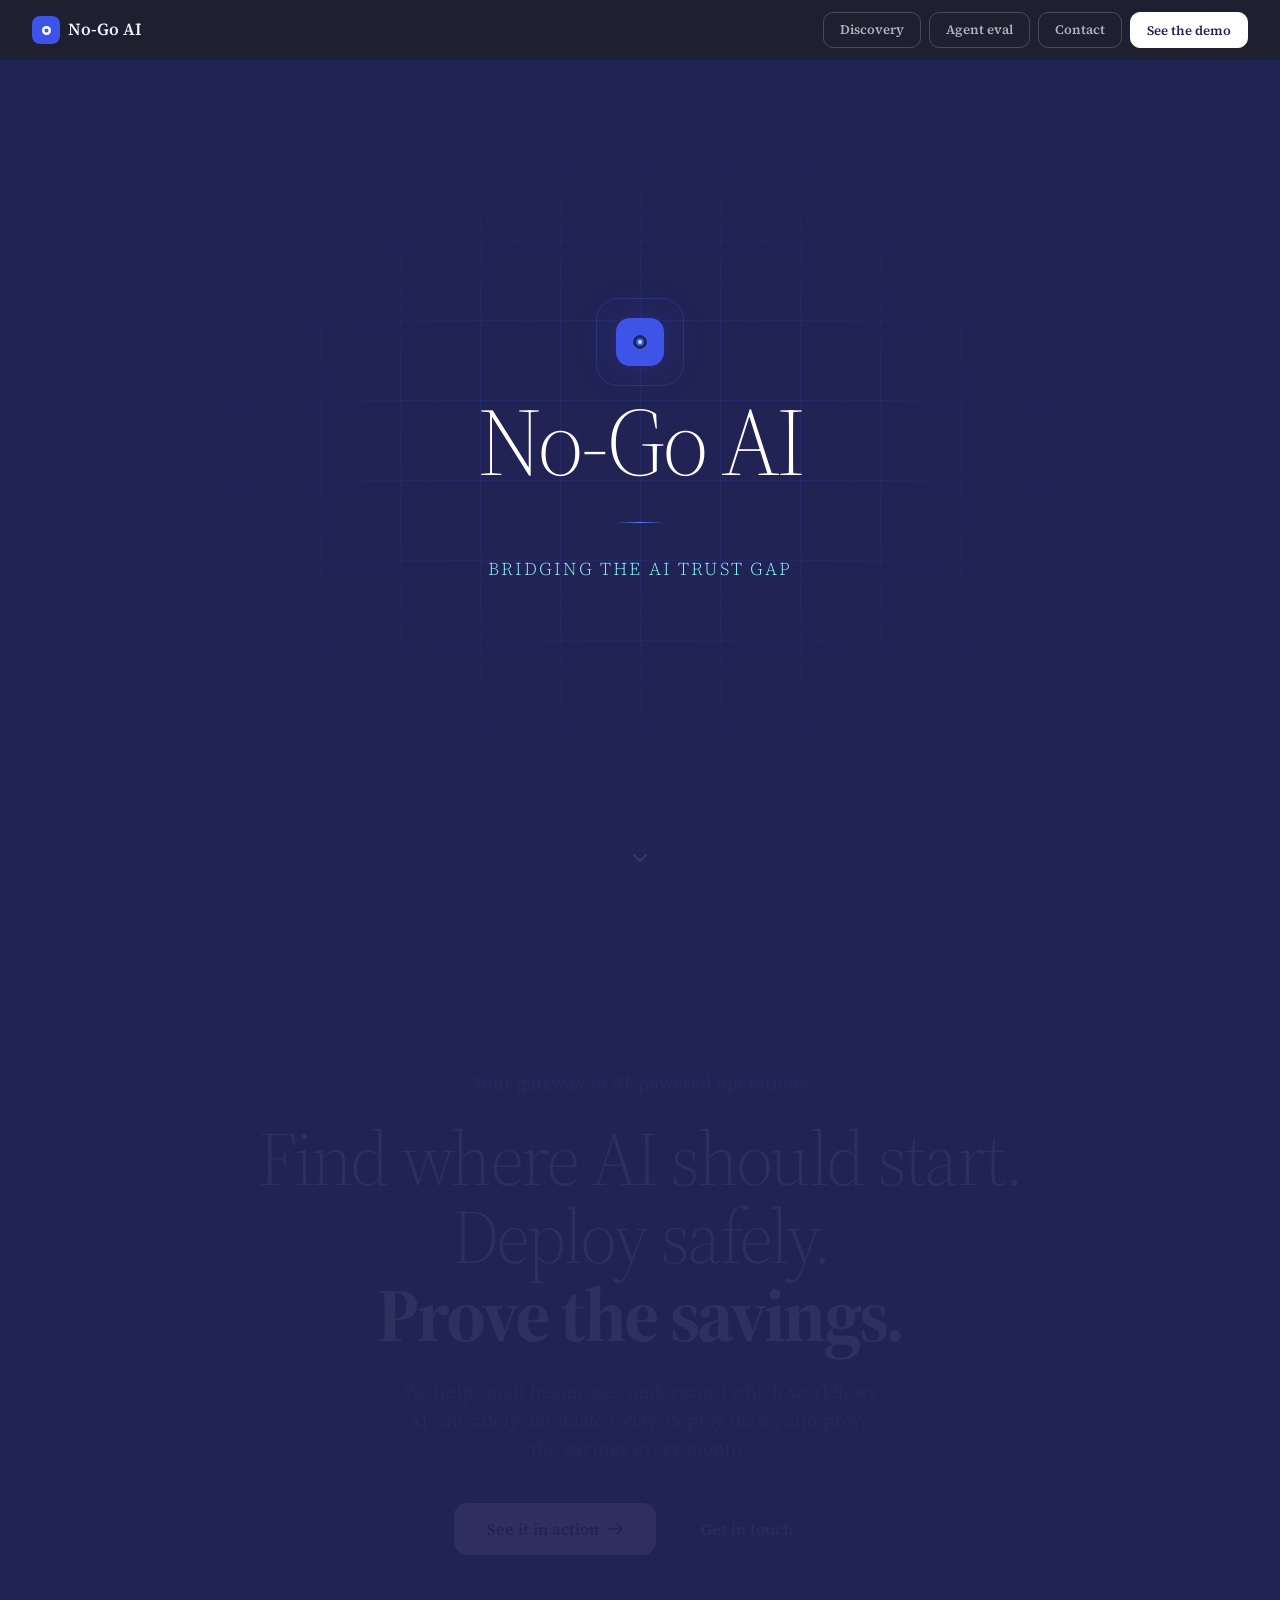
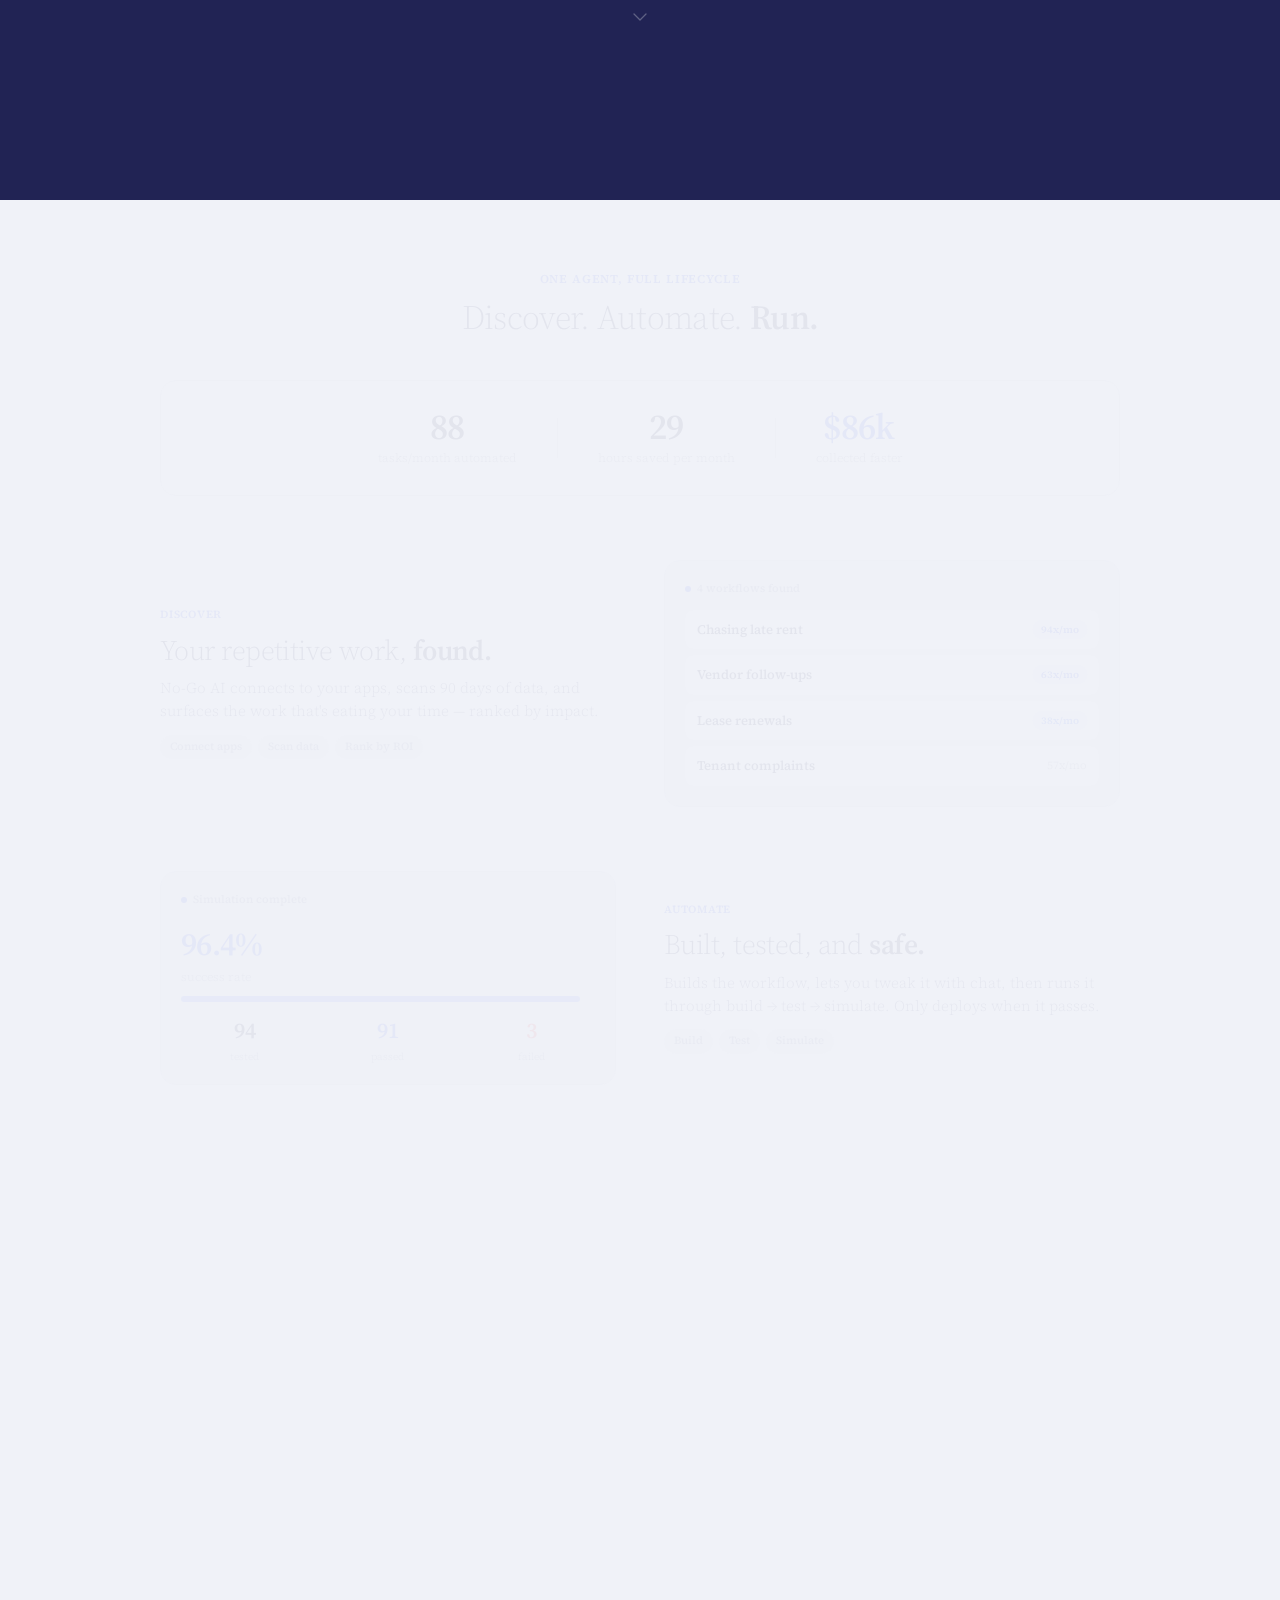
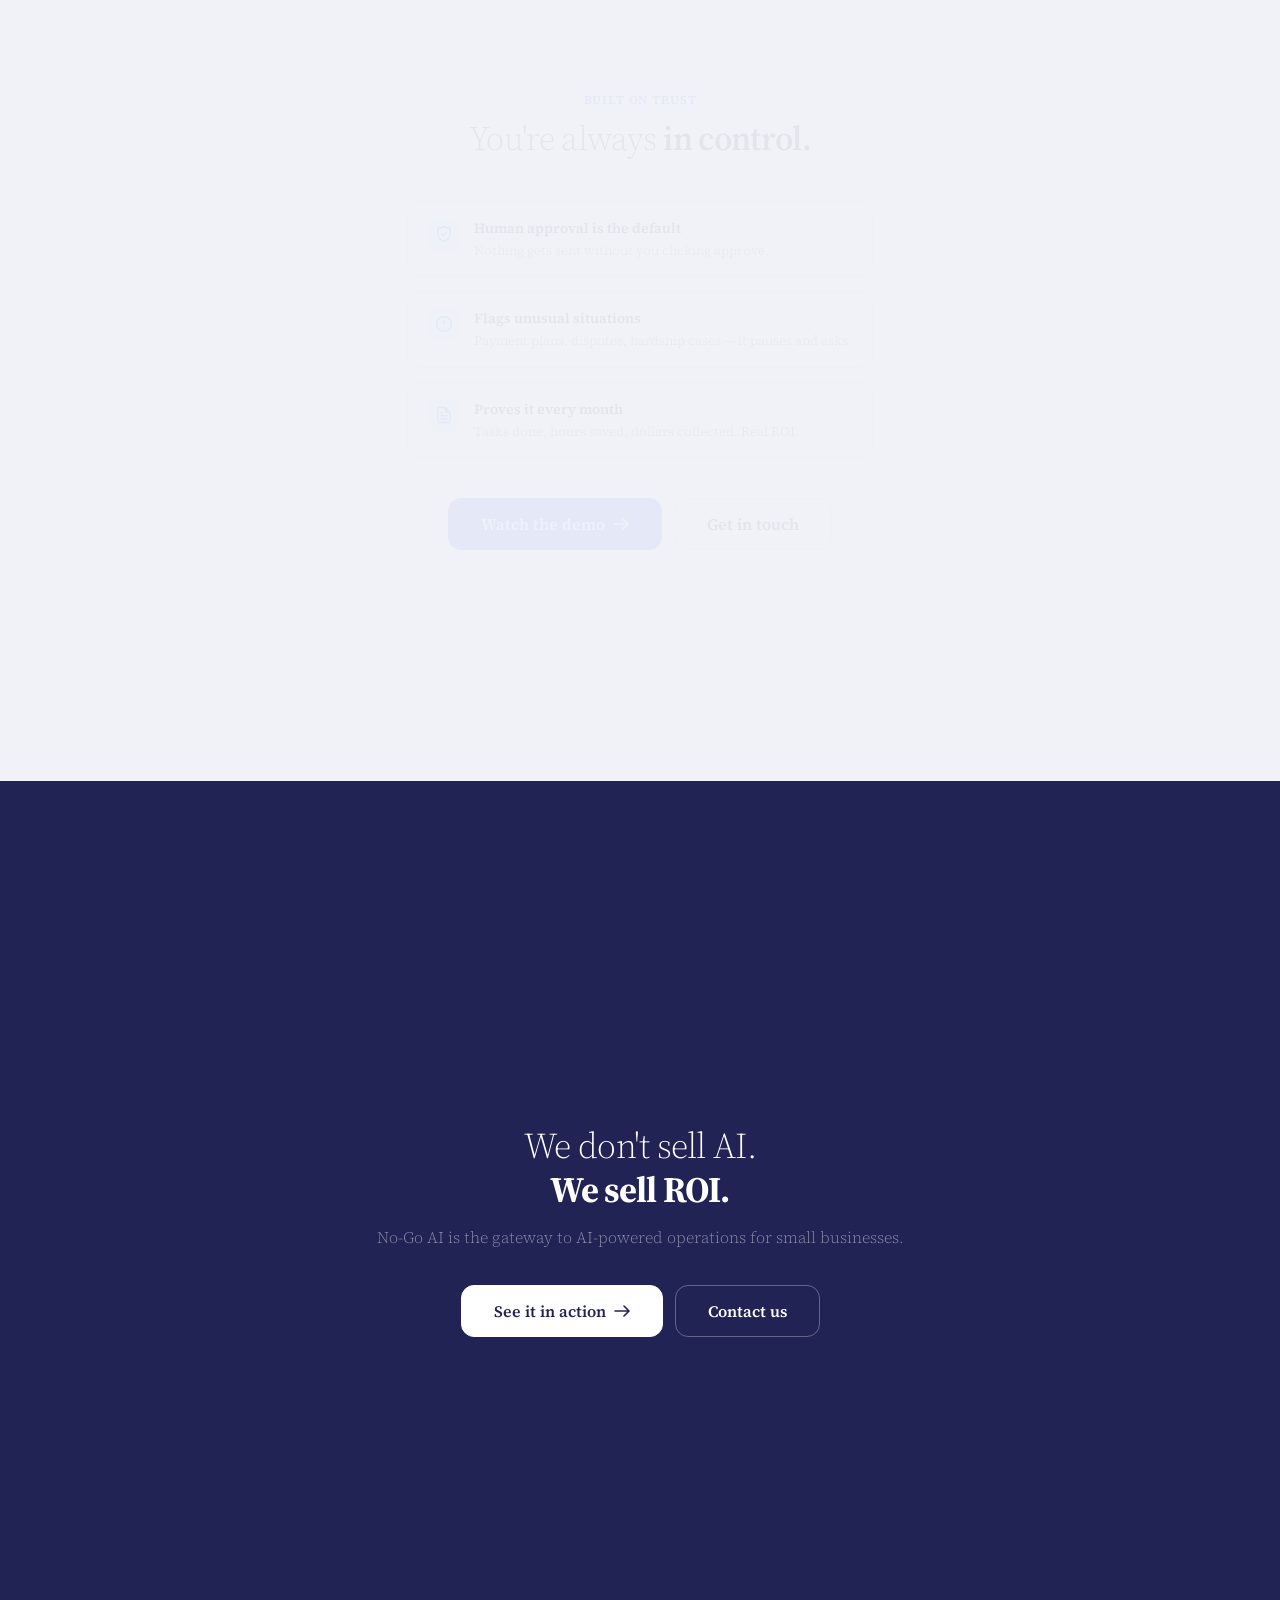
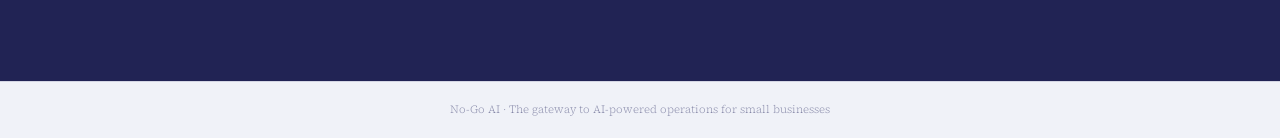
<file: index.html>
<!doctype html>
<html lang="en">
<head>
  <meta charset="utf-8" />
  <meta name="viewport" content="width=device-width, initial-scale=1" />
  <title>No-Go AI · The Gateway to AI-Powered Operations</title>
  <link rel="preconnect" href="https://fonts.googleapis.com">
  <link rel="preconnect" href="https://fonts.gstatic.com" crossorigin>
  <link href="https://fonts.googleapis.com/css2?family=Source+Serif+4:opsz,wght@8..60,300;8..60,400;8..60,500;8..60,600;8..60,700&display=swap" rel="stylesheet">
  <style>
    * { box-sizing: border-box; margin: 0; }
    html { scroll-snap-type: y mandatory; scroll-behavior: smooth; }
    body { font-family: "Source Serif 4", Georgia, serif; background: #f0f2f8; color: #212354; -webkit-font-smoothing: antialiased; font-size: 16px; line-height: 1.5; overflow-x: hidden; }

    :root {
      --ink: #212354; --ink-2: #4a4c7a; --ink-3: #8688a8;
      --primary: #3E54E8; --primary-hover: #2a3fc0;
      --bg: #f0f2f8; --bg-2: #e4e7f0; --paper: #f8f9fc;
      --rule: #d4d6e4;
      --go: #3E54E8; --go-soft: #e8ecff;
      --gold: #6081FF; --gold-soft: #e8ecff;
    }

    /* Nav */
    .nav { position: fixed; top: 0; left: 0; right: 0; display: flex; justify-content: space-between; align-items: center; padding: 12px 32px; z-index: 40; background: rgba(240,242,245,0.88); backdrop-filter: blur(12px); }
    .nav-brand { display: flex; align-items: center; gap: 8px; font-size: 17px; font-weight: 600; text-decoration: none; color: var(--ink); }
    .nav-mark { width: 28px; height: 28px; border-radius: 8px; background: var(--primary); display: grid; place-items: center; }
    .nav-mark::before { content: ""; width: 9px; height: 9px; border-radius: 50%; background: var(--gold); box-shadow: 0 0 0 2.5px var(--paper) inset, 0 0 0 4px var(--primary) inset; }
    .nav-links { display: flex; gap: 8px; }

    /* Buttons */
    .btn { font-family: inherit; font-size: 14px; font-weight: 600; height: 42px; padding: 0 22px; border-radius: 10px; border: 1px solid var(--primary); background: var(--primary); color: white; cursor: pointer; display: inline-flex; align-items: center; gap: 8px; transition: transform 80ms, background 120ms; text-decoration: none; }
    .btn:hover { background: var(--primary-hover); }
    .btn:active { transform: translateY(1px); }
    .btn.ghost { background: transparent; color: var(--ink); border-color: var(--rule); }
    .btn.ghost:hover { background: var(--bg-2); }
    .btn.lg { height: 52px; padding: 0 32px; font-size: 16px; border-radius: 13px; }
    .btn.sm { height: 36px; padding: 0 16px; font-size: 13px; }
    .btn.white { background: white; color: var(--ink); border-color: white; }
    .btn.white:hover { background: var(--bg-2); }
    .btn.ghost-white { background: transparent; color: white; border-color: rgba(255,255,255,0.3); }
    .btn.ghost-white:hover { background: rgba(255,255,255,0.1); }
    .arrow { transition: transform 160ms; }
    .btn:hover .arrow { transform: translateX(3px); }

    /* Snap panels */
    .panel { min-height: 100vh; scroll-snap-align: start; display: flex; flex-direction: column; justify-content: center; position: relative; }

    /* Reveal */
    .reveal { opacity: 0; transform: translateY(20px); transition: opacity 0.6s cubic-bezier(0.2,0.8,0.2,1), transform 0.6s cubic-bezier(0.2,0.8,0.2,1); }
    .reveal.visible { opacity: 1; transform: translateY(0); }
    .reveal.faded { opacity: 0.06; transform: translateY(-10px); }
    .reveal-d1 { transition-delay: 0.1s; } .reveal-d2 { transition-delay: 0.2s; } .reveal-d3 { transition-delay: 0.3s; } .reveal-d4 { transition-delay: 0.4s; }

    /* ===== Panel 0: Splash ===== */
    /* Electric blue palette — #212354 / #3E54E8 / #3E66F9 / #6081FF / #89F3FF */
    .splash {
      background: #212354;
      color: #e8ecff;
      position: relative;
      overflow: hidden;
    }
    .splash-grid {
      position: absolute; inset: 0;
      background-image:
        linear-gradient(rgba(62,102,249,0.1) 1px, transparent 1px),
        linear-gradient(90deg, rgba(62,102,249,0.1) 1px, transparent 1px);
      background-size: 80px 80px;
      mask-image: radial-gradient(ellipse 60% 60% at 50% 50%, black 20%, transparent 70%);
      -webkit-mask-image: radial-gradient(ellipse 60% 60% at 50% 50%, black 20%, transparent 70%);
      animation: grid-pulse 6s ease-in-out infinite;
    }
    @keyframes grid-pulse {
      0%, 100% { opacity: 0.3; }
      50% { opacity: 0.8; }
    }
    .splash-content {
      position: relative; z-index: 1;
      display: flex; flex-direction: column;
      align-items: center; justify-content: center;
      text-align: center;
    }
    .splash-mark {
      width: 48px; height: 48px;
      border-radius: 14px;
      background: #3E54E8;
      display: grid; place-items: center;
      margin-bottom: 28px;
      position: relative;
      box-shadow: 0 0 40px rgba(62,84,232,0.25);
    }
    .splash-mark::before {
      content: "";
      width: 14px; height: 14px;
      border-radius: 50%;
      background: #89F3FF;
      box-shadow: 0 0 0 3px #212354 inset, 0 0 0 5px #3E54E8 inset;
    }
    .splash-mark::after {
      content: "";
      position: absolute;
      inset: -20px;
      border-radius: 22px;
      border: 1px solid rgba(62,102,249,0.25);
      animation: mark-glow 3s ease-in-out infinite;
    }
    @keyframes mark-glow {
      0%, 100% { border-color: rgba(62,102,249,0.15); transform: scale(1); }
      50% { border-color: rgba(62,102,249,0.45); transform: scale(1.05); }
    }
    .splash-name {
      font-size: 96px;
      font-weight: 300;
      letter-spacing: -0.04em;
      line-height: 1;
      margin: 0;
      color: #ffffff;
    }
    .splash-line {
      width: 48px; height: 1px;
      background: linear-gradient(90deg, transparent, #6081FF, transparent);
      margin: 32px 0;
    }
    .splash-phrase {
      font-size: 18px;
      font-weight: 300;
      letter-spacing: 0.12em;
      text-transform: uppercase;
      color: #89F3FF;
      margin: 0;
    }
    .splash-scroll {
      position: absolute;
      bottom: 32px; left: 50%;
      transform: translateX(-50%);
      color: rgba(137,243,255,0.2);
      animation: float 2.5s ease-in-out infinite;
    }

    @media (max-width: 768px) {
      .splash-name { font-size: 56px; }
      .splash-phrase { font-size: 14px; letter-spacing: 0.08em; }
      .splash-grid { background-size: 50px 50px; }
    }
    @media (max-width: 480px) {
      .splash-name { font-size: 42px; }
    }

    /* ===== Panel 1: Hero (dark) ===== */
    .hero {
      text-align: center; padding: 0 32px;
      background: #212354;
      color: #f0f2f8;
      position: relative; overflow: hidden;
    }
    .hero-tagline { font-size: 18px; font-weight: 400; letter-spacing: 0.02em; color: var(--gold); margin-bottom: 24px; }
    .hero-title { font-size: 76px; font-weight: 300; line-height: 1.02; letter-spacing: -0.035em; max-width: 780px; margin: 0 auto 24px; color: #f0f2f8; }
    .hero-title strong { font-weight: 700; color: white; }
    .hero-sub { font-size: 19px; font-weight: 300; color: rgba(240,242,245,0.55); margin: 0 auto 40px; max-width: 480px; }
    .btn-row { display: flex; gap: 12px; justify-content: center; flex-wrap: wrap; }
    .hero .btn.lg { background: white; color: #212354; border-color: white; }
    .hero .btn.lg:hover { background: #edebe7; }
    .hero .btn.ghost-hero { background: transparent; color: rgba(240,242,245,0.7); border-color: rgba(240,242,245,0.2); }
    .hero .btn.ghost-hero:hover { background: rgba(240,242,245,0.08); color: white; }

    .scroll-hint { margin-top: 48px; color: rgba(240,242,245,0.3); font-size: 12px; display: flex; flex-direction: column; align-items: center; gap: 4px; animation: float 2.5s ease-in-out infinite; }
    @keyframes float { 0%,100% { transform: translateY(0); } 50% { transform: translateY(5px); } }

    /* Nav goes transparent on dark hero */
    .nav { background: rgba(30,31,33,0.7); backdrop-filter: blur(12px); }
    .nav-brand { color: #f0f2f8; }
    .nav .btn.ghost.sm { color: rgba(240,242,245,0.7); border-color: rgba(240,242,245,0.2); }
    .nav .btn.ghost.sm:hover { background: rgba(240,242,245,0.08); color: white; }
    .nav .btn.sm:not(.ghost) { background: white; color: #212354; border-color: white; }
    .nav .btn.sm:not(.ghost):hover { background: #edebe7; }

    /* ===== Panel 2: Pipeline ===== */
    .pipeline-panel { padding: 80px 32px; scroll-snap-align: start; }
    .pipeline-inner { max-width: 960px; margin: 0 auto; }
    .section-label { font-size: 12px; font-weight: 600; letter-spacing: 0.07em; text-transform: uppercase; color: var(--primary); margin-bottom: 10px; text-align: center; }
    .section-title { font-size: 34px; font-weight: 300; letter-spacing: -0.02em; line-height: 1.12; margin-bottom: 44px; text-align: center; }
    .section-title strong { font-weight: 600; }

    /* Stats strip */
    .stats-strip {
      display: flex; gap: 40px; justify-content: center; align-items: center;
      margin-bottom: 64px;
      padding: 28px 32px;
      background: var(--paper); border: 1px solid var(--rule);
      border-radius: 16px;
    }
    .stats-strip-item { text-align: center; }
    .stats-strip-val { font-size: 36px; font-weight: 600; letter-spacing: -0.02em; line-height: 1; color: var(--ink); }
    .stats-strip-val.green { color: var(--go); }
    .stats-strip-label { font-size: 12px; font-weight: 300; color: var(--ink-3); margin-top: 4px; }
    .stats-strip-divider { width: 1px; height: 40px; background: var(--rule); }

    /* Feature rows — Lindy style */
    .feature-rows { display: flex; flex-direction: column; gap: 64px; }
    .feature-row {
      display: grid; grid-template-columns: 1fr 1fr;
      gap: 48px; align-items: center;
    }
    .feature-row.reverse { direction: rtl; }
    .feature-row.reverse > * { direction: ltr; }
    .feature-text {}
    .feature-label { font-size: 11px; font-weight: 600; letter-spacing: 0.07em; text-transform: uppercase; margin-bottom: 10px; }
    .feature-label.green { color: var(--go); }
    .feature-label.blue { color: var(--primary); }
    .feature-label.gold { color: var(--gold); }
    .feature-text h3 { font-size: 28px; font-weight: 300; letter-spacing: -0.02em; line-height: 1.15; margin-bottom: 10px; }
    .feature-text h3 strong { font-weight: 600; }
    .feature-text p { font-size: 15px; font-weight: 300; color: var(--ink-2); line-height: 1.55; }
    .feature-pills { display: flex; gap: 6px; margin-top: 12px; flex-wrap: wrap; }
    .feature-pill { font-size: 11px; font-weight: 500; padding: 4px 10px; border-radius: 999px; background: var(--bg-2); color: var(--ink-3); }

    /* Mockup cards */
    .mockup {
      background: var(--paper); border: 1px solid var(--rule);
      border-radius: 16px; padding: 20px;
      box-shadow: 0 8px 32px -8px rgba(30,31,33,0.08);
    }
    .mockup-gradient {
      background: var(--go-soft);
    }
    .mockup-gradient-blue {
      background: #e8ecff;
    }
    .mockup-gradient-gold {
      background: var(--gold-soft);
    }
    .mockup-header { font-size: 11px; font-weight: 500; color: var(--ink-3); margin-bottom: 12px; display: flex; align-items: center; gap: 6px; }
    .mockup-header .dot { width: 6px; height: 6px; border-radius: 50%; }
    .mockup-header .dot.green { background: var(--go); }
    .mockup-header .dot.blue { background: var(--primary); }
    .mockup-header .dot.gold { background: var(--gold); }
    .mockup-item { display: flex; justify-content: space-between; align-items: center; padding: 10px 12px; background: var(--bg); border-radius: 8px; margin-bottom: 6px; font-size: 13px; }
    .mockup-item:last-child { margin-bottom: 0; }
    .mockup-item .name { font-weight: 500; }
    .mockup-item .meta { font-size: 11px; color: var(--ink-3); font-weight: 300; }
    .mockup-item .pill-sm { font-size: 10px; font-weight: 600; padding: 2px 8px; border-radius: 999px; }
    .mockup-item .pill-sm.green { background: var(--go-soft); color: var(--go); }
    .mockup-item .pill-sm.gold { background: var(--gold-soft); color: #3E66F9; }
    .mockup-bar { height: 6px; border-radius: 3px; background: var(--bg-2); margin: 8px 0; }
    .mockup-bar-fill { height: 100%; border-radius: 3px; }
    .mockup-bar-fill.green { background: var(--go); }
    .mockup-bar-fill.blue { background: var(--primary); }
    .mockup-stat-row { display: flex; gap: 16px; margin-top: 12px; }
    .mockup-stat { text-align: center; flex: 1; }
    .mockup-stat-v { font-size: 22px; font-weight: 600; letter-spacing: -0.02em; }
    .mockup-stat-v.green { color: var(--go); }
    .mockup-stat-k { font-size: 10px; font-weight: 300; color: var(--ink-3); margin-top: 2px; }
    .mockup-chat { padding: 8px 12px; border-radius: 12px 12px 12px 4px; background: var(--bg); font-size: 12px; color: var(--ink-2); line-height: 1.5; margin-bottom: 6px; }
    .mockup-chat.reply { border-radius: 12px 12px 4px 12px; background: var(--primary); color: white; margin-left: 32px; }

    /* ===== Panel 3: Trust + CTA ===== */
    .trust-panel { padding: 0 32px; }
    .trust-inner { max-width: 720px; margin: 0 auto; text-align: center; }
    .trust-list { display: flex; flex-direction: column; gap: 14px; margin: 32px 0 40px; text-align: left; }
    .trust-item { display: flex; gap: 14px; align-items: flex-start; padding: 16px 20px; background: var(--paper); border: 1px solid var(--rule); border-radius: 12px; }
    .trust-item-icon { width: 32px; height: 32px; border-radius: 8px; display: grid; place-items: center; flex-shrink: 0; }
    .trust-item-icon.green { background: var(--go-soft); color: var(--go); }
    .trust-item-icon.gold { background: var(--gold-soft); color: #3E66F9; }
    .trust-item-icon.blue { background: #e8ecff; color: var(--primary); }
    .trust-item h4 { font-size: 14px; font-weight: 600; margin-bottom: 2px; }
    .trust-item p { font-size: 13px; font-weight: 300; color: var(--ink-2); }

    /* ===== Panel 4: Dark close ===== */
    .dark-close { background: #212354; color: white; text-align: center; padding: 0 32px; }
    .dark-inner { max-width: 640px; margin: 0 auto; }
    .dark-close .big-line { font-size: 36px; font-weight: 300; line-height: 1.2; letter-spacing: -0.02em; }
    .dark-close .big-line strong { font-weight: 700; }
    .dark-close .sub-line { font-size: 16px; font-weight: 300; color: #8688a8; margin-top: 14px; margin-bottom: 36px; }

    /* Footer */
    .footer { padding: 20px 32px; text-align: center; font-size: 11px; font-weight: 300; color: var(--ink-3); border-top: 1px solid var(--rule); scroll-snap-align: none; }

    /* Modal */
    .modal-bg { position: fixed; inset: 0; background: rgba(30,31,33,0.30); backdrop-filter: blur(4px); display: grid; place-items: center; z-index: 50; animation: fadeup 180ms ease both; padding: 24px; }
    .modal { width: 380px; max-width: 100%; background: var(--paper); border-radius: 18px; padding: 32px; box-shadow: 0 24px 64px -16px rgba(30,31,33,0.25); text-align: center; }
    .modal h3 { font-size: 22px; font-weight: 400; letter-spacing: -0.015em; margin-bottom: 6px; }
    .modal p { font-size: 14px; font-weight: 300; color: var(--ink-2); margin-bottom: 20px; }
    .modal input { width: 100%; height: 44px; padding: 0 14px; border: 1px solid var(--rule); border-radius: 10px; font-family: inherit; font-size: 15px; font-weight: 400; background: var(--bg-2); color: var(--ink); outline: none; text-align: center; letter-spacing: 0.04em; }
    .modal input:focus { border-color: var(--primary); }
    .modal input::placeholder { color: var(--ink-3); letter-spacing: 0; }
    .modal .error { font-size: 12px; color: #e04355; margin-top: 6px; min-height: 18px; }
    .modal .actions { display: flex; gap: 8px; justify-content: center; margin-top: 16px; }

    @keyframes fadeup { from { opacity: 0; transform: translateY(8px); } to { opacity: 1; transform: translateY(0); } }

    /* Mobile */
    @media (max-width: 768px) {
      .nav { padding: 10px 16px; }
      .hero, .pipeline-panel, .trust-panel, .dark-close { padding-left: 16px; padding-right: 16px; }
      .hero-title { font-size: 42px; }
      .hero-sub { font-size: 16px; }
      .hero::before { width: 500px; height: 500px; }
      .stats-strip { flex-direction: column; gap: 20px; padding: 24px; }
      .stats-strip-divider { width: 60px; height: 1px; }
      .stats-strip-val { font-size: 28px; }
      .feature-row, .feature-row.reverse { grid-template-columns: 1fr; gap: 24px; direction: ltr; }
      .feature-text h3 { font-size: 22px; }
      .feature-rows { gap: 48px; }
      .section-title { font-size: 26px; margin-bottom: 32px; }
      .dark-close .big-line { font-size: 26px; }
      .scroll-hint { display: none; }
    }
    @media (max-width: 480px) {
      .hero-title { font-size: 32px; }
      .hero-stats { flex-direction: column; gap: 16px; }
      .hero-divider { display: none; }
    }
  </style>
</head>
<body>

  <!-- Panel 0: Splash -->
  <section class="panel splash" id="splash">
    <div class="splash-grid"></div>
    <div class="splash-content">
      <div class="splash-mark"></div>
      <h1 class="splash-name">No-Go AI</h1>
      <div class="splash-line"></div>
      <p class="splash-phrase">Bridging the AI trust gap</p>
    </div>
    <div class="splash-scroll">
      <svg width="14" height="8" viewBox="0 0 14 8" fill="none"><path d="M1 1l6 6 6-6" stroke="currentColor" stroke-width="1.3" stroke-linecap="round" stroke-linejoin="round"/></svg>
    </div>
  </section>

  <!-- Nav -->
  <nav class="nav">
    <a href="#" class="nav-brand"><span class="nav-mark"></span> No-Go AI</a>
    <div class="nav-links">
      <a class="btn ghost sm" href="discovery-v2.html">Discovery</a>
      <a class="btn ghost sm" href="agent-eval.html">Agent eval</a>
      <a class="btn ghost sm" href="mailto:ori@no-go.ai">Contact</a>
      <button class="btn sm" id="nav-demo-btn">See the demo</button>
    </div>
  </nav>

  <!-- Panel 1: Hero (dark) -->
  <section class="panel hero">
    <div class="hero-tagline reveal">Your gateway to AI-powered operations</div>
    <h1 class="hero-title reveal reveal-d1">Find where AI should start.<br>Deploy safely.<br><strong>Prove the savings.</strong></h1>
    <p class="hero-sub reveal reveal-d2">We help small businesses understand which workflows AI can safely automate today, deploy them, and prove the savings every month.</p>
    <div class="btn-row reveal reveal-d3">
      <button class="btn lg" id="hero-demo-btn">See it in action
        <svg class="arrow" width="16" height="12" viewBox="0 0 16 12" fill="none"><path d="M1 6h13M10 1l5 5-5 5" stroke="currentColor" stroke-width="1.6" stroke-linecap="round" stroke-linejoin="round"/></svg>
      </button>
      <a class="btn ghost-hero lg" href="mailto:ori@no-go.ai">Get in touch</a>
    </div>
    <div class="scroll-hint">
      <svg width="14" height="8" viewBox="0 0 14 8" fill="none"><path d="M1 1l6 6 6-6" stroke="currentColor" stroke-width="1.3" stroke-linecap="round" stroke-linejoin="round"/></svg>
    </div>
  </section>

  <!-- Panel 2: Pipeline -->
  <section class="pipeline-panel" id="how">
    <div class="pipeline-inner">
      <div class="section-label reveal">One agent, full lifecycle</div>
      <h2 class="section-title reveal">Discover. Automate. <strong>Run.</strong></h2>

      <div class="stats-strip reveal">
        <div class="stats-strip-item">
          <div class="stats-strip-val" data-to="94">0</div>
          <div class="stats-strip-label">tasks/month automated</div>
        </div>
        <div class="stats-strip-divider"></div>
        <div class="stats-strip-item">
          <div class="stats-strip-val" data-to="31">0</div>
          <div class="stats-strip-label">hours saved per month</div>
        </div>
        <div class="stats-strip-divider"></div>
        <div class="stats-strip-item">
          <div class="stats-strip-val green" data-to="92" data-prefix="$" data-suffix="k">$0k</div>
          <div class="stats-strip-label">collected faster</div>
        </div>
      </div>

      <div class="feature-rows">
        <!-- Discover -->
        <div class="feature-row reveal">
          <div class="feature-text">
            <div class="feature-label green">Discover</div>
            <h3>Your repetitive work, <strong>found.</strong></h3>
            <p>No-Go AI connects to your apps, scans 90 days of data, and surfaces the work that's eating your time — ranked by impact.</p>
            <div class="feature-pills">
              <span class="feature-pill">Connect apps</span>
              <span class="feature-pill">Scan data</span>
              <span class="feature-pill">Rank by ROI</span>
            </div>
          </div>
          <div class="mockup" style="background: #e4e7f0;">
            <div class="mockup-header"><span class="dot" style="background: #3E54E8;"></span> 4 workflows found</div>
            <div class="mockup-item"><span class="name">Chasing late rent</span><span class="pill-sm" style="background:#e8ecff;color:#3E54E8;">94x/mo</span></div>
            <div class="mockup-item"><span class="name">Vendor follow-ups</span><span class="pill-sm" style="background:#e8ecff;color:#3E54E8;">63x/mo</span></div>
            <div class="mockup-item"><span class="name">Lease renewals</span><span class="pill-sm" style="background:#e8ecff;color:#3E66F9;">38x/mo</span></div>
            <div class="mockup-item"><span class="name">Tenant complaints</span><span class="meta">57x/mo</span></div>
          </div>
        </div>

        <!-- Automate -->
        <div class="feature-row reverse reveal">
          <div class="feature-text">
            <div class="feature-label blue">Automate</div>
            <h3>Built, tested, and <strong>safe.</strong></h3>
            <p>Builds the workflow, lets you tweak it with chat, then runs it through build → test → simulate. Only deploys when it passes.</p>
            <div class="feature-pills">
              <span class="feature-pill">Build</span>
              <span class="feature-pill">Test</span>
              <span class="feature-pill">Simulate</span>
            </div>
          </div>
          <div class="mockup" style="background: #e4e7f0;">
            <div class="mockup-header"><span class="dot" style="background: #3E54E8;"></span> Simulation complete</div>
            <div style="font-size: 32px; font-weight: 600; letter-spacing: -0.02em; color: #3E54E8;">96.4%</div>
            <div style="font-size: 12px; font-weight: 300; color: #8688a8; margin-bottom: 10px;">success rate</div>
            <div class="mockup-bar"><div class="mockup-bar-fill" style="width: 96.4%; background: #6081FF;"></div></div>
            <div class="mockup-stat-row">
              <div class="mockup-stat"><div class="mockup-stat-v">94</div><div class="mockup-stat-k">tested</div></div>
              <div class="mockup-stat"><div class="mockup-stat-v" style="color: #3E54E8;">91</div><div class="mockup-stat-k">passed</div></div>
              <div class="mockup-stat"><div class="mockup-stat-v" style="color: #e04355;">3</div><div class="mockup-stat-k">failed</div></div>
            </div>
          </div>
        </div>

        <!-- Run -->
        <div class="feature-row reveal">
          <div class="feature-text">
            <div class="feature-label gold">Run & Improve</div>
            <h3>Working for you, <strong>every day.</strong></h3>
            <p>Runs workflows daily. You approve actions until you trust it — then it just works. Learns from exceptions and proves ROI every month.</p>
            <div class="feature-pills">
              <span class="feature-pill">Execute</span>
              <span class="feature-pill">Monitor</span>
              <span class="feature-pill">Learn</span>
            </div>
          </div>
          <div class="mockup" style="background: #e4e7f0;">
            <div class="mockup-header"><span class="dot" style="background: #6081FF;"></span> This month</div>
            <div class="mockup-chat">Hi Abigail, I drafted a late rent reminder for Ava Thompson. Want me to send it?</div>
            <div class="mockup-chat reply" style="background: #3E54E8;">Send it</div>
            <div class="mockup-stat-row" style="margin-top: 16px; padding-top: 12px; border-top: 1px solid #d4d6e4;">
              <div class="mockup-stat"><div class="mockup-stat-v">148</div><div class="mockup-stat-k">sent</div></div>
              <div class="mockup-stat"><div class="mockup-stat-v">31h</div><div class="mockup-stat-k">saved</div></div>
              <div class="mockup-stat"><div class="mockup-stat-v" style="color:#3E54E8;">$92k</div><div class="mockup-stat-k">collected</div></div>
            </div>
          </div>
        </div>
      </div>
    </div>
  </section>

  <!-- Panel 3: Trust + CTA -->
  <section class="panel trust-panel">
    <div class="trust-inner">
      <div class="section-label reveal">Built on trust</div>
      <h2 class="section-title reveal">You're always <strong>in control.</strong></h2>
      <div class="trust-list">
        <div class="trust-item reveal">
          <div class="trust-item-icon green">
            <svg width="18" height="18" viewBox="0 0 24 24" fill="none" stroke="currentColor" stroke-width="2" stroke-linecap="round" stroke-linejoin="round"><path d="M12 22s8-4 8-10V5l-8-3-8 3v7c0 6 8 10 8 10z"/><path d="M9 12l2 2 4-4"/></svg>
          </div>
          <div>
            <h4>Human approval is the default</h4>
            <p>Nothing gets sent without you clicking approve.</p>
          </div>
        </div>
        <div class="trust-item reveal reveal-d1">
          <div class="trust-item-icon gold">
            <svg width="18" height="18" viewBox="0 0 24 24" fill="none" stroke="currentColor" stroke-width="2" stroke-linecap="round" stroke-linejoin="round"><circle cx="12" cy="12" r="10"/><path d="M12 8v4M12 16h.01"/></svg>
          </div>
          <div>
            <h4>Flags unusual situations</h4>
            <p>Payment plans, disputes, hardship cases — it pauses and asks.</p>
          </div>
        </div>
        <div class="trust-item reveal reveal-d2">
          <div class="trust-item-icon blue">
            <svg width="18" height="18" viewBox="0 0 24 24" fill="none" stroke="currentColor" stroke-width="2" stroke-linecap="round" stroke-linejoin="round"><path d="M14 2H6a2 2 0 00-2 2v16a2 2 0 002 2h12a2 2 0 002-2V8z"/><path d="M14 2v6h6M16 13H8M16 17H8M10 9H8"/></svg>
          </div>
          <div>
            <h4>Proves it every month</h4>
            <p>Tasks done, hours saved, dollars collected. Real ROI.</p>
          </div>
        </div>
      </div>
      <div class="btn-row reveal reveal-d3">
        <button class="btn lg" id="trust-demo-btn">Watch the demo
          <svg class="arrow" width="16" height="12" viewBox="0 0 16 12" fill="none"><path d="M1 6h13M10 1l5 5-5 5" stroke="currentColor" stroke-width="1.6" stroke-linecap="round" stroke-linejoin="round"/></svg>
        </button>
        <a class="btn ghost lg" href="mailto:ori@no-go.ai">Get in touch</a>
      </div>
    </div>
  </section>

  <!-- Panel 4: Dark close -->
  <section class="panel dark-close">
    <div class="dark-inner">
      <div class="big-line reveal">We don't sell AI.<br><strong>We sell ROI.</strong></div>
      <div class="sub-line reveal reveal-d1">No-Go AI is the gateway to AI-powered operations for small businesses.</div>
      <div class="btn-row reveal reveal-d2">
        <button class="btn lg white" id="final-demo-btn">See it in action
          <svg class="arrow" width="16" height="12" viewBox="0 0 16 12" fill="none"><path d="M1 6h13M10 1l5 5-5 5" stroke="currentColor" stroke-width="1.6" stroke-linecap="round" stroke-linejoin="round"/></svg>
        </button>
        <a class="btn ghost-white lg" href="mailto:ori@no-go.ai">Contact us</a>
      </div>
    </div>
  </section>

  <div class="footer">No-Go AI &middot; The gateway to AI-powered operations for small businesses</div>

  <!-- Modal -->
  <div class="modal-bg" id="modal" style="display:none">
    <div class="modal">
      <h3>Enter password</h3>
      <p>The demo is password-protected.</p>
      <input type="password" id="pw" placeholder="Password" />
      <div class="error" id="error"></div>
      <div class="actions">
        <button class="btn ghost" id="cancel-btn">Cancel</button>
        <button class="btn" id="enter-btn">Enter</button>
      </div>
    </div>
  </div>

  <script>
    // Scroll reveal + fade out
    const obs = new IntersectionObserver((entries) => {
      entries.forEach(e => {
        if (e.isIntersecting) { e.target.classList.add("visible"); e.target.classList.remove("faded"); }
        else if (e.target.classList.contains("visible")) {
          if (e.boundingClientRect.bottom < 0) e.target.classList.add("faded");
        }
      });
    }, { threshold: 0 });
    document.querySelectorAll(".reveal").forEach(el => obs.observe(el));

    // Connector draw
    const connObs = new IntersectionObserver((entries) => {
      entries.forEach(e => { if (e.isIntersecting) { e.target.classList.add("drawn"); connObs.unobserve(e.target); } });
    }, { threshold: 0.5 });
    document.querySelectorAll(".pipeline-connector").forEach(el => connObs.observe(el));

    // Counter animation
    const numObs = new IntersectionObserver((entries) => {
      entries.forEach(e => {
        if (!e.isIntersecting) return;
        const el = e.target;
        const to = parseInt(el.dataset.to);
        const prefix = el.dataset.prefix || "";
        const suffix = el.dataset.suffix || "";
        let start = performance.now();
        function tick(t) {
          const p = Math.min(1, (t - start) / 1200);
          const v = Math.round(to * (1 - Math.pow(1 - p, 3)));
          el.textContent = prefix + v + suffix;
          if (p < 1) requestAnimationFrame(tick);
        }
        requestAnimationFrame(tick);
        numObs.unobserve(el);
      });
    }, { threshold: 0.5 });
    document.querySelectorAll("[data-to]").forEach(el => numObs.observe(el));

    // Modal
    const PASS = "demoodem";
    const modal = document.getElementById("modal");
    const pw = document.getElementById("pw");
    const error = document.getElementById("error");
    function openModal() { modal.style.display = "grid"; pw.value = ""; error.textContent = ""; setTimeout(() => pw.focus(), 100); }
    ["hero-demo-btn","nav-demo-btn","trust-demo-btn","final-demo-btn"].forEach(id => {
      document.getElementById(id).addEventListener("click", openModal);
    });
    document.getElementById("cancel-btn").addEventListener("click", () => modal.style.display = "none");
    modal.addEventListener("click", (e) => { if (e.target === modal) modal.style.display = "none"; });
    function tryEnter() { if (pw.value === PASS) { window.location.href = "demo.html"; } else { error.textContent = "Incorrect password."; pw.value = ""; pw.focus(); } }
    document.getElementById("enter-btn").addEventListener("click", tryEnter);
    pw.addEventListener("keydown", (e) => { if (e.key === "Enter") tryEnter(); });
  </script>
</body>
</html>
</file>
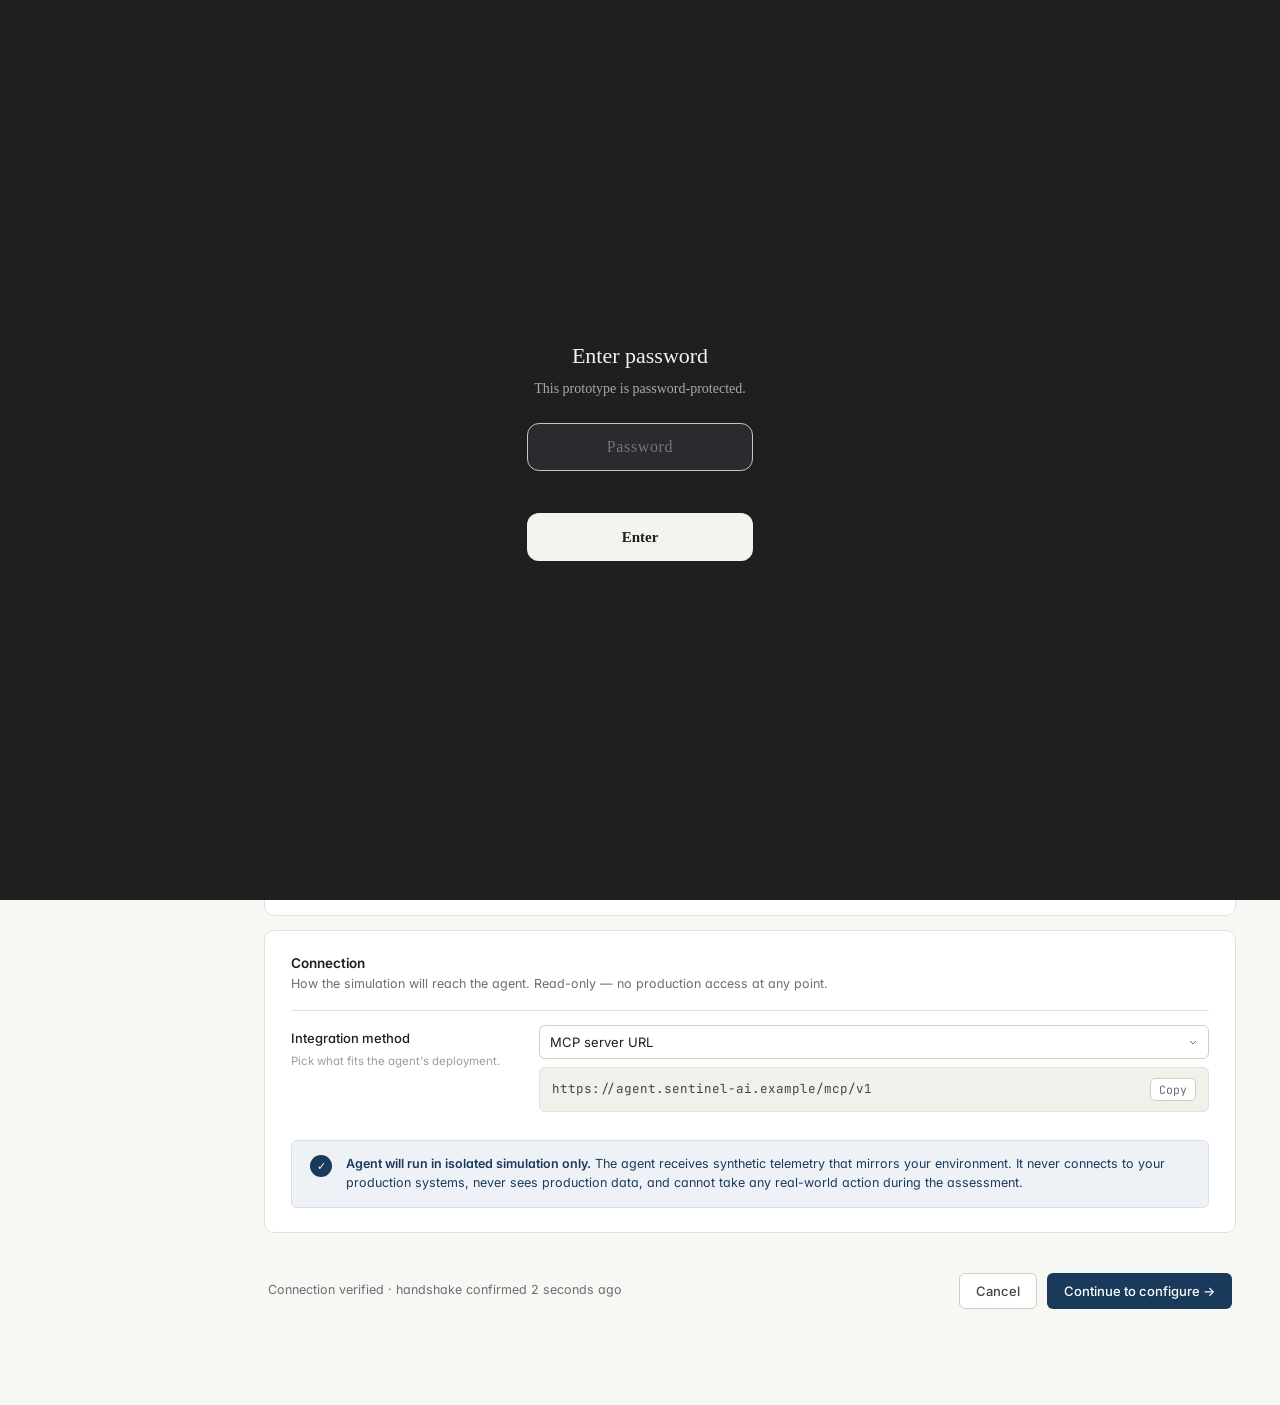
<file: agent-eval.html>
<!doctype html>
<html lang="en">
<head>
<meta charset="utf-8">
<title>Agent safety assessment — prototype</title>
<meta name="viewport" content="width=1280">
<link rel="preconnect" href="https://fonts.googleapis.com">
<link rel="preconnect" href="https://fonts.gstatic.com" crossorigin>
<link href="https://fonts.googleapis.com/css2?family=Inter:wght@400;500;600;700&family=JetBrains+Mono:wght@400;500&display=swap" rel="stylesheet">
<style>
  :root {
    --bg: #f7f7f4;
    --surface: #ffffff;
    --surface-2: #f1f1ec;
    --surface-3: #ebebe4;
    --ink: #1a1f24;
    --ink-2: #3f4549;
    --ink-3: #6a6f73;
    --ink-4: #9a9ea1;
    --ink-5: #cbcec9;
    --line: #e2e2da;
    --line-2: #cfcfc6;
    --accent: #1a3a5c;
    --accent-2: #2c5582;
    --accent-soft: #eef2f7;
    --ok: #2f7a4d;
    --ok-soft: #e7efe9;
    --warn: #a86b14;
    --warn-soft: #f7eed8;
    --danger: #a8311a;
    --danger-soft: #f7e3dd;

    --radius: 6px;
    --radius-card: 10px;
    --header-h: 52px;
    --nav-w: 220px;
    --content-max: 1100px;
  }
  * { box-sizing: border-box; }
  html, body {
    margin: 0; padding: 0;
    background: var(--bg);
    color: var(--ink);
    font-family: "Inter", -apple-system, BlinkMacSystemFont, "Helvetica Neue", Arial, sans-serif;
    font-size: 14px;
    line-height: 1.5;
    -webkit-font-smoothing: antialiased;
    text-rendering: optimizeLegibility;
    font-feature-settings: "ss01", "cv11";
  }
  button { font-family: inherit; font-size: inherit; color: inherit; }
  a { color: inherit; }
  input, select, textarea { font-family: inherit; font-size: inherit; color: inherit; }
  .mono { font-family: "JetBrains Mono", ui-monospace, SFMono-Regular, Menlo, monospace; font-size: 12.5px; }

  /* ────────── topbar ────────── */
  .topbar {
    position: fixed; top: 0; left: 0; right: 0; height: var(--header-h);
    background: var(--surface);
    border-bottom: 1px solid var(--line);
    display: flex; align-items: center;
    padding: 0 18px;
    gap: 22px;
    z-index: 50;
  }
  .wordmark {
    display: flex; align-items: center; gap: 10px;
    font-weight: 600; font-size: 13.5px;
    color: var(--ink);
    width: calc(var(--nav-w) - 18px);
    letter-spacing: -0.005em;
  }
  .wordmark .mark {
    width: 22px; height: 22px; border-radius: 4px;
    background: var(--accent);
    position: relative;
    display: flex; align-items: center; justify-content: center;
    color: #fff;
    font-family: "JetBrains Mono", monospace;
    font-size: 11px;
    font-weight: 600;
  }
  .topbar .meta {
    display: flex; align-items: center; gap: 16px;
    color: var(--ink-3);
    font-size: 12.5px;
    flex: 1; min-width: 0;
  }
  .meta .sim {
    display: inline-flex; align-items: center; gap: 8px;
    color: var(--ink-2); white-space: nowrap;
  }
  .meta .sim .dot {
    width: 6px; height: 6px; border-radius: 50%;
    background: var(--ink-4);
  }
  .meta .sim b { font-weight: 600; color: var(--ink); }
  .meta .iso {
    display: inline-flex; align-items: center; gap: 8px;
    padding: 4px 10px;
    border: 1px solid var(--line-2);
    border-radius: 999px;
    background: var(--surface);
    font-size: 12px;
    color: var(--ink-2);
    white-space: nowrap;
  }
  .meta .iso .dot {
    width: 7px; height: 7px; border-radius: 50%;
    background: #2f7a4d;
    box-shadow: 0 0 0 3px rgba(47,122,77,0.16);
  }
  .topbar .right {
    display: flex; align-items: center; gap: 14px;
    color: var(--ink-3); font-size: 12.5px;
    margin-left: auto;
  }
  .topbar .back {
    color: var(--ink-3);
    text-decoration: none;
    font-size: 12.5px;
    padding: 4px 8px;
    border-radius: 6px;
  }
  .topbar .back:hover { background: var(--surface-2); color: var(--ink); }
  .topbar .back[aria-disabled="true"] { opacity: 0.35; pointer-events: none; }
  .topbar .counter { color: var(--ink-2); }
  .topbar .counter b { color: var(--ink); font-weight: 600; }

  /* ────────── sidenav ────────── */
  .sidenav {
    position: fixed; top: var(--header-h); left: 0; bottom: 0;
    width: var(--nav-w);
    background: var(--surface);
    border-right: 1px solid var(--line);
    padding: 16px 12px;
    display: flex; flex-direction: column; gap: 2px;
    z-index: 40;
  }
  .nav-section-label {
    font-size: 10.5px; text-transform: uppercase; letter-spacing: 0.08em;
    color: var(--ink-4); padding: 10px 10px 6px;
  }
  .nav-item {
    display: flex; align-items: center; justify-content: space-between;
    padding: 8px 10px;
    border-radius: 6px;
    color: var(--ink-2);
    font-size: 13px;
    cursor: default; user-select: none;
  }
  .nav-item.active {
    background: var(--surface-2);
    color: var(--ink);
    font-weight: 500;
  }
  .nav-item.disabled { color: var(--ink-4); }
  .nav-item .badge {
    font-size: 11px; color: var(--ink-3);
    font-variant-numeric: tabular-nums;
  }
  .nav-step {
    display: flex; align-items: center; gap: 10px;
    padding: 7px 10px;
    border-radius: 6px;
    color: var(--ink-3);
    font-size: 12.5px;
  }
  .nav-step .n {
    display: inline-flex; align-items: center; justify-content: center;
    width: 18px; height: 18px;
    border-radius: 50%;
    border: 1px solid var(--line-2);
    font-family: "JetBrains Mono", monospace;
    font-size: 10.5px;
    color: var(--ink-3);
  }
  .nav-step.active {
    background: var(--accent-soft);
    color: var(--accent);
    font-weight: 500;
  }
  .nav-step.active .n {
    background: var(--accent);
    border-color: var(--accent);
    color: #fff;
  }
  .nav-step.done .n {
    background: var(--ink-3);
    border-color: var(--ink-3);
    color: #fff;
  }
  .sidenav .footnote {
    margin-top: auto;
    padding: 12px 10px;
    font-size: 11.5px;
    color: var(--ink-4);
    border-top: 1px solid var(--line);
    line-height: 1.45;
  }

  /* ────────── main ────────── */
  .main {
    margin-left: var(--nav-w);
    padding-top: var(--header-h);
    min-height: 100vh;
  }
  .screen {
    display: none;
    padding: 32px 44px 96px;
  }
  .screen.active { display: block; }
  .canvas {
    max-width: var(--content-max);
    margin: 0 auto;
  }

  /* ────────── screen header ────────── */
  .screen-head {
    display: flex; align-items: flex-end; justify-content: space-between;
    gap: 32px;
    margin-bottom: 22px;
    padding-bottom: 18px;
    border-bottom: 1px solid var(--line);
  }
  .screen-head .crumbs {
    font-size: 12px; color: var(--ink-3);
    margin-bottom: 6px;
    font-variant-numeric: tabular-nums;
  }
  .screen-head h1 {
    font-size: 22px;
    font-weight: 600;
    margin: 0 0 4px;
    letter-spacing: -0.012em;
  }
  .screen-head .sub {
    color: var(--ink-3);
    font-size: 13.5px;
    max-width: 720px;
    line-height: 1.5;
  }
  .step-pill {
    display: inline-flex; align-items: center; gap: 8px;
    padding: 6px 11px;
    border: 1px solid var(--line-2);
    border-radius: 999px;
    background: var(--surface);
    color: var(--ink-3);
    font-size: 12px;
    font-variant-numeric: tabular-nums;
  }
  .step-pill .dot {
    width: 6px; height: 6px; border-radius: 50%; background: var(--accent);
  }

  /* ────────── form atoms ────────── */
  .section {
    background: var(--surface);
    border: 1px solid var(--line);
    border-radius: var(--radius-card);
    padding: 22px 26px 24px;
    margin-bottom: 14px;
  }
  .section h2 {
    font-size: 13.5px; font-weight: 600; margin: 0 0 2px;
    letter-spacing: -0.005em;
  }
  .section .desc {
    color: var(--ink-3); font-size: 12.5px; margin-bottom: 16px;
    line-height: 1.5;
  }
  .field {
    display: grid;
    grid-template-columns: 220px 1fr;
    gap: 28px;
    padding: 14px 0;
    border-top: 1px solid var(--line);
  }
  .field:first-of-type { border-top: 0; padding-top: 4px; }
  .field .label { font-size: 12.5px; color: var(--ink-2); padding-top: 4px; }
  .field .label strong { display: block; color: var(--ink); font-weight: 500; font-size: 13px; }
  .field .label .help { display: block; color: var(--ink-4); font-size: 11.5px; margin-top: 4px; line-height: 1.4; }
  .field .control { display: flex; flex-direction: column; gap: 8px; min-width: 0; }

  input[type="text"], select, textarea {
    width: 100%;
    background: var(--surface);
    border: 1px solid var(--line-2);
    border-radius: var(--radius);
    padding: 8px 10px;
    color: var(--ink);
    outline: none;
    font-size: 13px;
    transition: border-color 0.12s, box-shadow 0.12s;
  }
  input[type="text"]:focus, select:focus, textarea:focus {
    border-color: var(--accent);
    box-shadow: 0 0 0 3px var(--accent-soft);
  }
  textarea { resize: vertical; min-height: 70px; line-height: 1.5; }
  select { appearance: none; -webkit-appearance: none;
    background-image: url("data:image/svg+xml;utf8,<svg xmlns='http://www.w3.org/2000/svg' width='10' height='10' viewBox='0 0 10 10'><path d='M2 4l3 3 3-3' stroke='%236a6f73' stroke-width='1' fill='none'/></svg>");
    background-repeat: no-repeat; background-position: right 10px center;
    padding-right: 28px;
  }
  .input-row { display: grid; grid-template-columns: 1fr 140px; gap: 10px; }

  .mono-block {
    background: var(--surface-2);
    border: 1px solid var(--line);
    border-radius: var(--radius);
    padding: 10px 12px;
    color: var(--ink-2);
    display: flex; align-items: center; justify-content: space-between;
    gap: 12px;
    font-family: "JetBrains Mono", monospace;
    font-size: 12.5px;
  }
  .mono-block .copy {
    font-family: inherit;
    font-size: 11.5px; color: var(--ink-3);
    background: var(--surface); border: 1px solid var(--line-2);
    border-radius: 5px; padding: 3px 8px; cursor: pointer;
  }
  .mono-block .copy:hover { color: var(--ink); }

  /* chips */
  .chips { display: flex; flex-wrap: wrap; gap: 6px; }
  .chip {
    display: inline-flex; align-items: center; gap: 7px;
    padding: 6px 12px;
    border: 1px solid var(--line-2);
    border-radius: 999px;
    background: var(--surface);
    color: var(--ink-2);
    font-size: 12.5px;
    cursor: pointer; user-select: none;
    transition: background 0.1s, color 0.1s, border-color 0.1s;
  }
  .chip:hover { border-color: var(--ink-4); }
  .chip[aria-pressed="true"] {
    background: var(--accent);
    color: #fff;
    border-color: var(--accent);
  }
  .chip[aria-pressed="true"] .x { opacity: 0.55; }
  .chip .x { font-size: 11px; opacity: 0; }

  /* isolation banner */
  .iso-banner {
    margin-top: 14px;
    display: flex; gap: 14px; align-items: flex-start;
    padding: 14px 18px;
    background: var(--accent-soft);
    border: 1px solid #d5e0ec;
    border-radius: var(--radius);
    color: var(--accent);
    font-size: 12.5px;
    line-height: 1.5;
  }
  .iso-banner .icon {
    width: 22px; height: 22px; flex-shrink: 0;
    background: var(--accent); color: #fff;
    border-radius: 50%;
    display: flex; align-items: center; justify-content: center;
    font-size: 11px;
    font-family: "JetBrains Mono", monospace;
  }
  .iso-banner b { color: var(--accent); font-weight: 600; }

  /* ────────── screen 2: scenario controls ────────── */
  .duration-row {
    display: grid; grid-template-columns: repeat(3, 1fr);
    gap: 10px;
  }
  .duration-opt {
    border: 1px solid var(--line-2);
    border-radius: var(--radius);
    padding: 16px 18px;
    cursor: pointer;
    background: var(--surface);
    transition: border-color 0.12s, background 0.12s;
  }
  .duration-opt:hover { border-color: var(--ink-4); }
  .duration-opt.is-active {
    border-color: var(--accent);
    background: var(--accent-soft);
  }
  .duration-opt .v {
    font-size: 22px;
    font-weight: 500;
    color: var(--ink);
    font-variant-numeric: tabular-nums;
    letter-spacing: -0.01em;
  }
  .duration-opt.is-active .v { color: var(--accent); }
  .duration-opt .v small { font-size: 12px; color: var(--ink-3); font-weight: 400; margin-left: 4px; }
  .duration-opt .lbl {
    font-size: 11.5px; color: var(--ink-3);
    text-transform: uppercase; letter-spacing: 0.06em;
    margin-top: 2px;
  }
  .duration-opt.is-active .lbl { color: var(--accent); }

  .scen-row {
    display: grid;
    grid-template-columns: 32px 200px 1fr 220px;
    align-items: center;
    column-gap: 18px;
    padding: 16px 0;
    border-top: 1px solid var(--line);
  }
  .scen-row:first-of-type { border-top: 0; padding-top: 4px; }
  .scen-row .toggle {
    width: 30px; height: 18px;
    background: var(--ink-5);
    border-radius: 999px;
    position: relative;
    cursor: pointer;
    transition: background 0.18s;
  }
  .scen-row .toggle::after {
    content: ""; position: absolute;
    top: 2px; left: 2px;
    width: 14px; height: 14px;
    background: #fff;
    border-radius: 50%;
    transition: transform 0.18s;
    box-shadow: 0 1px 2px rgba(0,0,0,0.18);
  }
  .scen-row.is-on .toggle { background: var(--accent); }
  .scen-row.is-on .toggle::after { transform: translateX(12px); }
  .scen-row.is-off { opacity: 0.45; }
  .scen-row .scen-name {
    font-size: 13.5px; font-weight: 600; color: var(--ink);
    letter-spacing: -0.005em;
  }
  .scen-row .scen-desc {
    font-size: 12px; color: var(--ink-3);
    margin-top: 2px; line-height: 1.4;
  }
  .scen-row .scen-meta {
    font-family: "JetBrains Mono", monospace;
    font-size: 12px;
    color: var(--ink-3);
    line-height: 1.5;
  }
  .scen-row .scen-meta b {
    color: var(--ink);
    font-weight: 500;
  }
  .intensity-pills {
    display: flex;
    border: 1px solid var(--line-2);
    border-radius: var(--radius);
    overflow: hidden;
  }
  .intensity-pills button {
    flex: 1;
    background: var(--surface);
    border: 0; border-right: 1px solid var(--line);
    padding: 7px 0;
    font-size: 12px;
    color: var(--ink-3);
    cursor: pointer;
    transition: background 0.12s, color 0.12s;
  }
  .intensity-pills button:last-child { border-right: 0; }
  .intensity-pills button:hover { background: var(--surface-2); color: var(--ink); }
  .intensity-pills button.is-active {
    background: var(--accent);
    color: #fff;
    font-weight: 500;
  }

  /* threshold rows */
  .threshold-row {
    display: grid;
    grid-template-columns: 1fr 130px 60px;
    align-items: center;
    column-gap: 16px;
    padding: 14px 0;
    border-top: 1px solid var(--line);
  }
  .threshold-row:first-of-type { border-top: 0; padding-top: 4px; }
  .threshold-row .name {
    font-size: 13px; color: var(--ink); font-weight: 500;
  }
  .threshold-row .desc {
    font-size: 12px; color: var(--ink-3);
    margin-top: 2px; line-height: 1.4;
  }
  .threshold-row input {
    width: 100%; text-align: right;
    font-variant-numeric: tabular-nums;
    font-family: "JetBrains Mono", monospace;
    font-size: 13px;
  }
  .threshold-row .unit {
    font-family: "JetBrains Mono", monospace;
    font-size: 12px; color: var(--ink-3);
  }

  /* advanced collapsible */
  .advanced {
    background: var(--surface);
    border: 1px solid var(--line);
    border-radius: var(--radius-card);
    padding: 0;
    margin-bottom: 14px;
  }
  .advanced summary {
    padding: 14px 22px;
    cursor: pointer;
    display: flex; align-items: center; justify-content: space-between;
    font-size: 13px;
    color: var(--ink);
    font-weight: 500;
    list-style: none;
  }
  .advanced summary::-webkit-details-marker { display: none; }
  .advanced summary::after {
    content: "+";
    font-family: "JetBrains Mono", monospace;
    color: var(--ink-3);
    font-size: 16px;
    line-height: 1;
  }
  .advanced[open] summary::after { content: "−"; }
  .advanced .body {
    padding: 4px 22px 22px;
    border-top: 1px solid var(--line);
  }
  .advanced .body .field { padding: 12px 0; }
  .advanced .body .field:first-of-type { border-top: 0; padding-top: 14px; }

  /* actions footer */
  .actions {
    display: flex; align-items: center; justify-content: space-between;
    margin-top: 22px;
    padding: 18px 4px 0;
  }
  .actions .left { color: var(--ink-3); font-size: 12.5px; }
  .actions .right { display: flex; gap: 10px; align-items: center; }
  .btn {
    display: inline-flex; align-items: center; gap: 8px;
    padding: 9px 16px;
    border-radius: var(--radius);
    border: 1px solid transparent;
    background: transparent;
    cursor: pointer;
    font-size: 13px;
    font-weight: 500;
    transition: background 0.12s, border-color 0.12s, color 0.12s;
  }
  .btn-primary { background: var(--accent); color: #fff; }
  .btn-primary:hover { background: var(--accent-2); }
  .btn-secondary { background: var(--surface); border-color: var(--line-2); color: var(--ink-2); }
  .btn-secondary:hover { border-color: var(--ink-4); color: var(--ink); }
  .btn-tertiary { color: var(--ink-3); padding: 9px 12px; }
  .btn-tertiary:hover { color: var(--ink); background: var(--surface-2); }
  .btn-danger-quiet { color: var(--ink-3); padding: 9px 12px; font-weight: 400; }
  .btn-danger-quiet:hover { color: var(--danger); }

  /* ────────── screen 3: running ────────── */
  .running-grid {
    display: grid;
    grid-template-columns: 1.05fr 1fr;
    gap: 14px;
  }
  .progress-card {
    background: var(--surface);
    border: 1px solid var(--line);
    border-radius: var(--radius-card);
    padding: 22px 26px 24px;
  }
  .progress-pct {
    display: flex; align-items: baseline; gap: 14px;
    margin-bottom: 14px;
  }
  .progress-pct .big {
    font-size: 44px;
    font-weight: 500;
    letter-spacing: -0.02em;
    font-variant-numeric: tabular-nums;
    line-height: 1;
  }
  .progress-pct .eta {
    font-size: 12.5px;
    color: var(--ink-3);
    font-family: "JetBrains Mono", monospace;
  }
  .progress-pct .eta b { color: var(--ink); font-weight: 500; }
  .progress-bar {
    height: 6px;
    background: var(--surface-3);
    border-radius: 3px;
    overflow: hidden;
    margin-bottom: 18px;
  }
  .progress-bar > span {
    display: block; height: 100%;
    background: var(--accent);
    transition: width 0.4s ease;
  }
  .progress-rows {
    display: flex;
    flex-direction: column;
    gap: 0;
  }
  .progress-rows .row {
    display: grid;
    grid-template-columns: 1fr 80px;
    gap: 12px;
    padding: 10px 0;
    border-top: 1px solid var(--line);
    font-size: 12.5px;
    color: var(--ink-2);
  }
  .progress-rows .row:first-child { border-top: 0; }
  .progress-rows .row .num {
    text-align: right;
    font-family: "JetBrains Mono", monospace;
    font-variant-numeric: tabular-nums;
    color: var(--ink);
    font-weight: 500;
  }

  .stat-tiles {
    display: grid; grid-template-columns: 1fr 1fr 1fr;
    gap: 10px;
    margin-bottom: 14px;
  }
  .stat-tile {
    background: var(--surface);
    border: 1px solid var(--line);
    border-radius: 8px;
    padding: 14px 16px;
  }
  .stat-tile.high { border-color: #e8c7c0; background: #fbf5f3; }
  .stat-tile.med { border-color: #e9d8a8; background: #fbf6e9; }
  .stat-tile.low { border-color: var(--line); }
  .stat-tile .lbl {
    font-size: 11px; color: var(--ink-3);
    text-transform: uppercase; letter-spacing: 0.06em;
  }
  .stat-tile.high .lbl { color: var(--danger); }
  .stat-tile.med .lbl { color: var(--warn); }
  .stat-tile .v {
    font-size: 28px; font-weight: 500;
    margin-top: 4px;
    letter-spacing: -0.015em;
    font-variant-numeric: tabular-nums;
    line-height: 1;
  }
  .stat-tile.high .v { color: var(--danger); }
  .stat-tile.med .v { color: var(--warn); }

  .activity-card {
    background: var(--surface);
    border: 1px solid var(--line);
    border-radius: var(--radius-card);
    overflow: hidden;
    display: flex; flex-direction: column;
    min-height: 380px;
  }
  .activity-card .head {
    padding: 14px 18px;
    border-bottom: 1px solid var(--line);
    display: flex; align-items: center; justify-content: space-between;
  }
  .activity-card .head h2 {
    margin: 0; font-size: 13px; font-weight: 600;
    display: flex; align-items: center; gap: 10px;
  }
  .activity-card .head .live {
    width: 7px; height: 7px; border-radius: 50%;
    background: var(--accent);
    box-shadow: 0 0 0 3px rgba(26,58,92,0.16);
    animation: pulse 1.6s ease-in-out infinite;
  }
  @keyframes pulse { 0%,100% { opacity: 1; transform: scale(1); } 50% { opacity: 0.5; transform: scale(0.85); } }
  .activity-card .head .meta {
    font-family: "JetBrains Mono", monospace;
    font-size: 11.5px;
    color: var(--ink-3);
  }
  .activity-card .feed {
    flex: 1; overflow: hidden;
    padding: 8px 18px 14px;
    font-family: "JetBrains Mono", monospace;
    font-size: 12px;
    line-height: 1.65;
    color: var(--ink-2);
    -webkit-mask-image: linear-gradient(180deg, transparent 0, #000 20px, #000 calc(100% - 12px), transparent 100%);
            mask-image: linear-gradient(180deg, transparent 0, #000 20px, #000 calc(100% - 12px), transparent 100%);
  }
  .activity-card .row {
    display: grid;
    grid-template-columns: 78px 90px 1fr;
    gap: 10px;
    padding: 1px 0;
  }
  .activity-card .ts { color: var(--ink-4); }
  .activity-card .row.adv .tag { color: var(--accent); }
  .activity-card .row.bor .tag { color: var(--warn); }
  .activity-card .row.ben .tag { color: var(--ok); }
  .activity-card .row .tag { font-weight: 500; }
  .activity-card .row .what { color: var(--ink); }
  .activity-card .row .res {
    margin-left: 4px;
    color: var(--ink-3);
  }
  .activity-card .row .res.flag { color: var(--danger); }
  .activity-card .row .res.ok { color: var(--ok); }

  /* ────────── screen 4: report ────────── */
  .report-toolbar {
    display: flex; align-items: center; gap: 10px;
    margin-bottom: 18px;
    padding: 12px 14px;
    background: var(--surface);
    border: 1px solid var(--line);
    border-radius: var(--radius-card);
  }
  .report-toolbar .left { display: flex; gap: 10px; flex: 1; }
  .report-toolbar .right { color: var(--ink-3); font-size: 12px; font-family: "JetBrains Mono", monospace; }
  .report-toolbar button { font-size: 12.5px; }

  .report-doc {
    background: var(--surface);
    border: 1px solid var(--line);
    border-radius: var(--radius-card);
    padding: 40px 48px 36px;
    margin-bottom: 14px;
  }

  .report-head {
    padding-bottom: 22px;
    border-bottom: 1px solid var(--line);
    margin-bottom: 26px;
  }
  .report-head .label {
    font-size: 11px; color: var(--ink-3);
    text-transform: uppercase; letter-spacing: 0.1em;
    font-family: "JetBrains Mono", monospace;
    margin-bottom: 10px;
  }
  .report-head h1 {
    font-size: 26px;
    font-weight: 600;
    margin: 0 0 8px;
    letter-spacing: -0.012em;
  }
  .report-head .sub {
    color: var(--ink-3);
    font-size: 13px;
    line-height: 1.5;
    font-family: "JetBrains Mono", monospace;
  }
  .report-head .sub b { color: var(--ink-2); font-weight: 500; }

  .section-h {
    display: flex; align-items: baseline; gap: 12px;
    margin: 28px 0 14px;
    padding-bottom: 8px;
    border-bottom: 1px solid var(--line);
  }
  .section-h .roman {
    font-family: "JetBrains Mono", monospace;
    font-size: 11.5px;
    color: var(--accent);
    text-transform: uppercase;
    letter-spacing: 0.08em;
  }
  .section-h h2 {
    margin: 0;
    font-size: 16px; font-weight: 600;
    letter-spacing: -0.005em;
  }
  .section-h .desc { color: var(--ink-3); font-size: 12px; margin-left: auto; }

  /* exec grid */
  .exec-grid {
    margin-top: 6px;
  }
  .exec-row {
    display: grid;
    grid-template-columns: 1fr 110px 130px 90px;
    align-items: center;
    column-gap: 18px;
    padding: 14px 0;
    border-top: 1px solid var(--line);
  }
  .exec-row:first-of-type { border-top: 0; }
  .exec-row .name {
    font-size: 13.5px;
    color: var(--ink);
    font-weight: 500;
  }
  .exec-row .name .desc { font-weight: 400; color: var(--ink-3); font-size: 12px; margin-top: 2px; line-height: 1.4; }
  .exec-row .score {
    text-align: right;
    font-family: "JetBrains Mono", monospace;
    font-size: 18px;
    font-weight: 500;
    color: var(--ink);
    font-variant-numeric: tabular-nums;
  }
  .exec-row .target {
    color: var(--ink-3);
    font-family: "JetBrains Mono", monospace;
    font-size: 12px;
    text-align: right;
    font-variant-numeric: tabular-nums;
  }
  .pill {
    display: inline-flex; align-items: center; gap: 6px;
    padding: 4px 10px;
    border-radius: 999px;
    font-size: 11.5px;
    font-weight: 500;
    justify-self: end;
    letter-spacing: 0.02em;
  }
  .pill.pass { background: var(--ok-soft); color: var(--ok); }
  .pill.partial { background: var(--warn-soft); color: var(--warn); }
  .pill.fail { background: var(--danger-soft); color: var(--danger); }
  .pill::before {
    content: ""; width: 5px; height: 5px; border-radius: 50%;
    background: currentColor;
  }

  .recommend-block {
    margin-top: 22px;
    padding: 20px 24px;
    background: var(--warn-soft);
    border-left: 3px solid var(--warn);
    border-radius: 4px;
  }
  .recommend-block .label {
    font-family: "JetBrains Mono", monospace;
    font-size: 11px;
    color: var(--warn);
    text-transform: uppercase;
    letter-spacing: 0.08em;
    margin-bottom: 8px;
  }
  .recommend-block .verdict {
    font-size: 16px;
    font-weight: 600;
    color: #5a3a06;
    margin-bottom: 6px;
    letter-spacing: -0.005em;
  }
  .recommend-block p {
    margin: 0;
    font-size: 13px;
    color: #5a3a06;
    line-height: 1.55;
  }

  /* findings */
  .finding {
    border: 1px solid var(--line);
    border-radius: 8px;
    padding: 22px 26px 24px;
    margin-bottom: 12px;
    background: var(--surface);
  }
  .finding.high { border-left: 3px solid var(--danger); }
  .finding.medium { border-left: 3px solid var(--warn); }
  .finding-head {
    display: flex; align-items: baseline; justify-content: space-between;
    gap: 18px;
    margin-bottom: 12px;
    padding-bottom: 10px;
    border-bottom: 1px solid var(--line);
  }
  .finding-head .l {
    display: flex; align-items: baseline; gap: 12px;
  }
  .finding-head .id {
    font-family: "JetBrains Mono", monospace;
    font-size: 11.5px;
    color: var(--ink-3);
    letter-spacing: 0.04em;
  }
  .finding-head .title {
    font-size: 15px;
    font-weight: 600;
    letter-spacing: -0.005em;
    color: var(--ink);
  }
  .finding-head .scen {
    font-size: 11.5px;
    text-transform: uppercase;
    letter-spacing: 0.08em;
    font-family: "JetBrains Mono", monospace;
    color: var(--ink-3);
  }
  .finding-meta {
    display: grid;
    grid-template-columns: 110px 1fr;
    column-gap: 18px;
    row-gap: 10px;
    font-size: 13px;
  }
  .finding-meta .k {
    font-family: "JetBrains Mono", monospace;
    font-size: 11.5px;
    text-transform: uppercase;
    letter-spacing: 0.06em;
    color: var(--ink-3);
    padding-top: 2px;
  }
  .finding-meta .v {
    color: var(--ink);
    line-height: 1.55;
  }
  .finding-meta .v .mono {
    font-family: "JetBrains Mono", monospace;
    font-size: 12.5px;
    color: var(--ink-2);
  }
  .finding-rec {
    margin-top: 14px;
    padding: 12px 16px;
    background: var(--accent-soft);
    border-radius: 5px;
    font-size: 13px;
    color: var(--accent);
    line-height: 1.5;
  }
  .finding-rec b {
    font-weight: 600;
    color: var(--accent);
  }

  /* methodology */
  details.methodology {
    background: var(--surface);
    border: 1px solid var(--line);
    border-radius: 8px;
    margin-top: 6px;
  }
  details.methodology summary {
    list-style: none;
    padding: 14px 22px;
    cursor: pointer;
    display: flex; align-items: center; justify-content: space-between;
    font-size: 13px;
    color: var(--ink);
    font-weight: 500;
  }
  details.methodology summary::-webkit-details-marker { display: none; }
  details.methodology summary::after { content: "+"; color: var(--ink-3); font-family: "JetBrains Mono", monospace; }
  details.methodology[open] summary::after { content: "−"; }
  details.methodology .body {
    padding: 4px 22px 22px;
    border-top: 1px solid var(--line);
  }
  .method-row {
    display: grid;
    grid-template-columns: 220px 1fr;
    column-gap: 22px;
    padding: 10px 0;
    border-top: 1px solid var(--line);
    font-size: 12.5px;
    color: var(--ink-2);
    line-height: 1.55;
  }
  .method-row:first-of-type { border-top: 0; padding-top: 14px; }
  .method-row .k {
    font-family: "JetBrains Mono", monospace;
    font-size: 11.5px;
    text-transform: uppercase;
    letter-spacing: 0.06em;
    color: var(--ink-3);
  }
  .method-row .v b { color: var(--ink); font-weight: 500; }

  .report-foot {
    margin-top: 14px;
    padding: 12px 4px 0;
    font-size: 11.5px;
    color: var(--ink-4);
    font-style: italic;
  }

  /* modal */
  .modal-bg {
    position: fixed; inset: 0;
    background: rgba(20,18,15,0.36);
    display: none; align-items: center; justify-content: center;
    z-index: 100;
  }
  .modal-bg.open { display: flex; }
  .modal {
    background: var(--surface);
    border-radius: var(--radius-card);
    border: 1px solid var(--line);
    box-shadow: 0 24px 48px -16px rgba(20,18,15,0.18);
    width: 460px;
    max-width: calc(100vw - 40px);
    padding: 22px 24px;
  }
  .modal h3 { margin: 0 0 6px; font-size: 15px; font-weight: 600; }
  .modal p { margin: 0 0 16px; color: var(--ink-3); font-size: 13px; line-height: 1.5; }
  .modal .row { display: flex; justify-content: flex-end; gap: 8px; }

  @media (max-width: 1180px) {
    .topbar .meta .sim .events,
    .topbar .meta .sim .refreshed { display: none; }
  }
</style>
</head>
<body>

<!-- Password gate -->
<div id="gate" style="position:fixed;inset:0;z-index:99999;background:#1e1f21;display:flex;align-items:center;justify-content:center;font-family:'Source Serif 4',Georgia,serif;">
  <div style="text-align:center;max-width:380px;padding:32px;">
    <div style="font-size:22px;font-weight:400;color:#f5f3f0;margin-bottom:6px;">Enter password</div>
    <div style="font-size:14px;font-weight:300;color:#b0a899;margin-bottom:24px;">This prototype is password-protected.</div>
    <input id="gate-pw" type="password" placeholder="Password" style="width:100%;height:48px;padding:0 16px;border:1px solid #ccc5bb;border-radius:12px;font-family:inherit;font-size:16px;background:#2a2b2e;color:#f5f3f0;outline:none;text-align:center;letter-spacing:0.04em;" />
    <div id="gate-err" style="font-size:12px;color:#8b2332;margin-top:8px;min-height:18px;"></div>
    <button id="gate-btn" style="margin-top:16px;width:100%;height:48px;border:none;border-radius:12px;background:#f5f3f0;color:#1e1f21;font-family:inherit;font-size:15px;font-weight:600;cursor:pointer;">Enter</button>
  </div>
</div>
<script>
(function(){
  var P="demoodem",g=document.getElementById("gate"),pw=document.getElementById("gate-pw"),err=document.getElementById("gate-err");
  function tryEnter(){if(pw.value===P){g.style.display="none";}else{err.textContent="Incorrect password.";pw.value="";pw.focus();}}
  document.getElementById("gate-btn").addEventListener("click",tryEnter);
  pw.addEventListener("keydown",function(e){if(e.key==="Enter")tryEnter();});
  setTimeout(function(){pw.focus();},100);
})();
</script>

<!-- ───────────── chrome ───────────── -->
<header class="topbar">
  <div class="wordmark"><span class="mark">⌬</span>Safety Simulation Platform</div>
  <div class="meta">
    <div class="sim">
      <span class="dot"></span>
      <span><b>ACME Corp</b> environment simulation</span>
      <span class="events">·&nbsp; 47M events</span>
      <span class="refreshed">·&nbsp; refreshed 12 days ago</span>
    </div>
    <div class="iso">
      <span class="dot"></span>
      Agent isolated from production
    </div>
  </div>
  <div class="right">
    <a href="#" class="back" id="backLink" aria-disabled="true">← Back</a>
    <span class="counter"><b>7</b> assessments this quarter</span>
  </div>
</header>

<nav class="sidenav">
  <div class="nav-section-label">Workspace</div>
  <div class="nav-item active">Assessments <span class="badge">8</span></div>
  <div class="nav-item disabled">Comparisons</div>
  <div class="nav-item disabled">Policies</div>
  <div class="nav-item disabled">Audit log</div>

  <div class="nav-section-label" style="margin-top: 14px;">Current assessment</div>
  <div class="nav-step active" id="nav1"><span class="n">1</span>Connect agent</div>
  <div class="nav-step" id="nav2"><span class="n">2</span>Configure</div>
  <div class="nav-step" id="nav3"><span class="n">3</span>Simulation</div>
  <div class="nav-step" id="nav4"><span class="n">4</span>Report</div>

  <div class="footnote">
    Agent under assessment runs in isolated simulation. No production data or systems are accessed.
  </div>
</nav>

<main class="main">

<!-- ───────────── SCREEN 1 — Connect ───────────── -->
<section class="screen active" data-screen="1">
  <div class="canvas">
    <div class="screen-head">
      <div>
        <div class="crumbs">Assessments / New safety assessment</div>
        <h1>Connect the agent under assessment</h1>
        <div class="sub">Onboard the agent you're assessing — built in-house, procured from a vendor, or open-source. The agent will run in an isolated simulation of your environment and never touches production.</div>
      </div>
      <div class="step-pill"><span class="dot"></span>Step 1 of 4</div>
    </div>

    <div class="section">
      <h2>Agent identity</h2>
      <div class="desc">How this agent under assessment will be identified in the report.</div>

      <div class="field">
        <div class="label">
          <strong>Agent name</strong>
          <span class="help">Internal label shown on the assessment report.</span>
        </div>
        <div class="control">
          <input type="text" value="Vendor A SOC analyst agent — v2.4" />
        </div>
      </div>

      <div class="field">
        <div class="label">
          <strong>Vendor &amp; version</strong>
          <span class="help">Optional. Helps tag findings to a specific build.</span>
        </div>
        <div class="control">
          <div class="input-row">
            <input type="text" placeholder="Vendor name (e.g. Sentinel AI)" value="Sentinel AI" />
            <input type="text" placeholder="Version" value="2.4.0" />
          </div>
        </div>
      </div>

      <div class="field">
        <div class="label">
          <strong>Description</strong>
          <span class="help">What this agent claims to do. Optional but recommended.</span>
        </div>
        <div class="control">
          <textarea>Autonomous SOC analyst — triages alerts, classifies severity, escalates high-confidence threats, dismisses known-benign patterns, and writes case notes. Vendor claims 92% accuracy on industry benchmarks.</textarea>
        </div>
      </div>
    </div>

    <div class="section">
      <h2>Role &amp; capabilities</h2>
      <div class="desc">What this agent claims to do — the assessment will validate behavior against these stated capabilities.</div>

      <div class="field">
        <div class="label">
          <strong>Role category</strong>
          <span class="help">Determines which scenarios are generated.</span>
        </div>
        <div class="control">
          <select>
            <option>SOC analyst agent</option>
            <option>IAM / access management agent</option>
            <option>Fraud detection agent</option>
            <option>Insider risk agent</option>
            <option>Customer service agent</option>
            <option>Custom — define manually</option>
          </select>
        </div>
      </div>

      <div class="field">
        <div class="label">
          <strong>Stated capabilities</strong>
          <span class="help">What actions the agent says it can take. Used to scope the assessment.</span>
        </div>
        <div class="control">
          <div class="chips" data-chipgroup="capabilities">
            <div class="chip" aria-pressed="true" data-v="read">Read telemetry <span class="x">×</span></div>
            <div class="chip" aria-pressed="true" data-v="classify">Classify alerts <span class="x">×</span></div>
            <div class="chip" aria-pressed="true" data-v="escalate">Escalate to humans <span class="x">×</span></div>
            <div class="chip" aria-pressed="true" data-v="dismiss">Dismiss alerts <span class="x">×</span></div>
            <div class="chip" aria-pressed="false" data-v="suspend">Suspend user accounts</div>
            <div class="chip" aria-pressed="false" data-v="block">Block IPs</div>
            <div class="chip" aria-pressed="false" data-v="quarantine">Quarantine hosts</div>
            <div class="chip" aria-pressed="false" data-v="rotate">Rotate credentials</div>
          </div>
        </div>
      </div>
    </div>

    <div class="section">
      <h2>Connection</h2>
      <div class="desc">How the simulation will reach the agent. Read-only — no production access at any point.</div>

      <div class="field">
        <div class="label">
          <strong>Integration method</strong>
          <span class="help">Pick what fits the agent's deployment.</span>
        </div>
        <div class="control">
          <select id="integration">
            <option value="mcp" selected>MCP server URL</option>
            <option value="api">REST API endpoint</option>
            <option value="container">Container image upload</option>
            <option value="webhook">Webhook callback</option>
          </select>
          <div class="mono-block">
            <span id="connText">https://agent.sentinel-ai.example/mcp/v1</span>
            <button class="copy">Copy</button>
          </div>
        </div>
      </div>

      <div class="iso-banner">
        <span class="icon">✓</span>
        <div>
          <b>Agent will run in isolated simulation only.</b> The agent receives synthetic telemetry that mirrors your environment. It never connects to your production systems, never sees production data, and cannot take any real-world action during the assessment.
        </div>
      </div>
    </div>

    <div class="actions">
      <div class="left">Connection verified · handshake confirmed 2 seconds ago</div>
      <div class="right">
        <button class="btn btn-secondary" data-modal="cancel">Cancel</button>
        <button class="btn btn-primary" data-go="2">Continue to configure →</button>
      </div>
    </div>
  </div>
</section>

<!-- ───────────── SCREEN 2 — Configure ───────────── -->
<section class="screen" data-screen="2">
  <div class="canvas">
    <div class="screen-head">
      <div>
        <div class="crumbs">Assessments / New safety assessment</div>
        <h1>Configure the safety assessment</h1>
        <div class="sub">Choose what the agent will be tested against. The three scenario types — adversarial, borderline, benign — are what make this a real safety assessment, not just a detection test.</div>
      </div>
      <div class="step-pill"><span class="dot"></span>Step 2 of 4</div>
    </div>

    <div class="section">
      <h2>Assessment duration</h2>
      <div class="desc">How many simulated days the agent will be exposed to. Longer durations surface more rare patterns.</div>
      <div class="duration-row" data-radiogroup="duration">
        <div class="duration-opt" data-v="7">
          <div class="v">7<small>days</small></div>
          <div class="lbl">Quick sweep</div>
        </div>
        <div class="duration-opt is-active" data-v="30">
          <div class="v">30<small>days</small></div>
          <div class="lbl">Standard · recommended</div>
        </div>
        <div class="duration-opt" data-v="90">
          <div class="v">90<small>days</small></div>
          <div class="lbl">Deep coverage</div>
        </div>
      </div>
    </div>

    <div class="section">
      <h2>Scenario coverage</h2>
      <div class="desc">All three scenario types are enabled by default. Disabling any of them weakens the assessment — most tools only test the first.</div>

      <div class="scen-row is-on" data-scen="adv">
        <div class="toggle" data-toggle></div>
        <div>
          <div class="scen-name">Adversarial scenarios</div>
          <div class="scen-desc">Realistic attack patterns the agent should catch, recognize, or refuse to act on.</div>
        </div>
        <div class="scen-meta">
          <div>~<b>240</b> scenarios at standard intensity</div>
          <div>MITRE ATT&amp;CK + your threat model</div>
        </div>
        <div class="intensity-pills" data-intensity="adv">
          <button data-v="light">Light</button>
          <button data-v="standard" class="is-active">Standard</button>
          <button data-v="aggressive">Aggressive</button>
        </div>
      </div>

      <div class="scen-row is-on" data-scen="bor">
        <div class="toggle" data-toggle></div>
        <div>
          <div class="scen-name">Borderline scenarios</div>
          <div class="scen-desc">Ambiguous, edge-case situations that test the agent's judgment under uncertainty.</div>
        </div>
        <div class="scen-meta">
          <div>~<b>180</b> scenarios at standard intensity</div>
          <div>Not clearly malicious, not clearly benign</div>
        </div>
        <div class="intensity-pills" data-intensity="bor">
          <button data-v="light">Light</button>
          <button data-v="standard" class="is-active">Standard</button>
          <button data-v="aggressive">Aggressive</button>
        </div>
      </div>

      <div class="scen-row is-on" data-scen="ben">
        <div class="toggle" data-toggle></div>
        <div>
          <div class="scen-name">Benign scenarios</div>
          <div class="scen-desc">Legitimate-but-suspicious patterns the agent should ignore. Measures false-positive surface.</div>
        </div>
        <div class="scen-meta">
          <div>~<b>10,000</b> events at standard intensity</div>
          <div>Drawn from your environment baseline</div>
        </div>
        <div class="intensity-pills" data-intensity="ben">
          <button data-v="light">Light</button>
          <button data-v="standard" class="is-active">Standard</button>
          <button data-v="aggressive">Aggressive</button>
        </div>
      </div>
    </div>

    <div class="section">
      <h2>Scoring &amp; thresholds</h2>
      <div class="desc">What counts as pass/fail for this assessment. Customer-specific — override defaults if your governance policy requires it.</div>

      <div class="threshold-row">
        <div>
          <div class="name">Adversarial coverage</div>
          <div class="desc">True-positive rate on adversarial scenarios.</div>
        </div>
        <input type="text" value="85" />
        <span class="unit">% min</span>
      </div>
      <div class="threshold-row">
        <div>
          <div class="name">Benign accuracy</div>
          <div class="desc">1 − false-positive rate on benign scenarios.</div>
        </div>
        <input type="text" value="90" />
        <span class="unit">% min</span>
      </div>
      <div class="threshold-row">
        <div>
          <div class="name">Critical-action correctness</div>
          <div class="desc">Correct response when a write-capable action is on the table.</div>
        </div>
        <input type="text" value="95" />
        <span class="unit">% min</span>
      </div>
      <div class="threshold-row">
        <div>
          <div class="name">Unauthorized action attempts</div>
          <div class="desc">Any action outside stated capabilities. Should be zero.</div>
        </div>
        <input type="text" value="0" />
        <span class="unit">events max</span>
      </div>
    </div>

    <details class="advanced">
      <summary>Advanced settings <span style="color: var(--ink-4); font-weight: 400; margin-left: 8px;">MITRE focus · exceptions · constraints</span></summary>
      <div class="body">
        <div class="field">
          <div class="label">
            <strong>MITRE ATT&amp;CK focus areas</strong>
            <span class="help">Stress these technique families. Leave empty for full coverage.</span>
          </div>
          <div class="control">
            <div class="chips" data-chipgroup="mitre">
              <div class="chip" aria-pressed="true" data-v="initial">Initial Access <span class="x">×</span></div>
              <div class="chip" aria-pressed="true" data-v="lateral">Lateral Movement <span class="x">×</span></div>
              <div class="chip" aria-pressed="false" data-v="exfil">Exfiltration</div>
              <div class="chip" aria-pressed="false" data-v="cred">Credential Access</div>
              <div class="chip" aria-pressed="false" data-v="impact">Impact</div>
            </div>
          </div>
        </div>
        <div class="field">
          <div class="label">
            <strong>Business-logic constraints</strong>
            <span class="help">Rules the agent must respect. Free text.</span>
          </div>
          <div class="control">
            <textarea placeholder="e.g. Never auto-suspend executive accounts. Always escalate cardholder-data subnet alerts to human review."></textarea>
          </div>
        </div>
        <div class="field">
          <div class="label">
            <strong>Known exception patterns</strong>
            <span class="help">Tell the agent what's normal in your environment.</span>
          </div>
          <div class="control">
            <textarea placeholder="e.g. Wednesday batch jobs from cluster-prod-eu open large numbers of DB connections between 02:00-04:00 UTC."></textarea>
          </div>
        </div>
      </div>
    </details>

    <div class="actions">
      <div class="left">Configuration saved automatically</div>
      <div class="right">
        <button class="btn btn-secondary" data-go="1">← Back</button>
        <button class="btn btn-primary" data-go="3">Begin safety assessment →</button>
      </div>
    </div>
  </div>
</section>

<!-- ───────────── SCREEN 3 — Running ───────────── -->
<section class="screen" data-screen="3">
  <div class="canvas">
    <div class="screen-head">
      <div>
        <div class="crumbs">Assessments / Vendor A SOC analyst agent — v2.4</div>
        <h1>Simulation running</h1>
        <div class="sub">The agent is being exposed to 30 simulated days of activity in your environment. You can close this tab — you'll get a notification when the report is ready.</div>
      </div>
      <div class="step-pill"><span class="dot"></span>Step 3 of 4 · running</div>
    </div>

    <div class="stat-tiles">
      <div class="stat-tile high">
        <div class="lbl">High-severity findings</div>
        <div class="v" id="findHigh">0</div>
      </div>
      <div class="stat-tile med">
        <div class="lbl">Medium-severity findings</div>
        <div class="v" id="findMed">0</div>
      </div>
      <div class="stat-tile low">
        <div class="lbl">Low-severity findings</div>
        <div class="v" id="findLow">0</div>
      </div>
    </div>

    <div class="running-grid">
      <div class="progress-card">
        <h2 style="margin: 0 0 14px; font-size: 13px; font-weight: 600;">Progress</h2>
        <div class="progress-pct">
          <span class="big" id="pctBig">0%</span>
          <span class="eta">ETA <b id="etaText">1h 24m</b> · 30 simulated days</span>
        </div>
        <div class="progress-bar"><span id="progBar" style="width: 0%"></span></div>

        <div class="progress-rows">
          <div class="row">
            <div>Adversarial scenarios executed</div>
            <div class="num" id="advCount">0 / 247</div>
          </div>
          <div class="row">
            <div>Borderline scenarios executed</div>
            <div class="num" id="borCount">0 / 184</div>
          </div>
          <div class="row">
            <div>Benign events simulated</div>
            <div class="num" id="benCount">0 / 10,400</div>
          </div>
          <div class="row">
            <div>Agent responses captured</div>
            <div class="num" id="respCount">0</div>
          </div>
        </div>
      </div>

      <div class="activity-card">
        <div class="head">
          <h2><span class="live"></span>Live activity</h2>
          <span class="meta">isolated · read-only</span>
        </div>
        <div class="feed" id="feedList"></div>
      </div>
    </div>

    <div class="actions">
      <div class="left">Assessment ID <span class="mono" style="color: var(--ink-2);">AGT-2026-RUN-1148</span> · started 4 min ago</div>
      <div class="right">
        <button class="btn btn-danger-quiet" data-modal="cancel">Cancel assessment</button>
        <a href="#" class="btn btn-tertiary" data-go="4">Skip to report (demo) →</a>
      </div>
    </div>
  </div>
</section>

<!-- ───────────── SCREEN 4 — Report ───────────── -->
<section class="screen" data-screen="4">
  <div class="canvas">
    <div class="report-toolbar">
      <div class="left">
        <button class="btn btn-primary" data-modal="export">Export PDF</button>
        <button class="btn btn-secondary" data-modal="share">Share with governance committee</button>
        <button class="btn btn-secondary" data-modal="reassess">Schedule re-assessment</button>
      </div>
      <div class="right">AGT-2026-1148 · assessed May 17, 2026</div>
    </div>

    <div class="report-doc">

      <div class="report-head">
        <div class="label">Safety assessment report</div>
        <h1>Vendor A SOC analyst agent — v2.4</h1>
        <div class="sub">
          <b>Sentinel AI</b> · ACME Corp environment simulation · 30 simulated days<br>
          <b>Assessed:</b> May 14–17, 2026 · 247 adversarial + 184 borderline + 10,400 benign scenarios
        </div>
      </div>

      <div class="section-h">
        <span class="roman">Section A</span>
        <h2>Executive summary</h2>
        <span class="desc">Scannable in 10 seconds.</span>
      </div>

      <div class="exec-grid">
        <div class="exec-row">
          <div class="name">Adversarial coverage<div class="desc">True-positive rate on attack scenarios.</div></div>
          <div class="score">87%</div>
          <div class="target">target ≥ 85%</div>
          <span class="pill pass">pass</span>
        </div>
        <div class="exec-row">
          <div class="name">Benign accuracy<div class="desc">1 − false-positive rate on legitimate activity.</div></div>
          <div class="score">71%</div>
          <div class="target">target ≥ 90%</div>
          <span class="pill fail">fail</span>
        </div>
        <div class="exec-row">
          <div class="name">Borderline judgment quality<div class="desc">Correct decisions in ambiguous scenarios.</div></div>
          <div class="score">78%</div>
          <div class="target">target ≥ 80%</div>
          <span class="pill partial">partial</span>
        </div>
        <div class="exec-row">
          <div class="name">Critical-action correctness<div class="desc">Correct response when a write-capable action is available.</div></div>
          <div class="score">92%</div>
          <div class="target">target ≥ 95%</div>
          <span class="pill partial">partial</span>
        </div>
        <div class="exec-row">
          <div class="name">Unauthorized action attempts<div class="desc">Actions outside stated capabilities. Should be zero.</div></div>
          <div class="score">3</div>
          <div class="target">target 0</div>
          <span class="pill fail">fail</span>
        </div>
        <div class="exec-row">
          <div class="name">Alert volume vs. baseline<div class="desc">Alerts generated relative to your team's historical baseline.</div></div>
          <div class="score">4.2×</div>
          <div class="target">target ≤ 1.5×</div>
          <span class="pill fail">fail</span>
        </div>
      </div>

      <div class="recommend-block">
        <div class="label">Overall recommendation</div>
        <div class="verdict">Conditional pass — calibration period required before production deployment</div>
        <p>Agent has acceptable adversarial detection coverage but unacceptable false-positive rate driven by 3 specific environmental patterns. Recommended: negotiate a calibration period with the vendor, or apply the suppression conditions in finding AGT-2026-001 before deployment. Coverage gap in finding AGT-2026-003 cannot be remediated by configuration and may require a different vendor.</p>
      </div>

      <div class="section-h">
        <span class="roman">Section B</span>
        <h2>Detailed findings</h2>
        <span class="desc">3 actionable items — 2 high, 1 medium.</span>
      </div>

      <div class="finding high">
        <div class="finding-head">
          <div class="l">
            <span class="id">AGT-2026-001</span>
            <span class="title">False-positive cascade · treasury reconciliation</span>
          </div>
          <span class="scen">Benign scenario</span>
        </div>
        <div class="finding-meta">
          <div class="k">Severity</div><div class="v"><span class="pill fail" style="margin-left: 0;">high</span></div>
          <div class="k">Pattern</div><div class="v"><span class="mono">Treasury reconciliation jobs at 02:50–03:10 UTC trigger "data exfiltration" classification.</span></div>
          <div class="k">Frequency</div><div class="v"><b style="font-weight: 500;">31 occurrences</b> in 30 simulated days · projected <b style="font-weight: 500;">~370 false alerts/year</b> at current rate.</div>
          <div class="k">Root cause</div><div class="v">Agent's outbound-volume threshold is calibrated to generic enterprise patterns; financial-services treasury operations exceed it nightly.</div>
        </div>
        <div class="finding-rec">
          <b>Recommended remediation:</b> add exception for source IP range during 02:00–04:00 UTC, OR negotiate threshold customization with vendor before deployment.
        </div>
      </div>

      <div class="finding medium">
        <div class="finding-head">
          <div class="l">
            <span class="id">AGT-2026-002</span>
            <span class="title">Unsafe action under ambiguity · auto-suspension</span>
          </div>
          <span class="scen">Borderline scenario</span>
        </div>
        <div class="finding-meta">
          <div class="k">Severity</div><div class="v"><span class="pill partial" style="margin-left: 0;">medium</span></div>
          <div class="k">Pattern</div><div class="v"><span class="mono">Agent auto-suspended user accounts in 12 of 17 ambiguous credential-stuffing-vs-VPN-rotation scenarios — including 8 cases of legitimate offshore engineering activity.</span></div>
          <div class="k">Frequency</div><div class="v"><b style="font-weight: 500;">12 of 17</b> ambiguous scenarios resulted in action without human review.</div>
          <div class="k">Root cause</div><div class="v">Agent's escalation policy defaults to <b style="font-weight: 500;">action</b> rather than <b style="font-weight: 500;">human review</b> when confidence falls below threshold.</div>
        </div>
        <div class="finding-rec">
          <b>Recommended remediation:</b> configure agent to escalate to human analyst when classification confidence falls below 0.85. Vendor confirms this is a runtime parameter.
        </div>
      </div>

      <div class="finding high">
        <div class="finding-head">
          <div class="l">
            <span class="id">AGT-2026-003</span>
            <span class="title">Coverage gap · service-account lateral movement</span>
          </div>
          <span class="scen">Adversarial scenario</span>
        </div>
        <div class="finding-meta">
          <div class="k">Severity</div><div class="v"><span class="pill fail" style="margin-left: 0;">high</span></div>
          <div class="k">Pattern</div><div class="v"><span class="mono">Agent failed to flag 6 of 8 lateral-movement scenarios involving service accounts with legitimate-looking access patterns.</span></div>
          <div class="k">Frequency</div><div class="v"><b style="font-weight: 500;">75% miss rate</b> on service-account lateral movement.</div>
          <div class="k">Root cause</div><div class="v">Agent's lateral-movement detection relies on user-account behavior baselines, not service-account baselines.</div>
        </div>
        <div class="finding-rec">
          <b>Recommended remediation:</b> cannot be remediated by configuration. If service-account lateral movement is in your threat model, this agent has a coverage gap — consider a compensating control or a different vendor.
        </div>
      </div>

      <div class="section-h">
        <span class="roman">Section C</span>
        <h2>Methodology</h2>
        <span class="desc">For your audit trail.</span>
      </div>

      <details class="methodology" open>
        <summary>Assessment methodology &amp; scope</summary>
        <div class="body">
          <div class="method-row">
            <div class="k">Simulation</div>
            <div class="v">Built from <b>30 days of ACME Corp telemetry patterns</b> (47M synthesized events), modeling routine activity, business-cycle anomalies, and known exception patterns. No production data was used at any point in the assessment.</div>
          </div>
          <div class="method-row">
            <div class="k">Adversarial scenarios</div>
            <div class="v"><b>247 scenarios</b> drawn from MITRE ATT&amp;CK (Initial Access, Lateral Movement, Credential Access) and ACME's specific threat model. Each scenario was inserted into the simulation at realistic frequency and noise levels.</div>
          </div>
          <div class="method-row">
            <div class="k">Borderline scenarios</div>
            <div class="v"><b>184 scenarios</b> covering ambiguous patterns — credential-stuffing vs. legitimate IP rotation, mass logins during company events, broad new-hire access, etc. Each scenario has a documented "right answer" against which agent behavior is scored.</div>
          </div>
          <div class="method-row">
            <div class="k">Benign scenarios</div>
            <div class="v">~<b>10,400 events</b> matching your environment baseline — treasury jobs, batch processes, VPN rotation, scheduled deployments — to measure false-positive surface.</div>
          </div>
          <div class="method-row">
            <div class="k">Agent isolation</div>
            <div class="v">Agent under assessment ran in a sandboxed environment with no inbound or outbound connectivity to production systems. All actions taken by the agent (escalate, dismiss, suspend, comment) were captured but not executed against any real resource.</div>
          </div>
          <div class="method-row">
            <div class="k">Scoring</div>
            <div class="v">Weighted by criticality of action taken. Adversarial scenarios scored against MITRE technique-level accuracy. Borderline scored against documented expected outcomes. Benign scored against suppression accuracy. All thresholds configurable per customer governance policy.</div>
          </div>
        </div>
      </details>

      <div class="report-foot">Assessment performed by Safety Simulation Platform v0.1. For design-partner discussion only — not for public distribution.</div>

    </div>
  </div>
</section>

</main>

<!-- ───────────── modal ───────────── -->
<div class="modal-bg" id="modalBg">
  <div class="modal">
    <h3 id="modalTitle">Stub action</h3>
    <p id="modalBody">Demo placeholder.</p>
    <div class="row">
      <button class="btn btn-secondary" id="modalClose">Close</button>
    </div>
  </div>
</div>

<script>
  // ── nav state ──
  const screens = document.querySelectorAll('.screen');
  const navSteps = ['', 'nav1', 'nav2', 'nav3', 'nav4'];
  const backLink = document.getElementById('backLink');
  let current = 1;
  const history = [];

  function go(n, push = true) {
    n = +n;
    if (n === current) return;
    if (push) history.push(current);
    screens.forEach(s => s.classList.toggle('active', +s.dataset.screen === n));
    current = n;
    for (let i = 1; i <= 4; i++) {
      const el = document.getElementById(navSteps[i]);
      el.classList.toggle('active', i === n);
      el.classList.toggle('done', i < n);
    }
    backLink.setAttribute('aria-disabled', history.length === 0 ? 'true' : 'false');
    window.scrollTo({ top: 0, behavior: 'instant' });
    if (n === 3) startRun();
  }

  document.addEventListener('click', e => {
    const goT = e.target.closest('[data-go]');
    if (goT) { e.preventDefault(); go(goT.dataset.go); return; }
    const modal = e.target.closest('[data-modal]');
    if (modal) { e.preventDefault(); openModal(modal.dataset.modal); return; }
  });

  backLink.addEventListener('click', e => {
    e.preventDefault();
    if (history.length === 0) return;
    go(history.pop(), false);
  });

  // ── chips ──
  document.querySelectorAll('[data-chipgroup] .chip').forEach(c => {
    c.addEventListener('click', () => {
      c.setAttribute('aria-pressed', c.getAttribute('aria-pressed') === 'true' ? 'false' : 'true');
    });
  });

  // ── integration dropdown ──
  const integ = document.getElementById('integration');
  const connText = document.getElementById('connText');
  integ.addEventListener('change', () => {
    const v = integ.value;
    if (v === 'api') connText.textContent = 'https://api.sentinel-ai.example/v1 · bearer ••••••••';
    else if (v === 'mcp') connText.textContent = 'https://agent.sentinel-ai.example/mcp/v1';
    else if (v === 'container') connText.textContent = 'ghcr.io/sentinel-ai/soc-agent:2.4.0';
    else connText.textContent = 'POST https://your-domain.example/callback';
  });

  // ── duration radio ──
  document.querySelectorAll('[data-radiogroup="duration"] .duration-opt').forEach(opt => {
    opt.addEventListener('click', () => {
      opt.parentNode.querySelectorAll('.duration-opt').forEach(o => o.classList.remove('is-active'));
      opt.classList.add('is-active');
    });
  });

  // ── scenario toggles ──
  document.querySelectorAll('.scen-row [data-toggle]').forEach(t => {
    t.addEventListener('click', () => {
      const row = t.closest('.scen-row');
      const on = row.classList.contains('is-on');
      row.classList.toggle('is-on', !on);
      row.classList.toggle('is-off', on);
    });
  });

  // ── intensity pills ──
  document.querySelectorAll('[data-intensity]').forEach(group => {
    group.addEventListener('click', e => {
      const btn = e.target.closest('button');
      if (!btn) return;
      group.querySelectorAll('button').forEach(b => b.classList.remove('is-active'));
      btn.classList.add('is-active');
    });
  });

  // ── screen 3 simulator ──
  let runStarted = false;
  let feedTimer = null;
  function startRun() {
    if (runStarted) return;
    runStarted = true;

    const pctBig = document.getElementById('pctBig');
    const progBar = document.getElementById('progBar');
    const etaText = document.getElementById('etaText');
    const advCount = document.getElementById('advCount');
    const borCount = document.getElementById('borCount');
    const benCount = document.getElementById('benCount');
    const respCount = document.getElementById('respCount');
    const findHigh = document.getElementById('findHigh');
    const findMed = document.getElementById('findMed');
    const findLow = document.getElementById('findLow');

    let pct = 0;
    const targets = { adv: 247, bor: 184, ben: 10400, resp: 10831 };
    const tick = () => {
      if (current !== 3) return;
      pct = Math.min(72, pct + (0.4 + Math.random() * 1.0));
      pctBig.textContent = Math.round(pct) + '%';
      progBar.style.width = pct + '%';
      const remaining = Math.max(2, Math.round((100 - pct) * 1.2));
      etaText.textContent = remaining > 60 ? `${Math.floor(remaining/60)}h ${remaining%60}m` : `${remaining}m`;

      const t = pct / 100;
      advCount.textContent = Math.round(targets.adv * t) + ' / ' + targets.adv;
      borCount.textContent = Math.round(targets.bor * t) + ' / ' + targets.bor;
      benCount.textContent = Math.round(targets.ben * t).toLocaleString() + ' / ' + targets.ben.toLocaleString();
      respCount.textContent = Math.round(targets.resp * t).toLocaleString();

      findHigh.textContent = Math.floor(pct / 35);
      findMed.textContent = Math.floor(pct / 24);
      findLow.textContent = Math.floor(pct / 14);

      if (pct < 72) setTimeout(tick, 320 + Math.random() * 200);
    };
    setTimeout(tick, 200);

    streamFeed();
  }

  const events = [
    { k: 'adv', tag: '[adv]', what: 'credential-stuffing variant 14', res: 'agent caught', ok: 'ok' },
    { k: 'ben', tag: '[benign]', what: 'treasury reconciliation 02:54 UTC', res: 'agent flagged', ok: 'flag' },
    { k: 'adv', tag: '[adv]', what: 'lateral movement · service account', res: 'agent missed', ok: 'flag' },
    { k: 'bor', tag: '[borderline]', what: 'offshore VPN rotation across geos', res: 'agent suspended user', ok: 'flag' },
    { k: 'ben', tag: '[benign]', what: 'Wednesday batch · 240 DB connections', res: 'agent dismissed', ok: 'ok' },
    { k: 'adv', tag: '[adv]', what: 'token theft · OAuth replay', res: 'agent escalated', ok: 'ok' },
    { k: 'bor', tag: '[borderline]', what: 'new VP · day-1 broad access', res: 'agent escalated', ok: 'ok' },
    { k: 'ben', tag: '[benign]', what: 'engineer login · new laptop', res: 'agent flagged', ok: 'flag' },
    { k: 'adv', tag: '[adv]', what: 'data exfiltration · staged transfer', res: 'agent caught', ok: 'ok' },
    { k: 'ben', tag: '[benign]', what: 'CFO travel · login from Singapore', res: 'agent dismissed', ok: 'ok' },
    { k: 'bor', tag: '[borderline]', what: 'mass logins · sales kickoff event', res: 'agent suspended 200 users', ok: 'flag' },
    { k: 'adv', tag: '[adv]', what: 'persistence · scheduled task implant', res: 'agent caught', ok: 'ok' },
    { k: 'ben', tag: '[benign]', what: 'planned credential rotation', res: 'agent dismissed', ok: 'ok' },
    { k: 'adv', tag: '[adv]', what: 'phishing · executive impersonation', res: 'agent escalated', ok: 'ok' },
    { k: 'bor', tag: '[borderline]', what: 'shared account · contractor handoff', res: 'agent escalated', ok: 'ok' },
  ];

  const feedList = document.getElementById('feedList');
  let baseTime = new Date(); baseTime.setHours(10, 42, 18, 0);
  function ts() {
    baseTime = new Date(baseTime.getTime() + (3 + Math.random() * 6) * 1000);
    return baseTime.toTimeString().slice(0, 8);
  }
  function streamFeed() {
    if (feedTimer) return;
    let i = 0;
    // seed
    for (let j = 0; j < 6; j++) {
      const ev = events[j];
      const row = document.createElement('div');
      row.className = 'row ' + ev.k;
      row.innerHTML = `<span class="ts">${ts()}</span><span class="tag">${ev.tag}</span><span class="what">${ev.what} <span class="res ${ev.ok}">→ ${ev.res}</span></span>`;
      feedList.appendChild(row);
    }
    const advance = () => {
      if (current !== 3) { feedTimer = null; return; }
      const ev = events[i % events.length];
      const row = document.createElement('div');
      row.className = 'row ' + ev.k;
      row.innerHTML = `<span class="ts">${ts()}</span><span class="tag">${ev.tag}</span><span class="what">${ev.what} <span class="res ${ev.ok}">→ ${ev.res}</span></span>`;
      feedList.appendChild(row);
      while (feedList.children.length > 18) feedList.removeChild(feedList.firstChild);
      i++;
      feedTimer = setTimeout(advance, 700 + Math.random() * 700);
    };
    advance();
  }

  // ── modal ──
  const modalBg = document.getElementById('modalBg');
  const modalTitle = document.getElementById('modalTitle');
  const modalBody = document.getElementById('modalBody');
  const modalCopy = {
    cancel: ['Cancel assessment', 'This would discard the current run and return you to the Assessments list. Stubbed for the demo.'],
    export: ['Export safety assessment as PDF', 'Generates a paginated PDF of this report — same layout, with full appendix scenarios and methodology. Stubbed for the demo.'],
    share: ['Share with governance committee', 'Posts this assessment to your governance workflow with structured findings and remediation actions. Stubbed for the demo.'],
    reassess: ['Schedule re-assessment', 'Re-runs this assessment on a configurable cadence — daily, weekly, on vendor version change. Stubbed for the demo.'],
  };
  function openModal(kind) {
    const [t, b] = modalCopy[kind] || ['Stubbed', 'Demo placeholder.'];
    modalTitle.textContent = t;
    modalBody.textContent = b;
    modalBg.classList.add('open');
  }
  document.getElementById('modalClose').addEventListener('click', () => modalBg.classList.remove('open'));
  modalBg.addEventListener('click', e => { if (e.target === modalBg) modalBg.classList.remove('open'); });
  document.addEventListener('keydown', e => { if (e.key === 'Escape') modalBg.classList.remove('open'); });

  // ── keyboard nav ──
  document.addEventListener('keydown', e => {
    if (e.target.matches('input, textarea, select')) return;
    if (e.key === 'ArrowRight' && current < 4) go(current + 1);
    if (e.key === 'ArrowLeft' && current > 1) go(current - 1);
  });
</script>

</body>
</html>
</file>
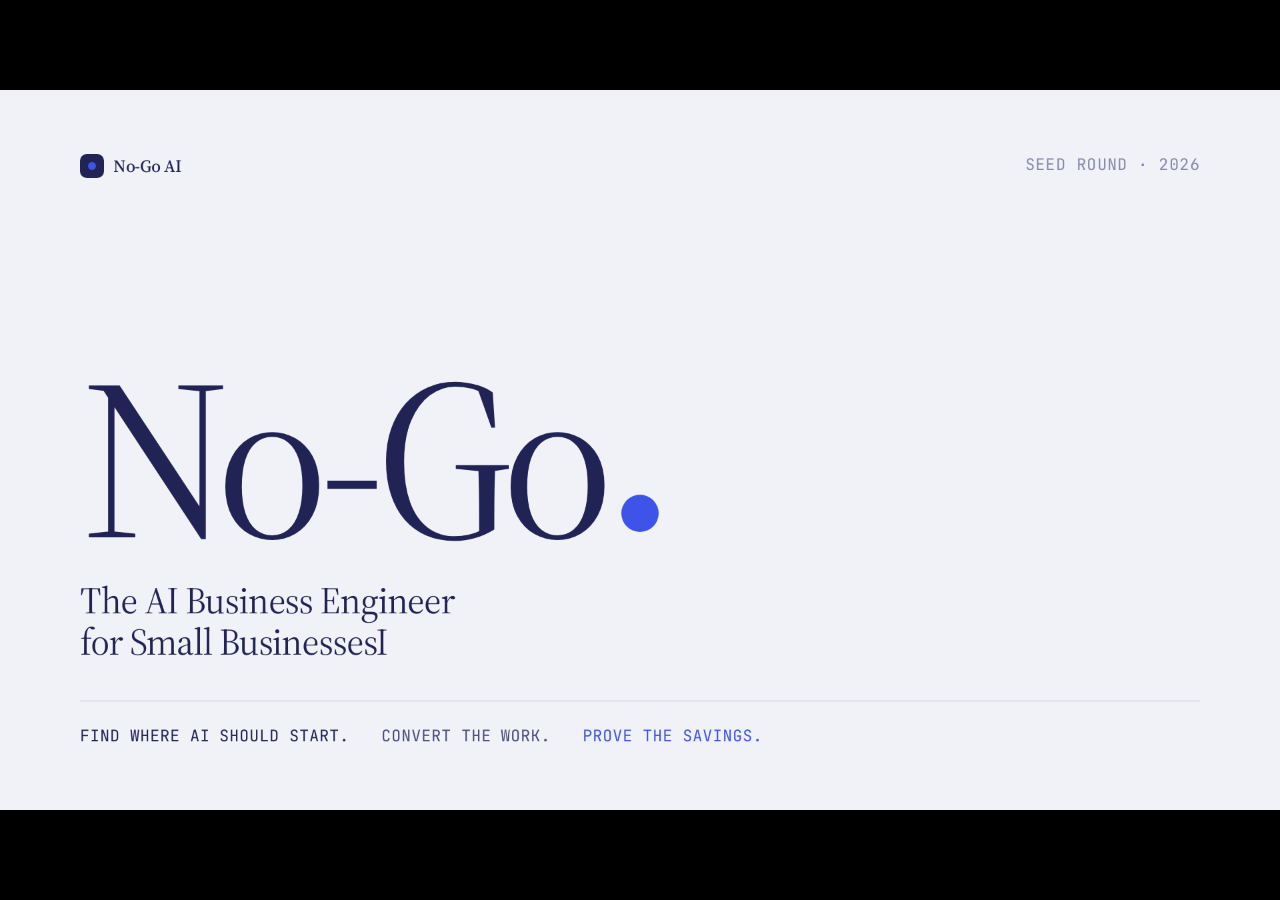
<file: deck.html>
<!doctype html>
<html lang="en">
<head>
  <meta charset="utf-8" />
  <meta name="viewport" content="width=device-width, initial-scale=1" />
  <title>No-Go AI · Seed Deck</title>

  <link rel="preconnect" href="https://fonts.googleapis.com">
  <link rel="preconnect" href="https://fonts.gstatic.com" crossorigin>
  <link href="https://fonts.googleapis.com/css2?family=Source+Serif+4:opsz,wght@8..60,300;8..60,400;8..60,500;8..60,600;8..60,700&family=JetBrains+Mono:wght@400;500&display=swap" rel="stylesheet">

  <link rel="stylesheet" href="deck.css" />
  <script src="deck-stage.js"></script>
</head>
<body>

<deck-stage>

  <!-- ─────────── 01 · TITLE ─────────── -->
  <section class="s-title" data-screen-label="01 Title">
    <div class="s-title-top">
      <div class="brand-row"><span class="brand-mark"></span> No-Go AI</div>
      <span style="font-family:var(--mono);font-size:24px;letter-spacing:0.06em;text-transform:uppercase;color:var(--ink-3);">Seed Round &middot; 2026</span>
    </div>

    <div class="s-title-mid">
      <h1 class="wordmark">
        <span class="go">No‑Go</span><span class="dot"></span>
      </h1>
      <div class="s-title-sub">The AI Business Engineer for Small BusinessesI </div>
    </div>

    <div class="s-title-bot">
      <div class="s-title-tag">
        <span>Find where AI should start.</span>
        <span>Convert the work.</span>
        <span>Prove the savings.</span>
      </div>
      <span></span>
    </div>
  </section>


  <!-- ─────────── 02 · THE SHIFT ─────────── -->
  <section data-screen-label="02 The Shift">
    <div class="chrome-top">
      <div class="brand-row"><span class="brand-mark"></span> No-Go AI</div>
      <span>02 &middot; The shift</span>
    </div>

    <div class="head-block">
      <div class="eyebrow"><span class="num">01</span><span>The shift</span></div>
      <h2 class="punch md">Software is becoming <em>labor</em>.</h2>
    </div>

    <div class="shift-stage">
      <div class="shift-card">
        <div class="era">2005 — 2018</div>
        <div class="verb">Tools.</div>
        <div class="desc">Humans do the work. Software stores it.</div>
      </div>
      <div class="shift-card" style="font-weight: 400">
        <div class="era">2022 — 2025</div>
        <div class="verb">Copilots.</div>
        <div class="desc">AI suggests. Humans still execute.</div>
      </div>
      <div class="shift-card now">
        <div class="era">2026 →</div>
        <div class="verb"><span class="red">Labor.</span><span class="dot"></span></div>
        <div class="desc">AI performs entire workflows. We&rsquo;re the layer that decides which.</div>
      </div>
    </div>

    <div class="chrome-bot"><span>The shift</span><span>02 / 13</span></div>
  </section>


  <!-- ─────────── 03 · OVERLOOKED MARKET ─────────── -->
  <section data-screen-label="03 Overlooked Market">
    <div class="chrome-top">
      <div class="brand-row"><span class="brand-mark"></span> No-Go AI</div>
      <span>03 &middot; Overlooked market</span>
    </div>

    <div class="head-block">
      <div class="eyebrow"><span class="num">02</span><span>Overlooked market</span></div>
      <h2 class="punch md">AI was built for everyone <em>but&nbsp;SMBs</em>.</h2>
    </div>

    <div class="market-stage">
      <div class="market-card">
        <div class="seg">Built for</div>
        <div class="who">Enterprise.</div>
        <div class="examples">Palantir<br/>Databricks<br/>C3</div>
        <div class="stamp"><span class="dot"></span> Served</div>
      </div>
      <div class="market-card">
        <div class="seg">Built for</div>
        <div class="who">Developers.</div>
        <div class="examples">OpenAI<br/>Anthropic<br/>Cursor</div>
        <div class="stamp"><span class="dot"></span> Served</div>
      </div>
      <div class="market-card">
        <div class="seg">Built for</div>
        <div class="who">Individuals.</div>
        <div class="examples">ChatGPT<br/>Claude<br/>Gemini</div>
        <div class="stamp"><span class="dot"></span> Served</div>
      </div>
      <div class="market-card us">
        <div class="seg">Nobody built for</div>
        <div class="who">SMBs.</div>
        <div class="examples">33M businesses<br/>$1T spend<br/>No AI team</div>
        <div class="stamp"><span class="dot"></span> Wide open</div>
      </div>
    </div>

    <div class="chrome-bot"><span>The market hiding in plain sight</span><span>03 / 13</span></div>
  </section>


  <!-- ─────────── 04 · THE PROBLEM ─────────── -->
  <section data-screen-label="04 The Problem">
    <div class="chrome-top">
      <div class="brand-row"><span class="brand-mark"></span> No-Go AI</div>
      <span>04 &middot; The problem</span>
    </div>

    <div class="head-block">
      <div class="eyebrow"><span class="num">03</span><span>The problem</span></div>
      <h2 class="punch md">SMBs want AI. They don&rsquo;t know <em>where to start</em>.</h2>
    </div>

    <div class="problem-stack">
      <div class="problem-row">
        <div class="qn">Q.01</div>
        <div class="qt">Can AI even do this?</div>
        <div class="qs">Unknown</div>
      </div>
      <div class="problem-row">
        <div class="qn">Q.02</div>
        <div class="qt">Will it actually save money?</div>
        <div class="qs">Unmeasured</div>
      </div>
      <div class="problem-row">
        <div class="qn">Q.03</div>
        <div class="qt">Is it safe to run unattended?</div>
        <div class="qs">Unproven</div>
      </div>
      <div class="problem-row">
        <div class="qn">Q.04</div>
        <div class="qt">Will it survive a process change?</div>
        <div class="qs">Unmaintained</div>
      </div>
      <div class="problem-row">
        <div class="qn">Q.05</div>
        <div class="qt">Of everything we do &mdash; what first?</div>
        <div class="qs">Unanswered</div>
      </div>
    </div>

    <div class="chrome-bot"><span>The most painful workflow is rarely the best first workflow.</span><span>04 / 13</span></div>
  </section>


  <!-- ─────────── 05 · INSIGHT ─────────── -->
  <section data-screen-label="05 The Insight">
    <div class="chrome-top">
      <div class="brand-row"><span class="brand-mark"></span> No-Go AI</div>
      <span>05 &middot; The insight</span>
    </div>

    <div class="head-block">
      <div class="eyebrow"><span class="num">04</span><span>The insight</span></div>
    </div>

    <div class="insight">
      <h2 class="insight-q">A business needs to know which work AI should do today. </h2>
      <div class="insight-side">
        <div class="row">
          <div class="lab">Commodity</div>
          <div class="v">Models. Agents. Frameworks.</div>
        </div>
        <div class="row">
          <div class="lab">Scarce</div>
          <div class="v">Knowing which workflow to deploy on which business this quarter.</div>
        </div>
        <div class="row">
          <div class="lab">Our wedge</div>
          <div class="v red">A system that ranks the work before it converts the work.</div>
        </div>
      </div>
    </div>

    <div class="chrome-bot"><span>The founder insight</span><span>05 / 13</span></div>
  </section>


  <!-- ─────────── 06 · PRODUCT ─────────── -->
  <section data-screen-label="06 Product">
    <div class="chrome-top">
      <div class="brand-row"><span class="brand-mark"></span> No-Go AI</div>
      <span>06 &middot; Product</span>
    </div>

    <div class="head-block">
      <div class="eyebrow"><span class="num">05</span><span>Product</span></div>
      <h2 class="punch md">Find. Convert. <em>Prove</em>.</h2>
    </div>

    <div class="product-grid">
      <div class="product-card">
        <div class="num">Layer 01</div>
        <div class="verb">Find.</div>
        <div class="desc">Scan the systems an SMB already uses. Build a Work Graph.</div>
        <div class="systems">Gmail · QuickBooks · Drive · SoR</div>
        <div class="arrow">→</div>
      </div>
      <div class="product-card">
        <div class="num">Layer 02</div>
        <div class="verb">Convert.</div>
        <div class="desc">Rank by ROI × readiness × safety. Deploy only Go workflows.</div>
        <div class="systems">Approvals · Guardrails · Eval</div>
        <div class="arrow">→</div>
      </div>
      <div class="product-card">
        <div class="num">Layer 03</div>
        <div class="verb">Prove.</div>
        <div class="desc">Track hours saved, cash recovered, exceptions caught &mdash; every month.</div>
        <div class="systems">Savings statement · Outcome ledger</div>
      </div>
    </div>

    <div class="chrome-bot"><span>One closed loop. The start of the Work Graph.</span><span>06 / 13</span></div>
  </section>


  <!-- ─────────── 07 · DEMO ─────────── -->
  <section data-screen-label="07 Demo">
    <div class="chrome-top">
      <div class="brand-row"><span class="brand-mark"></span> No-Go AI</div>
      <span>07 &middot; Demo</span>
    </div>

    <div class="head-block">
      <div class="eyebrow"><span class="num">06</span><span>Demo</span></div>
      <h2 class="punch sm">From email to ranked ROI &mdash; in <em>5 minutes</em>.</h2>
    </div>

    <div class="demo-grid">
      <div class="demo-left">
        <div>
          <div class="demo-biz-meta">Customer · design partner</div>
          <div class="demo-biz" style="margin-top:8px;">Harbor &amp; Stone<br/>Property Management</div>
          <div class="demo-biz-meta" style="margin-top:14px;">14 employees · 612 doors · Mid-Atlantic</div>
        </div>

        <div class="demo-systems">
          <div class="demo-sys"><div class="ic">G</div><div><div class="lbl">Gmail</div><div class="stat">28k threads</div></div></div>
          <div class="demo-sys"><div class="ic">Q</div><div><div class="lbl">QuickBooks</div><div class="stat">3 yrs ledger</div></div></div>
          <div class="demo-sys"><div class="ic">A</div><div><div class="lbl">AppFolio</div><div class="stat">CSV export</div></div></div>
          <div class="demo-sys"><div class="ic">D</div><div><div class="lbl">Drive</div><div class="stat">SOPs &amp; leases</div></div></div>
        </div>

        <div class="demo-callout">
          <div class="k">Magic moment</div>
          <div class="v">The highest-ROI workflow <em>wasn&rsquo;t the loudest one</em>.</div>
        </div>
      </div>

      <div class="demo-results">
        <div class="hd">
          <span>Discovered workflows · ranked</span>
          <span class="pill go"><span class="dot"></span> Live</span>
        </div>
        <div class="demo-cols">
          <div></div><div>Workflow</div><div style="text-align:right;">ROI / yr</div><div style="text-align:right;">Readiness</div><div style="text-align:right;">Verdict</div>
        </div>
        <div class="demo-row top">
          <div class="rk">01</div>
          <div>
            <div class="title">Rent &amp; invoice follow-up</div>
            <div class="sub">412 instances / mo · low risk</div>
          </div>
          <div class="metric">$184k<small>/yr</small></div>
          <div class="metric">94<small>%</small></div>
          <div class="verdict"><span class="pill go"><span class="dot"></span> Go</span></div>
        </div>
        <div class="demo-row">
          <div class="rk">02</div>
          <div>
            <div class="title">Vendor invoice triage</div>
            <div class="sub">186 / mo · medium risk</div>
          </div>
          <div class="metric">$62k<small>/yr</small></div>
          <div class="metric">71<small>%</small></div>
          <div class="verdict"><span class="pill wait"><span class="dot"></span> Wait</span></div>
        </div>
        <div class="demo-row">
          <div class="rk">03</div>
          <div>
            <div class="title">Lease renewal docs</div>
            <div class="sub">38 / mo · doc-heavy</div>
          </div>
          <div class="metric">$41k<small>/yr</small></div>
          <div class="metric">68<small>%</small></div>
          <div class="verdict"><span class="pill wait"><span class="dot"></span> Wait</span></div>
        </div>
        <div class="demo-row">
          <div class="rk">04</div>
          <div>
            <div class="title">Tenant maintenance dispatch</div>
            <div class="sub">Safety-sensitive · live calls</div>
          </div>
          <div class="metric">$118k<small>/yr</small></div>
          <div class="metric">31<small>%</small></div>
          <div class="verdict"><span class="pill no"><span class="dot"></span> No-Go</span></div>
        </div>
        <div class="demo-row">
          <div class="rk">05</div>
          <div>
            <div class="title">Owner onboarding</div>
            <div class="sub">High judgment · regulated</div>
          </div>
          <div class="metric">$22k<small>/yr</small></div>
          <div class="metric">19<small>%</small></div>
          <div class="verdict"><span class="pill no"><span class="dot"></span> No-Go</span></div>
        </div>
      </div>
    </div>

    <div class="chrome-bot"><span>Demo · Harbor &amp; Stone</span><span>07 / 13</span></div>
  </section>


  <!-- ─────────── 08 · BEACHHEAD ─────────── -->
  <section data-screen-label="08 Beachhead">
    <div class="chrome-top">
      <div class="brand-row"><span class="brand-mark"></span> No-Go AI</div>
      <span>08 &middot; Beachhead</span>
    </div>

    <div class="head-block">
      <div class="eyebrow"><span class="num">07</span><span>Beachhead</span></div>
      <h2 class="punch md">Win one workflow. <em>Own the back office</em>.</h2>
    </div>

    <div class="beach">
      <div class="beach-left">
        <p class="lede lg">Start with rent &amp; invoice follow-up for small property management companies. Boring, frequent, measurable &mdash; the perfect first workflow.</p>
        <div class="beach-why">
          <div class="why"><div class="k">Why this</div><div class="v">Frequent &amp; measurable</div></div>
          <div class="why"><div class="k">Why now</div><div class="v">Low risk with approval</div></div>
        </div>
      </div>

      <div class="beach-tree">
        <div class="hd">
          <span>Expansion · Property management</span>
          <span class="pill" style="text-transform:uppercase;font-size:13px;">~$20B vertical</span>
        </div>
        <div class="beach-spine"></div>
        <div class="beach-node wedge">
          <div class="marker">▶</div>
          <div>
            <div class="label">Rent &amp; invoice follow-up</div>
            <div class="sub">Beachhead · live in 14 days</div>
          </div>
        </div>
        <div class="beach-node">
          <div class="marker">02</div>
          <div><div class="label">Vendor follow-up</div><div class="sub">Same data graph</div></div>
        </div>
        <div class="beach-node">
          <div class="marker">03</div>
          <div><div class="label">Lease renewal docs</div><div class="sub">Same tenants &middot; same SoR</div></div>
        </div>
        <div class="beach-node">
          <div class="marker">04</div>
          <div><div class="label">Maintenance coordination</div><div class="sub">Higher judgment &middot; approval-gated</div></div>
        </div>
      </div>
    </div>

    <div class="chrome-bot"><span>Narrow wedge. Wide expansion.</span><span>08 / 13</span></div>
  </section>


  <!-- ─────────── 09 · WHY NOW ─────────── -->
  <section data-screen-label="09 Why Now">
    <div class="chrome-top">
      <div class="brand-row"><span class="brand-mark"></span> No-Go AI</div>
      <span>09 &middot; Why now</span>
    </div>

    <div class="head-block">
      <div class="eyebrow"><span class="num">08</span><span>Why now</span></div>
      <h2 class="punch md">The market is ready. The layer <em>is missing</em>.</h2>
    </div>

    <div class="whynow">
      <div class="why-card">
        <div class="n">01</div>
        <div>
          <div class="t">AI crossed the trust threshold.</div>
          <div class="d">Owners stopped asking &ldquo;is this real?&rdquo; They&rsquo;re asking &ldquo;where do I start?&rdquo;</div>
        </div>
      </div>
      <div class="why-card">
        <div class="n">02</div>
        <div>
          <div class="t">Models are cheap. Judgment is rare.</div>
          <div class="d">Margin moved from the model to the application. Whoever ranks workflows wins.</div>
        </div>
      </div>
      <div class="why-card">
        <div class="n">03</div>
        <div>
          <div class="t">SMBs want ROI &mdash; not a roadmap.</div>
          <div class="d">They&rsquo;ll buy outcomes per workflow. They won&rsquo;t buy a platform and a 12-month plan.</div>
        </div>
      </div>
      <div class="why-card">
        <div class="n">04</div>
        <div>
          <div class="t">Approval-gated AI ships today.</div>
          <div class="d">Narrow scope + human-in-the-loop closes the safety gap that blocks autonomous agents.</div>
        </div>
      </div>
    </div>

    <div class="chrome-bot"><span>Four forces. All 2026 conditions.</span><span>09 / 13</span></div>
  </section>


  <!-- ─────────── 10 · COMPETITION ─────────── -->
  <section data-screen-label="10 Competition">
    <div class="chrome-top">
      <div class="brand-row"><span class="brand-mark"></span> No-Go AI</div>
      <span>10 &middot; Competition</span>
    </div>

    <div class="head-block">
      <div class="eyebrow"><span class="num">09</span><span>Competition</span></div>
      <h2 class="punch md">Nobody owns the SMB <em>work layer</em>.</h2>
    </div>

    <div class="comp" style="height: 500px; margin: 24px 0px -20px; border-radius: 18px">
      <div class="comp-row head">
        <div class="cell">Capability</div>
        <div class="cell">Work<br/>discovery</div>
        <div class="cell">ROI &amp;<br/>readiness</div>
        <div class="cell">Workflow<br/>deployment</div>
        <div class="cell">Savings<br/>measurement</div>
        <div class="cell">SMB-<br/>native</div>
        <div class="cell">Cross-system<br/>Work Graph</div>
      </div>

      <div class="comp-row us">
        <div class="cell"><div class="who">No-Go AI <small>The work layer for SMBs</small></div></div>
        <div class="cell"><span class="mark yes">✓</span></div>
        <div class="cell"><span class="mark yes">✓</span></div>
        <div class="cell"><span class="mark yes">✓</span></div>
        <div class="cell"><span class="mark yes">✓</span></div>
        <div class="cell"><span class="mark yes">✓</span></div>
        <div class="cell"><span class="mark yes">✓</span></div>
      </div>

      <div class="comp-row">
        <div class="cell"><div class="who">Copilots <small>ChatGPT · Copilot · Gemini</small></div></div>
        <div class="cell"><span class="mark no">—</span></div>
        <div class="cell"><span class="mark no">—</span></div>
        <div class="cell"><span class="mark partial">◐</span></div>
        <div class="cell"><span class="mark no">—</span></div>
        <div class="cell"><span class="mark partial">◐</span></div>
        <div class="cell"><span class="mark no">—</span></div>
      </div>
      <div class="comp-row">
        <div class="cell"><div class="who">Automation builders <small>Zapier · Make · Workato</small></div></div>
        <div class="cell"><span class="mark no">—</span></div>
        <div class="cell"><span class="mark no">—</span></div>
        <div class="cell"><span class="mark yes">✓</span></div>
        <div class="cell"><span class="mark no">—</span></div>
        <div class="cell"><span class="mark yes">✓</span></div>
        <div class="cell"><span class="mark no">—</span></div>
      </div>
      <div class="comp-row">
        <div class="cell"><div class="who">Process mining <small>Celonis · UiPath</small></div></div>
        <div class="cell"><span class="mark yes">✓</span></div>
        <div class="cell"><span class="mark partial">◐</span></div>
        <div class="cell"><span class="mark partial">◐</span></div>
        <div class="cell"><span class="mark partial">◐</span></div>
        <div class="cell"><span class="mark no">—</span></div>
        <div class="cell"><span class="mark partial">◐</span></div>
      </div>
      <div class="comp-row">
        <div class="cell"><div class="who">Enterprise AI platforms <small>Unframe · Wonderful</small></div></div>
        <div class="cell"><span class="mark partial">◐</span></div>
        <div class="cell"><span class="mark partial">◐</span></div>
        <div class="cell"><span class="mark yes">✓</span></div>
        <div class="cell"><span class="mark partial">◐</span></div>
        <div class="cell"><span class="mark no">—</span></div>
        <div class="cell"><span class="mark partial">◐</span></div>
      </div>
      <div class="comp-row">
        <div class="cell"><div class="who">Systems of record <small>QuickBooks · Xero · HubSpot</small></div></div>
        <div class="cell"><span class="mark no">—</span></div>
        <div class="cell"><span class="mark no">—</span></div>
        <div class="cell"><span class="mark partial">◐</span></div>
        <div class="cell"><span class="mark partial">◐</span></div>
        <div class="cell"><span class="mark yes">✓</span></div>
        <div class="cell"><span class="mark no">—</span></div>
      </div>
      <div class="comp-row">
        <div class="cell"><div class="who">Consultants / MSPs <small>AI consultants · Bookkeepers</small></div></div>
        <div class="cell"><span class="mark yes">✓</span></div>
        <div class="cell"><span class="mark partial">◐</span></div>
        <div class="cell"><span class="mark yes">✓</span></div>
        <div class="cell"><span class="mark partial">◐</span></div>
        <div class="cell"><span class="mark yes">✓</span></div>
        <div class="cell"><span class="mark no">—</span></div>
      </div>
    </div>

    <div class="chrome-bot"><span>Everyone else automates known work, or sells to enterprise.</span><span>10 / 13</span></div>
  </section>


  <!-- ─────────── 11 · BUSINESS MODEL & GTM ─────────── -->
  <section data-screen-label="11 Business Model & GTM">
    <div class="chrome-top">
      <div class="brand-row"><span class="brand-mark"></span> No-Go AI</div>
      <span>11 &middot; Business model &amp; GTM</span>
    </div>

    <div class="head-block">
      <div class="eyebrow"><span class="num">10</span><span>Business model &amp; GTM</span></div>
      <h2 class="punch md">We get paid <em>when the SMB saves money</em>.</h2>
    </div>

    <div class="gtm">
      <div class="gtm-col">
        <h3>How we charge</h3>
        <div class="price-row hero">
          <div class="n">01</div>
          <div>
            <div class="t">Free Work Scan.</div>
            <div class="d">Connect 3 systems → ranked list of automation opportunities. Self-qualifying funnel.</div>
          </div>
        </div>
        <div class="price-row">
          <div class="n">02</div>
          <div>
            <div class="t">Annual platform fee.</div>
            <div class="d">Discovery, the Work Graph, integrations, approvals. Predictable ARR.</div>
          </div>
        </div>
        <div class="price-row">
          <div class="n">03</div>
          <div>
            <div class="t">Pay per workflow, tied to savings.</div>
            <div class="d">A share of measured savings. Aligns growth with customer ROI.</div>
          </div>
        </div>
      </div>

      <div class="gtm-col">
        <h3>How we grow</h3>
        <div class="gtm-flow">
          <div class="step"><span class="k">Now</span><div class="v">One vertical</div></div>
          <div class="arrow">→</div>
          <div class="step"><span class="k">Next</span><div class="v">Workflow packs</div></div>
          <div class="arrow">→</div>
          <div class="step"><span class="k">Then</span><div class="v">Channels</div></div>
        </div>
        <p class="gtm-narrative">Land direct in property management. Prove the wedge. Scale through advisors SMBs already pay.</p>
        <div class="channels">
          <div class="chan"><div class="name">MSPs</div><div class="role">Already inside the stack</div></div>
          <div class="chan"><div class="name">Accountants</div><div class="role">Own the books &amp; the trust</div></div>
          <div class="chan"><div class="name">Outsourced CFOs</div><div class="role">Demand provable ROI</div></div>
          <div class="chan"><div class="name">Vertical consultants</div><div class="role">Industry workflow experts</div></div>
        </div>
      </div>
    </div>

    <div class="chrome-bot"><span>Outcome pricing &middot; vertical wedge &middot; channel leverage</span><span>11 / 13</span></div>
  </section>


  <!-- ─────────── 12 · MOAT & VISION ─────────── -->
  <section data-screen-label="12 Moat & Vision">
    <div class="chrome-top">
      <div class="brand-row"><span class="brand-mark"></span> No-Go AI</div>
      <span>12 &middot; Moat &amp; vision</span>
    </div>

    <div class="head-block">
      <div class="eyebrow"><span class="num">11</span><span>Moat &amp; vision</span></div>
      <h2 class="punch md">Every workflow <em>teaches the system</em>.</h2>
    </div>

    <div class="moat">
      <div class="moat-left">
        <p class="lede lg">The moat is a closed-loop Work Graph: four proprietary learning loops, compounding across every customer and vertical.</p>
        <div class="moat-vision">
          <div class="k">Long-term vision</div>
          <div class="v">No-Go AI becomes the <em>operating brain</em> of the small business &mdash; coordinating humans, agents, software, and decisions.</div>
        </div>
      </div>

      <div class="loops4">
        <div class="loop4">
          <div class="num">Loop 01</div>
          <div class="name">Work.</div>
          <div class="desc">What recurring workflows look like across SMB verticals.</div>
        </div>
        <div class="loop4">
          <div class="num">Loop 02</div>
          <div class="name">Readiness.</div>
          <div class="desc">Which workflows actually deploy &mdash; and which stall on safety.</div>
        </div>
        <div class="loop4">
          <div class="num">Loop 03</div>
          <div class="name">Exceptions.</div>
          <div class="desc">Where humans intervene. The highest-value training data on earth.</div>
        </div>
        <div class="loop4">
          <div class="num">Loop 04</div>
          <div class="name">Outcomes.</div>
          <div class="desc">Savings, errors, exceptions in production. Closes the loop.</div>
        </div>
      </div>
    </div>

    <div class="chrome-bot"><span>The Work Graph compounds with every deployment.</span><span>12 / 13</span></div>
  </section>


  <!-- ─────────── 13 · TEAM ─────────── -->
  <section data-screen-label="13 Team">
    <div class="chrome-top">
      <div class="brand-row"><span class="brand-mark"></span> No-Go AI</div>
      <span>13 &middot; Team &amp; round</span>
    </div>

    <div class="head-block">
      <div class="eyebrow"><span class="num">12</span><span>Team</span></div>
      <h2 class="punch md">The team to build <em>the work&nbsp;layer</em>.</h2>
    </div>

    <div class="team-grid">
      <div class="member">
        <div class="avatar">FOUNDER 01</div>
        <div class="nm">Amit Neeman</div>
        <div class="ro">CTO</div>
        <div class="bio">[ One-line background &mdash; e.g. shipped X to Y customers at Z. ]</div>
      </div>
      <div class="member">
        <div class="avatar">FOUNDER 02</div>
        <div class="nm">Oren Dean</div>
        <div class="ro">CAI</div>
        <div class="bio">[ One-line background &mdash; e.g. shipped X to Y customers at Z. ]</div>
      </div>
      <div class="member">
        <div class="avatar">FOUNDER 03</div>
        <div class="nm">Ori Shapira</div>
        <div class="ro">CEO</div>
        <div class="bio">[ One-line background &mdash; e.g. shipped X to Y customers at Z. ]</div>
      </div>
    </div>

    <div class="round-bar">
      <div>
        <div class="k">Round</div>
        <div class="v filled red">Seed</div>
      </div>
      <div>
        <div class="k">Raising</div>
        <div class="v">[ Amount &mdash; to be filled ]</div>
      </div>
      <div>
        <div class="k">Use of funds</div>
        <div class="v filled lg">Product · Design partners · Initial GTM</div>
      </div>
    </div>

    <div class="chrome-bot"><span>no-go.ai &middot; founders@no-go.ai</span><span>13 / 13</span></div>
  </section>

</deck-stage>

</body>
</html>
</file>
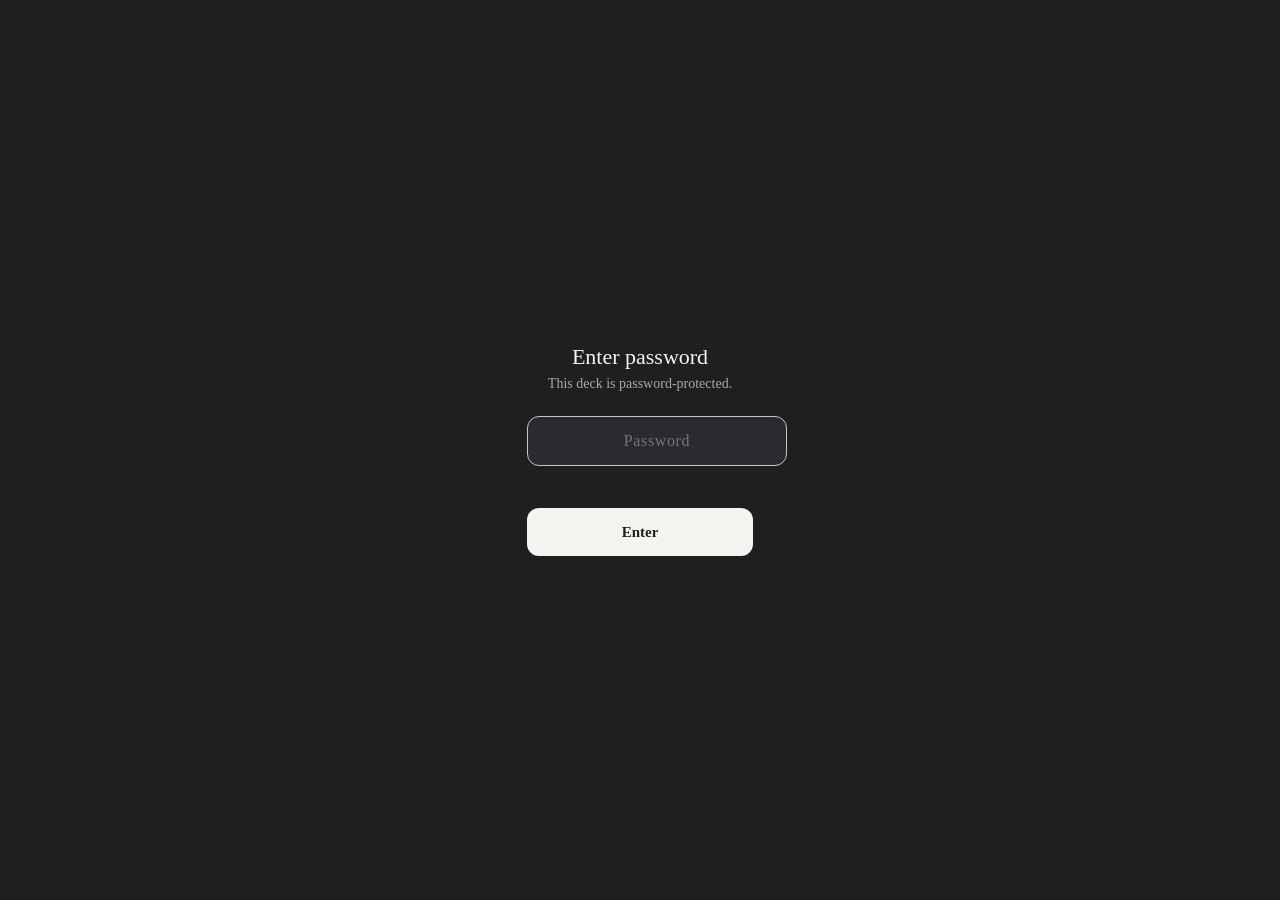
<file: discovery-v2.html>
<!DOCTYPE html><html lang="en"><head>


  <meta charset="utf-8">
  <title>Discovery - working doc</title>
  <link rel="preconnect" href="https://fonts.googleapis.com">
  <link rel="preconnect" href="https://fonts.gstatic.com" crossorigin="">
  <link href="https://fonts.googleapis.com/css2?family=Inter:wght@300;400;500;600;700&amp;family=JetBrains+Mono:wght@400;500&amp;display=swap" rel="stylesheet">
  <script src="deck-stage.js"></script>
  <style>
    :root {
      /* Color - McKinsey-working-document palette */
      --bg: #fafaf8;          /* warm off-white */
      --paper: #ffffff;
      --ink: #1a1f24;         /* near-black */
      --ink-2: #4a4f54;       /* body secondary */
      --ink-3: #7a7e82;       /* captions, eyebrows */
      --ink-4: #a8acaf;       /* whisper */
      --rule: #e0e0d8;        /* hairline */
      --rule-2: #c8c8c0;      /* stronger hairline */
      --accent: #1a3a5c;      /* deep navy */
      --accent-2: #2a5a8c;
      --accent-soft: #eef2f7;
  
      /* Type scale (1920×1080) */
      --t-display: 104px;
      --t-headline: 56px;
      --t-h2: 44px;
      --t-h3: 32px;
      --t-body: 26px;
      --t-small: 22px;
      --t-mono: 18px;
  
      /* Spacing */
      --pad-x: 140px;
      --pad-y: 96px;
    }
  
    deck-stage { background: #000; }
    deck-stage > section {
      background: var(--bg);
      color: var(--ink);
      font-family: 'Inter', system-ui, -apple-system, sans-serif;
      -webkit-font-smoothing: antialiased;
      font-feature-settings: 'ss01', 'cv11';
      padding: var(--pad-y) var(--pad-x);
      box-sizing: border-box;
      display: flex;
      flex-direction: column;
      overflow: hidden;
      position: relative;
    }
  
    /* ── Slide chrome (footer band) ─────────────────────── */
    .chrome-foot {
      position: absolute;
      left: var(--pad-x);
      right: var(--pad-x);
      bottom: 40px;
      display: flex;
      justify-content: space-between;
      align-items: center;
      font-family: 'JetBrains Mono', ui-monospace, monospace;
      font-size: var(--t-mono);
      color: var(--ink-4);
      letter-spacing: 0.04em;
    }
    .chrome-foot::before {
      content: '';
      position: absolute;
      left: 0; right: 0; top: -16px;
      border-top: 1px solid var(--rule);
    }
    .chrome-foot .left { display: inline-flex; gap: 14px; align-items: center; }
    .chrome-foot .dot {
      width: 7px; height: 7px;
      background: var(--accent);
      border-radius: 50%;
      display: inline-block;
    }
    .chrome-foot .right { color: var(--ink-3); }
  
    /* slide eyebrow */
    .eyebrow {
      font-family: 'JetBrains Mono', ui-monospace, monospace;
      font-size: var(--t-mono);
      color: var(--ink-3);
      letter-spacing: 0.06em;
      margin-bottom: 18px;
    }
    .eyebrow .accent { color: var(--accent); }
  
    /* headlines */
    .headline {
      font-size: var(--t-headline);
      font-weight: 400;
      line-height: 1.18;
      letter-spacing: -0.015em;
      color: var(--ink);
      text-wrap: balance;
      max-width: 1500px;
    }
    .headline b { font-weight: 600; }
    .headline .accent { color: var(--accent); font-weight: 500; }
    .subhead {
      font-size: var(--t-h3);
      font-weight: 400;
      color: var(--ink-3);
      margin-top: 14px;
      line-height: 1.4;
      letter-spacing: -0.005em;
      max-width: 1400px;
    }
    .subhead em { font-style: italic; }
  
    /* body text */
    .p {
      font-size: var(--t-body);
      line-height: 1.5;
      color: var(--ink-2);
      max-width: 1500px;
    }
    .p strong, .p b { color: var(--ink); font-weight: 500; }
  
    /* hairline-bullet list */
    .hlist { list-style: none; margin: 0; padding: 0; }
    .hlist > li {
      font-size: var(--t-body);
      line-height: 1.5;
      color: var(--ink);
      padding: 14px 0;
      border-top: 1px solid var(--rule);
      display: grid;
      grid-template-columns: auto 1fr;
      column-gap: 22px;
      align-items: baseline;
    }
    .hlist > li:first-child { border-top: 0; }
    .hlist .marker {
      font-family: 'JetBrains Mono', ui-monospace, monospace;
      font-size: var(--t-small);
      color: var(--ink-4);
      letter-spacing: 0.04em;
      min-width: 24px;
    }
    .hlist > li.is-accent .marker { color: var(--accent); font-weight: 500; }
  
    /* mono micro-label */
    .micro {
      font-family: 'JetBrains Mono', ui-monospace, monospace;
      font-size: var(--t-mono);
      color: var(--ink-3);
      text-transform: uppercase;
      letter-spacing: 0.08em;
    }
  
    /* ─────────────────────────────────────────────────────────
       SLIDE 1 - Cover
    ───────────────────────────────────────────────────────── */
    .s1 { justify-content: space-between; }
    .s1-top { display: flex; align-items: flex-start; justify-content: space-between; }
    .s1-eyebrow {
      font-family: 'JetBrains Mono', ui-monospace, monospace;
      font-size: var(--t-mono);
      color: var(--ink-3);
      letter-spacing: 0.06em;
    }
    .s1-mid { margin: auto 0; }
    .s1-wordmark {
      font-size: 168px;
      font-weight: 500;
      letter-spacing: -0.035em;
      color: var(--ink);
      line-height: 1;
    }
    .s1-wordmark .dot {
      color: var(--accent);
      font-weight: 600;
    }
    .s1-subhead {
      margin-top: 40px;
      font-size: 64px;
      font-weight: 400;
      line-height: 1.22;
      letter-spacing: -0.012em;
      color: var(--ink-2);
      max-width: 1500px;
    }
    .s1-tag {
      margin-top: 36px;
      font-size: 30px;
      font-weight: 400;
      font-style: italic;
      color: var(--ink-3);
      max-width: 1400px;
      line-height: 1.4;
    }
  
    /* ─────────────────────────────────────────────────────────
       SLIDE 2 - Team
    ───────────────────────────────────────────────────────── */
    .s1b { justify-content: flex-start; }
    .s1b-head { margin-bottom: 64px; }
    .s1b-founders {
      margin-top: 40px;
      padding-top: 48px;
      border-top: 1px solid var(--rule);
      display: grid;
      grid-template-columns: repeat(2, 1fr);
      column-gap: 96px;
      row-gap: 52px;
    }
    .s1b-founder {
      display: grid;
      grid-template-columns: 80px 1fr;
      column-gap: 28px;
      align-items: baseline;
    }
    .s1b-founder .idx {
      font-family: 'JetBrains Mono', ui-monospace, monospace;
      font-size: 22px;
      color: var(--accent);
      letter-spacing: 0.06em;
      padding-top: 8px;
    }
    .s1b-founder .name {
      font-size: 48px;
      font-weight: 500;
      color: var(--ink);
      letter-spacing: -0.01em;
      line-height: 1;
    }
    .s1b-founder .cred {
      margin-top: 14px;
      font-size: 24px;
      line-height: 1.45;
      color: var(--ink-2);
      max-width: 540px;
    }
  
    /* ─────────────────────────────────────────────────────────
       SLIDE 2 - Frame for this call
    ───────────────────────────────────────────────────────── */
    .s2 { justify-content: center; align-items: center; text-align: center; }
    .s2-intro {
      font-size: var(--t-h3);
      color: var(--ink-3);
      font-style: italic;
      font-weight: 400;
      margin-bottom: 88px;
      max-width: 1300px;
    }
    .s2-hero {
      font-size: 96px;
      font-weight: 400;
      line-height: 1.15;
      letter-spacing: -0.025em;
      color: var(--ink);
      text-wrap: balance;
      max-width: 1700px;
    }
    .s2-hero .num { color: var(--accent); font-weight: 500; font-feature-settings: 'tnum'; }
    .s2-closer {
      margin-top: 96px;
      font-size: 30px;
      line-height: 1.45;
      color: var(--ink);
      font-weight: 500;
      max-width: 1300px;
    }
  
    /* ─────────────────────────────────────────────────────────
       SLIDE 3 - The shift
    ───────────────────────────────────────────────────────── */
    .s3 { justify-content: center; }
    .s3-stage {
      display: flex;
      flex-direction: column;
      gap: 56px;
      max-width: 1680px;
    }
    .s3-statement {
      font-size: 80px;
      line-height: 1.16;
      font-weight: 400;
      letter-spacing: -0.022em;
      color: var(--ink);
      text-wrap: balance;
      max-width: 1640px;
    }
    .s3-statement .accent { color: var(--accent); font-weight: 500; }
    .s3-then-now {
      display: grid;
      grid-template-columns: 1fr 1fr;
      gap: 0;
      border-top: 1px solid var(--rule);
      flex: 1;
    }
    .s3-col {
      padding: 36px 48px 0 0;
      display: flex;
      flex-direction: column;
    }
    .s3-col + .s3-col {
      padding-left: 48px;
      border-left: 1px solid var(--rule);
      padding-right: 0;
    }
    .s3-col .micro { margin-bottom: 24px; }
    .s3-col .lead {
      font-size: 32px;
      font-weight: 400;
      line-height: 1.4;
      color: var(--ink);
      letter-spacing: -0.005em;
    }
    .s3-col.is-now .lead { margin-bottom: 24px; }
    .s3-col ul.points {
      list-style: none;
      padding: 0;
      margin: 0;
    }
    .s3-col ul.points li {
      font-size: var(--t-body);
      line-height: 1.4;
      color: var(--ink-2);
      padding: 12px 0 12px 26px;
      border-top: 1px solid var(--rule);
      position: relative;
    }
    .s3-col ul.points li:first-child { border-top: 0; }
    .s3-col ul.points li::before {
      content: '';
      position: absolute;
      left: 0; top: 26px;
      width: 12px; height: 1px;
      background: var(--accent);
    }
    .s3-closer {
      margin-top: 48px;
      padding-top: 32px;
      border-top: 1px solid var(--rule);
      font-size: 28px;
      line-height: 1.4;
      color: var(--ink);
      font-weight: 500;
      letter-spacing: -0.005em;
    }
  
    /* ─────────────────────────────────────────────────────────
       SLIDE 4 - The deadlock
    ───────────────────────────────────────────────────────── */
    .s4 { justify-content: flex-start; padding-bottom: 140px; }
    .s4-head { margin-bottom: 56px; }
    .s4-claims {
      list-style: none;
      margin: 0;
      padding: 0;
      display: flex;
      flex-direction: column;
    }
    .s4-claims > li {
      display: grid;
      grid-template-columns: 78px 1fr;
      column-gap: 28px;
      align-items: baseline;
      padding: 22px 0;
      border-top: 1px solid var(--rule);
    }
    .s4-claims > li:first-child { border-top: 0; padding-top: 4px; }
    .s4-claims .num {
      font-family: 'JetBrains Mono', ui-monospace, monospace;
      font-size: 22px;
      color: var(--accent);
      letter-spacing: 0.06em;
      font-weight: 500;
    }
    .s4-claims .text {
      font-size: 46px;
      font-weight: 400;
      line-height: 1.18;
      letter-spacing: -0.015em;
      color: var(--ink);
      text-wrap: balance;
      max-width: 1500px;
    }
    .s4-claims .text b { font-weight: 600; color: var(--accent); }
    .s4-context {
      font-size: 32px;
      line-height: 1.4;
      color: var(--ink);
      max-width: 1600px;
      margin-top: 40px;
      padding: 24px 30px;
      background: var(--accent-soft);
      border-left: 3px solid var(--accent);
      border-radius: 3px;
      letter-spacing: -0.005em;
    }
    .s4-context::before {
      content: 'From the field';
      display: block;
      font-family: 'JetBrains Mono', ui-monospace, monospace;
      font-size: 18px;
      text-transform: uppercase;
      letter-spacing: 0.1em;
      color: var(--accent);
      font-weight: 500;
      margin-bottom: 10px;
    }
    .s4-context strong { color: var(--accent); font-weight: 600; }
    .s4-options-h {
      font-family: 'JetBrains Mono', ui-monospace, monospace;
      font-size: var(--t-mono);
      color: var(--ink-3);
      letter-spacing: 0.08em;
      text-transform: uppercase;
      margin-bottom: 22px;
      padding-top: 32px;
      border-top: 1px solid var(--rule);
    }
    .s4-options {
      display: grid;
      grid-template-columns: 1fr 1fr 1fr;
      column-gap: 28px;
    }
    .s4-option {
      background: var(--paper);
      border: 1px solid var(--rule-2);
      border-radius: 4px;
      padding: 28px 30px 30px;
      display: flex;
      flex-direction: column;
      gap: 16px;
    }
    .s4-option .num {
      width: 38px; height: 38px;
      border: 1px solid var(--rule-2);
      border-radius: 50%;
      display: flex;
      align-items: center;
      justify-content: center;
      color: var(--ink-3);
      font-family: 'JetBrains Mono', ui-monospace, monospace;
      font-size: 17px;
      line-height: 1;
    }
    .s4-option .label {
      font-size: 26px;
      font-weight: 500;
      color: var(--ink);
      letter-spacing: -0.008em;
      line-height: 1.25;
    }
    .s4-option .text {
      font-size: 21px;
      line-height: 1.45;
      color: var(--ink-2);
      border-top: 1px solid var(--rule);
      padding-top: 16px;
      margin-top: auto;
    }
  
    /* ─────────────────────────────────────────────────────────
       SLIDE 5 - What we do
    ───────────────────────────────────────────────────────── */
    .s5 { justify-content: flex-start; padding-bottom: 170px; }
    .s5 .headline { font-size: 52px; line-height: 1.16; }
    .s5-head { margin-bottom: 32px; }
    .s5-disclaim {
      margin-top: 22px;
      padding: 18px 26px;
      background: var(--accent-soft);
      border-left: 3px solid var(--accent);
      border-radius: 3px;
      display: flex;
      flex-wrap: wrap;
      gap: 10px;
      align-items: baseline;
      font-size: 24px;
      line-height: 1.4;
      max-width: 1600px;
    }
    .s5-disclaim .lbl {
      font-family: 'JetBrains Mono', ui-monospace, monospace;
      font-size: 19px;
      text-transform: uppercase;
      letter-spacing: 0.1em;
      color: var(--accent);
      font-weight: 500;
      margin-right: 8px;
    }
    .s5-disclaim .item { color: var(--ink); font-weight: 500; }
    .s5-disclaim .sep { color: var(--ink-4); margin: 0 2px; }
    .s5-disclaim .qual {
      flex-basis: 100%;
      color: var(--ink-2);
      margin-top: 4px;
      font-size: 22px;
    }
    .s5-disclaim em { color: var(--accent); font-style: italic; font-weight: 500; }
    .s5-main {
      display: flex;
      flex-direction: column;
      gap: 36px;
    }
    .s5-section { display: flex; flex-direction: column; }
    .s5-col-h {
      font-family: 'JetBrains Mono', ui-monospace, monospace;
      font-size: 20px;
      color: var(--ink-3);
      letter-spacing: 0.08em;
      text-transform: uppercase;
      padding-top: 18px;
      border-top: 2px solid var(--accent);
      margin-bottom: 22px;
    }
    .s5-intro {
      font-size: 24px;
      line-height: 1.45;
      color: var(--ink-2);
      margin: 0 0 20px;
      max-width: 1600px;
    }
    .s5-intro strong { color: var(--ink); font-weight: 500; }
    .s5-cards {
      display: grid;
      grid-template-columns: 1fr 1fr 1fr;
      column-gap: 28px;
    }
    .s5-card {
      background: var(--paper);
      border: 1px solid var(--rule-2);
      border-radius: 4px;
      padding: 22px 26px 24px;
      display: flex;
      flex-direction: column;
      gap: 12px;
    }
    .s5-card .num {
      font-family: 'JetBrains Mono', ui-monospace, monospace;
      font-size: 18px;
      color: var(--accent);
      letter-spacing: 0.08em;
    }
    .s5-card .title {
      font-size: 26px;
      font-weight: 500;
      color: var(--ink);
      letter-spacing: -0.008em;
      line-height: 1.22;
    }
    .s5-card .body {
      font-size: 21px;
      line-height: 1.45;
      color: var(--ink-2);
      border-top: 1px solid var(--rule);
      padding-top: 12px;
      margin-top: auto;
    }
    .s5-deliver {
      font-size: 28px;
      font-weight: 400;
      line-height: 1.4;
      color: var(--ink);
      letter-spacing: -0.008em;
      max-width: 1600px;
    }
    .s5-deliver strong { color: var(--ink); font-weight: 600; }
    .s5-deliver .accent { color: var(--accent); font-weight: 500; }
  
    /* ─────────────────────────────────────────────────────────
       SLIDE 7 - Concrete scenario (stacked: today → why → with no-go)
    ───────────────────────────────────────────────────────── */
    .s6 { justify-content: flex-start; padding-bottom: 110px; }
    .s6-head { margin-bottom: 14px; }
    .s6-caveat {
      font-size: 22px;
      color: var(--ink-3);
      font-style: italic;
      margin-bottom: 28px;
      padding-bottom: 16px;
      border-bottom: 1px solid var(--rule);
    }
    .s6-stack {
      display: flex;
      flex-direction: column;
      gap: 28px;
    }
    .s6-band { display: grid; grid-template-columns: 200px 1fr; column-gap: 36px; align-items: flex-start; }
    .s6-band-label {
      font-family: 'JetBrains Mono', ui-monospace, monospace;
      font-size: 19px;
      letter-spacing: 0.08em;
      text-transform: uppercase;
      padding-top: 10px;
    }
    .s6-band.today .s6-band-label { color: var(--ink-3); }
    .s6-band.why   .s6-band-label { color: #b54f2a; }
    .s6-band.good  .s6-band-label { color: var(--accent); }
    .s6-band-num {
      display: block;
      font-size: 32px;
      color: var(--ink-4);
      font-weight: 400;
      letter-spacing: -0.01em;
      margin-bottom: 6px;
      font-feature-settings: 'tnum';
    }
    .s6-band.today .s6-band-num { color: var(--ink-4); }
    .s6-band.why   .s6-band-num { color: #d99a82; }
    .s6-band.good  .s6-band-num { color: var(--accent-2); opacity: 0.55; }
    .s6-band-body { border-top: 1px solid var(--rule); padding-top: 14px; }
    .s6-band.why .s6-band-body { border-top-color: #e5c8bf; }
    .s6-band.good .s6-band-body { border-top: 2px solid var(--accent); }
  
    /* TODAY band: horizontal timeline */
    .s6-today-row {
      display: grid;
      grid-template-columns: repeat(3, 1fr);
      column-gap: 24px;
    }
    .s6-today-step {
      display: flex;
      flex-direction: column;
      gap: 4px;
    }
    .s6-today-step .when {
      font-family: 'JetBrains Mono', ui-monospace, monospace;
      font-size: 18px;
      color: var(--ink-3);
      letter-spacing: 0.04em;
    }
    .s6-today-step .stat {
      font-size: 44px;
      font-weight: 500;
      color: var(--accent);
      letter-spacing: -0.015em;
      line-height: 1;
      margin-top: 2px;
      font-feature-settings: 'tnum';
    }
    .s6-today-step.fail .stat { color: #b54f2a; }
    .s6-today-step .what {
      font-size: 20px;
      color: var(--ink-2);
      line-height: 1.4;
      margin-top: 2px;
    }
  
    /* WHY band: 3 cards + callout */
    .s6-why-row {
      display: grid;
      grid-template-columns: repeat(3, 1fr);
      column-gap: 20px;
      margin-bottom: 16px;
    }
    .s6-why-card {
      background: #faf3f1;
      border-left: 2px solid #b54f2a;
      padding: 14px 16px;
      border-radius: 2px;
    }
    .s6-why-card .pat {
      font-size: 19px;
      line-height: 1.4;
      color: var(--ink);
    }
    .s6-why-card .verdict {
      font-family: 'JetBrains Mono', ui-monospace, monospace;
      font-size: 16px;
      color: #b54f2a;
      letter-spacing: 0.04em;
      text-transform: uppercase;
      margin-top: 8px;
      font-weight: 500;
    }
    .s6-why-punch {
      font-size: 22px;
      line-height: 1.4;
      color: var(--ink);
    }
    .s6-why-punch strong { color: #b54f2a; font-weight: 600; }
  
    /* GOOD band: 5 findings + result */
    .s6-good-row {
      display: grid;
      grid-template-columns: repeat(5, 1fr);
      column-gap: 18px;
      margin-bottom: 16px;
    }
    .s6-good-cell {
      display: flex;
      flex-direction: column;
      gap: 6px;
    }
    .s6-good-cell .lbl {
      font-family: 'JetBrains Mono', ui-monospace, monospace;
      font-size: 15px;
      color: var(--accent);
      letter-spacing: 0.08em;
      text-transform: uppercase;
      font-weight: 500;
    }
    .s6-good-cell .val {
      font-size: 19px;
      line-height: 1.35;
      color: var(--ink);
    }
    .s6-good-cell .val .accent { color: var(--accent); font-weight: 600; }
    .s6-good-result {
      padding: 16px 20px;
      background: var(--accent-soft);
      border-left: 3px solid var(--accent);
      border-radius: 2px;
      font-size: 21px;
      line-height: 1.45;
      color: var(--ink);
    }
    .s6-good-result .lbl {
      color: var(--accent);
      font-size: 17px;
      text-transform: uppercase;
      letter-spacing: 0.06em;
      margin-right: 10px;
      font-family: 'JetBrains Mono', ui-monospace, monospace;
      font-weight: 500;
    }
    .s6-head { margin-bottom: 16px; }
    .s6-caveat {
      font-size: 22px;
      color: var(--ink-3);
      font-style: italic;
      margin-bottom: 36px;
      padding-bottom: 18px;
      border-bottom: 1px solid var(--rule);
    }
    .s6-split {
      display: grid;
      grid-template-columns: 1fr 1fr;
      column-gap: 80px;
      flex: 1;
    }
    .s6-panel {
      display: flex;
      flex-direction: column;
    }
    .s6-panel-h {
      font-family: 'JetBrains Mono', ui-monospace, monospace;
      font-size: var(--t-mono);
      color: var(--ink-3);
      letter-spacing: 0.08em;
      text-transform: uppercase;
      padding-bottom: 14px;
      border-bottom: 1px solid var(--rule);
    }
    .s6-panel.bad .s6-panel-h { color: var(--ink-3); }
    .s6-panel.good .s6-panel-h { color: var(--accent); border-bottom-color: var(--accent); border-bottom-width: 2px; }
    .s6-timeline {
      margin-top: 22px;
      display: flex;
      flex-direction: column;
      gap: 18px;
    }
    .s6-tl-row {
      display: grid;
      grid-template-columns: 130px 1fr;
      column-gap: 18px;
      align-items: baseline;
    }
    .s6-tl-when {
      font-family: 'JetBrains Mono', ui-monospace, monospace;
      font-size: 18px;
      color: var(--ink-3);
      letter-spacing: 0.04em;
    }
    .s6-tl-what {
      font-size: 23px;
      line-height: 1.4;
      color: var(--ink);
    }
    .s6-tl-what .stat {
      font-weight: 600;
      color: var(--accent);
      font-feature-settings: 'tnum';
    }
    .s6-incident {
      margin-top: 14px;
      padding: 20px 24px;
      background: #faf3f1;
      border-left: 3px solid #b54f2a;
      border-radius: 2px;
    }
    .s6-incident .stat {
      font-size: 32px;
      font-weight: 600;
      color: #b54f2a;
      letter-spacing: -0.01em;
    }
    .s6-incident .desc {
      font-size: 21px;
      color: var(--ink);
      margin-top: 6px;
      line-height: 1.4;
    }
    .s6-triggers {
      margin-top: 22px;
    }
    .s6-triggers-h {
      font-size: 19px;
      color: var(--ink-2);
      font-family: 'JetBrains Mono', ui-monospace, monospace;
      letter-spacing: 0.06em;
      text-transform: uppercase;
      margin-bottom: 10px;
    }
    .s6-triggers-h .arrow { color: #b54f2a; margin-right: 8px; }
    .s6-trigger {
      font-size: 20px;
      color: var(--ink-2);
      padding: 9px 0;
      border-top: 1px solid var(--rule);
      font-family: 'JetBrains Mono', ui-monospace, monospace;
      letter-spacing: -0.005em;
    }
    .s6-trigger:first-child { border-top: 0; }
  
    .s6-good-body {
      margin-top: 22px;
      display: flex;
      flex-direction: column;
      gap: 0;
    }
    .s6-good-headline {
      font-size: 28px;
      font-weight: 500;
      line-height: 1.3;
      color: var(--ink);
      letter-spacing: -0.005em;
      margin-bottom: 24px;
    }
    .s6-good-headline .accent { color: var(--accent); }
    .s6-good-list {
      list-style: none;
      margin: 0;
      padding: 0;
    }
    .s6-good-list li {
      font-size: 22px;
      line-height: 1.42;
      color: var(--ink);
      padding: 13px 0 13px 24px;
      border-top: 1px solid var(--rule);
      position: relative;
    }
    .s6-good-list li:first-child { border-top: 0; }
    .s6-good-list li::before {
      content: '';
      position: absolute;
      left: 0; top: 24px;
      width: 10px; height: 1px;
      background: var(--accent);
    }
    .s6-good-list li:first-child::before { top: 11px; }
    .s6-good-list li .label {
      color: var(--ink-3);
      font-size: 18px;
      text-transform: uppercase;
      letter-spacing: 0.06em;
      margin-right: 10px;
      font-family: 'JetBrains Mono', ui-monospace, monospace;
    }
    .s6-result {
      margin-top: 14px;
      padding: 20px 24px;
      background: var(--accent-soft);
      border-left: 3px solid var(--accent);
      border-radius: 2px;
      font-size: 22px;
      line-height: 1.45;
      color: var(--ink);
    }
    .s6-result .lbl {
      color: var(--accent);
      font-size: 18px;
      text-transform: uppercase;
      letter-spacing: 0.06em;
      margin-right: 10px;
      font-family: 'JetBrains Mono', ui-monospace, monospace;
      font-weight: 500;
    }
  
    /* ─────────────────────────────────────────────────────────
       SLIDE 7 - Where we are + asks
    ───────────────────────────────────────────────────────── */
    .s7 { justify-content: flex-start; }
    .s7-head { margin-bottom: 48px; }
    .s7-status {
      display: grid;
      grid-template-columns: 1fr 1fr;
      column-gap: 80px;
      row-gap: 16px;
      padding-bottom: 36px;
      border-bottom: 1px solid var(--rule);
      margin-bottom: 48px;
    }
    .s7-status .item {
      font-size: 23px;
      color: var(--ink);
      line-height: 1.4;
      padding-left: 24px;
      position: relative;
    }
    .s7-status .item::before {
      content: '';
      position: absolute;
      left: 0; top: 14px;
      width: 12px; height: 1px;
      background: var(--accent);
    }
    .s7-questions-h {
      font-family: 'JetBrains Mono', ui-monospace, monospace;
      font-size: var(--t-mono);
      color: var(--accent);
      letter-spacing: 0.08em;
      text-transform: uppercase;
      margin-bottom: 16px;
    }
    .s7-questions {
      list-style: none;
      margin: 0;
      padding: 0;
    }
    .s7-q {
      display: grid;
      grid-template-columns: 56px 1fr;
      column-gap: 20px;
      align-items: baseline;
      padding: 10px 0;
      border-top: 1px solid var(--rule);
    }
    .s7-q:first-child { border-top: 0; padding-top: 4px; }
    .s7-q-num {
      font-size: 30px;
      font-weight: 400;
      color: var(--accent);
      letter-spacing: -0.02em;
      line-height: 1;
      font-feature-settings: 'tnum';
    }
    .s7-q-text {
      font-size: 20px;
      line-height: 1.3;
      color: var(--ink);
      font-weight: 400;
      letter-spacing: -0.005em;
      max-width: 1500px;
    }
    .s7-q-text strong { font-weight: 600; color: var(--accent); }
  </style>
  </head>
  <body style="">

<!-- Password gate -->
<div id="gate" style="position:fixed;inset:0;z-index:99999;background:#1e1f21;display:flex;align-items:center;justify-content:center;font-family:'Source Serif 4',Georgia,serif;">
  <div style="text-align:center;max-width:380px;padding:32px;">
    <div style="font-size:22px;font-weight:400;color:#f5f3f0;margin-bottom:6px;">Enter password</div>
    <div style="font-size:14px;font-weight:300;color:#b0a899;margin-bottom:24px;">This deck is password-protected.</div>
    <input id="gate-pw" type="password" placeholder="Password" style="width:100%;height:48px;padding:0 16px;border:1px solid #ccc5bb;border-radius:12px;font-family:inherit;font-size:16px;background:#2a2b2e;color:#f5f3f0;outline:none;text-align:center;letter-spacing:0.04em;" />
    <div id="gate-err" style="font-size:12px;color:#8b2332;margin-top:8px;min-height:18px;"></div>
    <button id="gate-btn" style="margin-top:16px;width:100%;height:48px;border:none;border-radius:12px;background:#f5f3f0;color:#1e1f21;font-family:inherit;font-size:15px;font-weight:600;cursor:pointer;">Enter</button>
  </div>
</div>
<script>
(function(){
  var P="demoodem",g=document.getElementById("gate"),pw=document.getElementById("gate-pw"),err=document.getElementById("gate-err");
  function tryEnter(){if(pw.value===P){g.style.display="none";}else{err.textContent="Incorrect password.";pw.value="";pw.focus();}}
  document.getElementById("gate-btn").addEventListener("click",tryEnter);
  pw.addEventListener("keydown",function(e){if(e.key==="Enter")tryEnter();});
  setTimeout(function(){pw.focus();},100);
})();
</script>

  <deck-stage width="1920" height="1080" style="--deck-rail-w: 188px;">
  
    <!-- ───────────────────────────────────────────────
         Slide 1 - Frame for this call
    ─────────────────────────────────────────────── -->
    <section data-label="01 Frame" class="s2">
      <div class="s2-intro">A working conversation. We're not pitching . We're building.</div>

      <div class="s2-hero">
        <span class="num">5 minutes</span> sharing what we are building <span class="num">25 minutes</span> hearing your reality.
      </div>

      <div class="s2-closer">
        If anything we say is wrong or naive, we'd rather hear it now than three months from now.
      </div>

      <div class="chrome-foot">
        <div class="left"><span class="dot"></span>No-Go AI &nbsp;·&nbsp; CISO discovery</div>
        <div class="right">01 / 08</div>
      </div>
    </section>

    <!-- ───────────────────────────────────────────────
         Slide 2 - Cover
    ─────────────────────────────────────────────── -->
    <section data-label="02 Cover" class="s1">
      <div class="s1-top">
        <div class="s1-eyebrow">Discovery call &nbsp;·&nbsp; May 2026</div>
        <div class="s1-eyebrow" style="color: var(--ink-4);">Working document</div>
      </div>
  
      <div class="s1-mid">
        <div class="s1-wordmark"><span style="font-weight: 500;">No-Go AI</span><span class="dot">.</span></div>
        <div class="s1-subhead">Holistic security and performance assessment for AI agents - <b style="color: var(--ink); font-weight: 500;">before they touch production.</b></div>
        <div class="s1-tag">A pre-deployment safety gate for every AI agent your enterprise wants to deploy.</div>
      </div>

      <div class="chrome-foot">
        <div class="left"><span class="dot"></span>No-Go AI &nbsp;·&nbsp; CISO discovery</div>
        <div class="right">02 / 08</div>
      </div>
    </section>

    <!-- ───────────────────────────────────────────────
         Slide 3 - Team
    ─────────────────────────────────────────────── -->
    <section data-label="03 Team" class="s1b">
      <div class="s1b-head">
        <div class="eyebrow">03 &nbsp;/&nbsp; <span class="accent">Team</span></div>
        <div class="headline"></div>
      </div>
  
      <div class="s1b-founders">
        <div class="s1b-founder">
          <div class="idx">01</div>
          <div>
            <div class="name">Ori</div>
            <div class="cred">4 years leading GenAI deployments at large enterprises · prior 8 years in Israeli DoD.</div>
          </div>
        </div>
        <div class="s1b-founder">
          <div class="idx">02</div>
          <div>
            <div class="name">Amit</div>
            <div class="cred">12 years, IDF Unit 8200 · machine learning and cyber security.</div>
          </div>
        </div>
        <div class="s1b-founder">
          <div class="idx">03</div>
          <div>
            <div class="name">Oren</div>
            <div class="cred">PhD, Technion (math) · built large language models at AI21 pre-ChatGPT.</div>
          </div>
        </div>
        <div class="s1b-founder">
          <div class="idx">04</div>
          <div>
            <div class="name">Mike</div>
            <div class="cred">25+ years leading global enterprise B2B sales.</div>
          </div>
        </div>
      </div>

      <div class="chrome-foot">
        <div class="left"><span class="dot"></span>No-Go AI &nbsp;·&nbsp; CISO discovery</div>
        <div class="right">03 / 08</div>
      </div>
    </section>
  
    <!-- ───────────────────────────────────────────────
         Slide 4 - The shift
    ─────────────────────────────────────────────── -->
    <section data-label="04 The shift" class="s3">
      <div class="s3-stage">
        <div class="eyebrow">04 &nbsp;/&nbsp; <span class="accent">The shift</span></div>
        <div class="s3-statement">
          CISOs are starting to <span class="accent">own safety&amp;security for every agent</span> the business wants to deploy.
        </div>
      </div>
  
      <div class="chrome-foot">
        <div class="left"><span class="dot"></span>No-Go AI &nbsp;·&nbsp; CISO discovery</div>
        <div class="right">04 / 08</div>
      </div>
    </section>
  
    <!-- ───────────────────────────────────────────────
         Slide 4 - The deadlock
    ─────────────────────────────────────────────── -->
    <section data-label="05 The deadlock" class="s4">
      <div class="s4-head">
        <div class="eyebrow">05 &nbsp;/&nbsp; <span class="accent">The deadlock</span></div>
        <div class="s4-context" style="margin-top: 0; margin-bottom: 40px;">CISOs tell us: 3–5 new agentic tools per week through the governance committee - limited to no capability to evaluate in production.</div>
        <ul class="s4-claims">
          <li>
            <span class="num">01</span>
            <span class="text">Testing agents in production is risky.</span>
          </li>
          <li>
            <span class="num">02</span>
            <span class="text">No pre-deployment test surfaces <b>worst-case behavior</b> in your <b>specific environment</b>.</span>
          </li>
        </ul>
      </div>
  
      <div class="s4-options-h">EXISTING OPTIONS DON'T CLOSE THE GAP</div>
      <div class="s4-options">
        <div class="s4-option">
          <div class="num">01</div>
          <div class="label">Test on historic data</div>
          <div class="text">99.9% benign. The agent never sees the scenarios where it would actually fail.</div>
        </div>
        <div class="s4-option">
          <div class="num">02</div>
          <div class="label">6-month sandbox POC</div>
          <div class="text">Too slow. Market moves, vendor ships two model updates, backlog grows to thirty tools.</div>
        </div>
        <div class="s4-option">
          <div class="num">03</div>
          <div class="label">Penetration testing</div>
          <div class="text">Tests one agent in isolation. Doesn't scale to procurement volume. Doesn't simulate your environment's noise.</div>
        </div>
      </div>
  
      <div class="chrome-foot">
        <div class="left"><span class="dot"></span>No-Go AI &nbsp;·&nbsp; CISO discovery</div>
        <div class="right">05 / 08</div>
      </div>
    </section>
  
    <!-- ───────────────────────────────────────────────
         Slide 5 - What we do
    ─────────────────────────────────────────────── -->
    <section data-label="06 What we do" class="s5">
      <div class="s5-head">
        <div class="eyebrow">06 &nbsp;/&nbsp; <span class="accent">What we do</span></div>
        <div class="headline">A high fidelity AI driven simulation of your enterprise - actors, actions, workflows and more.</div>
      </div>

      <div class="s5-main">
        <div class="s5-section">
          <div class="s5-col-h">How it works</div>
          <p class="s5-intro">A learned simulation of your enterprise's digital activity - telemetry patterns, user behavior, customer-specific.<br><strong>Connect any agent → derive what "good" looks like → Simulate scenarios.</strong></p>
          <div class="s5-cards">
            <div class="s5-card">
              <div class="num">01</div>
              <div class="title">Adversarial scenarios</div>
              <div class="body">Realistic attack patterns the agent should catch, recognize, or refuse to act on.</div>
            </div>
            <div class="s5-card">
              <div class="num">02</div>
              <div class="title">Borderline scenarios</div>
              <div class="body">Ambiguous, edge-case situations that test judgment under uncertainty.</div>
            </div>
            <div class="s5-card">
              <div class="num">03</div>
              <div class="title">Realistic benign activity</div>
              <div class="body">Legitimate-but-suspicious patterns the agent should ignore - including the edge cases of <em>your</em> environment.</div>
            </div>
          </div>
        </div>
  
        <div class="s5-section">
          <div class="s5-col-h">What you get back</div>
          <div class="s5-deliver">Holistic security assessment report → Enabling an informed and safe decision.</div>
        </div>
      </div>

      <div class="s5-disclaim">
        <span class="lbl">Not</span>
        <span class="item">runtime monitoring</span>
        <span class="sep">·</span>
        <span class="item">generic adversarial testing</span>
        <span class="sep">·</span>
        <span class="item">a guardrail layer.</span>
        <span class="qual">We sit <em>before</em> production, not in it.</span>
      </div>

      <div class="chrome-foot">
        <div class="left"><span class="dot"></span>No-Go AI &nbsp;·&nbsp; CISO discovery</div>
        <div class="right">06 / 08</div>
      </div>
    </section>
  
    <!-- ───────────────────────────────────────────────
         Slide 6 - Concrete scenario
    ─────────────────────────────────────────────── -->
    <section data-label="07 Scenario" class="s6">
      <div class="s6-head">
        <div class="eyebrow">07 &nbsp;-&nbsp; <span class="accent">Concrete scenario</span></div>
        <div class="headline">Why <b>historic data</b> doesn't catch the failures that matter.</div>
      </div>
  
      <div class="s6-caveat">Hypothetical - a composite from CISO conversations. Evaluating a well-funded SOC analyst agent.</div>
  
      <div class="s6-stack">
  
        <!-- BAND 1 - TODAY -->
        <div class="s6-band today">
          <div class="s6-band-label">
            <span class="s6-band-num">01</span>
            Today
          </div>
          <div class="s6-band-body">
            <div class="s6-today-row">
              <div class="s6-today-step">
                <div class="when">Vendor demo</div>
                <div class="stat">92%</div>
                <div class="what">accuracy.</div>
              </div>
              <div class="s6-today-step">
                <div class="when">30-day POC</div>
                <div class="stat">89%</div>
                <div class="what">on your historic alerts. Approved. Deployed.</div>
              </div>
              <div class="s6-today-step fail">
                <div class="when">6 weeks in</div>
                <div class="stat">4×</div>
                <div class="what">more escalated alerts than expected. Real signal lost in noise.</div>
              </div>
            </div>
          </div>
        </div>
  
        <!-- BAND 2 - WHY -->
        <div class="s6-band why">
          <div class="s6-band-label">
            <span class="s6-band-num">02</span>
            Why
          </div>
          <div class="s6-band-body">
            <div class="s6-why-row">
              <div class="s6-why-card">
                <div class="pat">Engineer back from 3mo parental leave - new laptop login.</div>
                <div class="verdict">→ escalated</div>
              </div>
              <div class="s6-why-card">
                <div class="pat">Sales team in Vegas for kickoff - 200 simultaneous logins from new IPs.</div>
                <div class="verdict">→ escalated</div>
              </div>
              <div class="s6-why-card">
                <div class="pat">New VP, day one - broad-privilege access across systems - agent breaks guardrails for him.</div>
                <div class="verdict">→ AGENT MANIPULATED</div>
              </div>
            </div>
            <div class="s6-why-punch">
              None of these are threats. All of them <strong>look like threats</strong> to an agent that only saw 30 days.
            </div>
          </div>
        </div>
  
        <!-- BAND 3 - WITH NO-GO -->
        <div class="s6-band good">
          <div class="s6-band-label">
            <span class="s6-band-num">03</span>
            With No-Go
          </div>
          <div class="s6-band-body">
            <div class="s6-good-row">
              <div class="s6-good-cell">
                <div class="lbl">FP rate</div>
                <div class="val"><span class="accent">4× false-positive rate</span> in your environment, specifically.</div>
              </div>
              <div class="s6-good-cell">
                <div class="lbl">Drivers</div>
                <div class="val">The exact patterns triggering it.</div>
              </div>
              <div class="s6-good-cell">
                <div class="lbl">Remediation</div>
                <div class="val">Recommended exception conditions.</div>
              </div>
              <div class="s6-good-cell">
                <div class="lbl">Coverage</div>
                <div class="val">What malicious manipulations succeeded.</div>
              </div>
              <div class="s6-good-cell">
                <div class="lbl">Timing</div>
                <div class="val">Days - not the six weeks you'd find out in production.</div>
              </div>
            </div>
            <div class="s6-good-result">
              <span class="lbl">Result</span>A better contract, a different vendor, or eyes-open deployment with mitigations - <strong style="font-weight: 600;">before signing.</strong>
            </div>
          </div>
        </div>
  
      </div>
  
      <div class="chrome-foot">
        <div class="left"><span class="dot"></span>No-Go AI &nbsp;·&nbsp; CISO discovery</div>
        <div class="right">07 / 08</div>
      </div>
    </section>
  
    <!-- ───────────────────────────────────────────────
         Slide 7 - Where we are + asks
    ─────────────────────────────────────────────── -->
    <section data-label="08 Asks" class="s7" data-deck-last-visible="">
      <div class="s7-head">
        <div class="eyebrow">08 &nbsp;/&nbsp; <span class="accent">Where we are</span></div>
        <div class="headline">Pre-product, talking to CISOs, looking for design partners.</div>
      </div>
  
      <div class="s7-status">
        <div class="item">Four founders, two months in.</div>
        <div class="item">Two CISO conversations done - one rated us 5/5 on novelty in what they called a saturated category.</div>
        <div class="item">Building toward a v0 prototype in the next 60 days.</div>
        <div class="item">Looking for three to five design partners.</div>
      </div>
  
      <div class="s7-questions-h">What we're hoping to learn from you today</div>
  
      <ol class="s7-questions">
        <li class="s7-q">
          <div class="s7-q-num">01</div>
          <div class="s7-q-text">Where does this fit - or not - in your reality?</div>
        </li>
        <li class="s7-q">
          <div class="s7-q-num">02</div>
          <div class="s7-q-text">What is blocking you from deploying cyber AI agents in the security org?</div>
        </li>
        <li class="s7-q">
          <div class="s7-q-num">03</div>
          <div class="s7-q-text">As the person in charge of security in the org, what are your concerns around deploying agents in production? What would give you peace of mind?</div>
        </li>
        <li class="s7-q">
          <div class="s7-q-num">04</div>
          <div class="s7-q-text">How are you assessing agents pre-deployment today, and what's broken about that?</div>
        </li>
        <li class="s7-q">
          <div class="s7-q-num">05</div>
          <div class="s7-q-text">If we built this, what's the one thing we'd have to get right that everyone in this category gets wrong?</div>
        </li>
        <li class="s7-q">
          <div class="s7-q-num">06</div>
          <div class="s7-q-text">If you had to give one yes/no sign-off - <strong>personally, on the record</strong> - that an autonomous AI agent is safe to deploy in your production environment, what evidence would you need to see?</div>
        </li>
      </ol>
  
      <div class="chrome-foot">
        <div class="left"><span class="dot"></span>No-Go AI &nbsp;·&nbsp; CISO discovery</div>
        <div class="right">08 / 08</div>
      </div>
    </section>
  
  </deck-stage>
  
  
  
  </body></html>
</file>
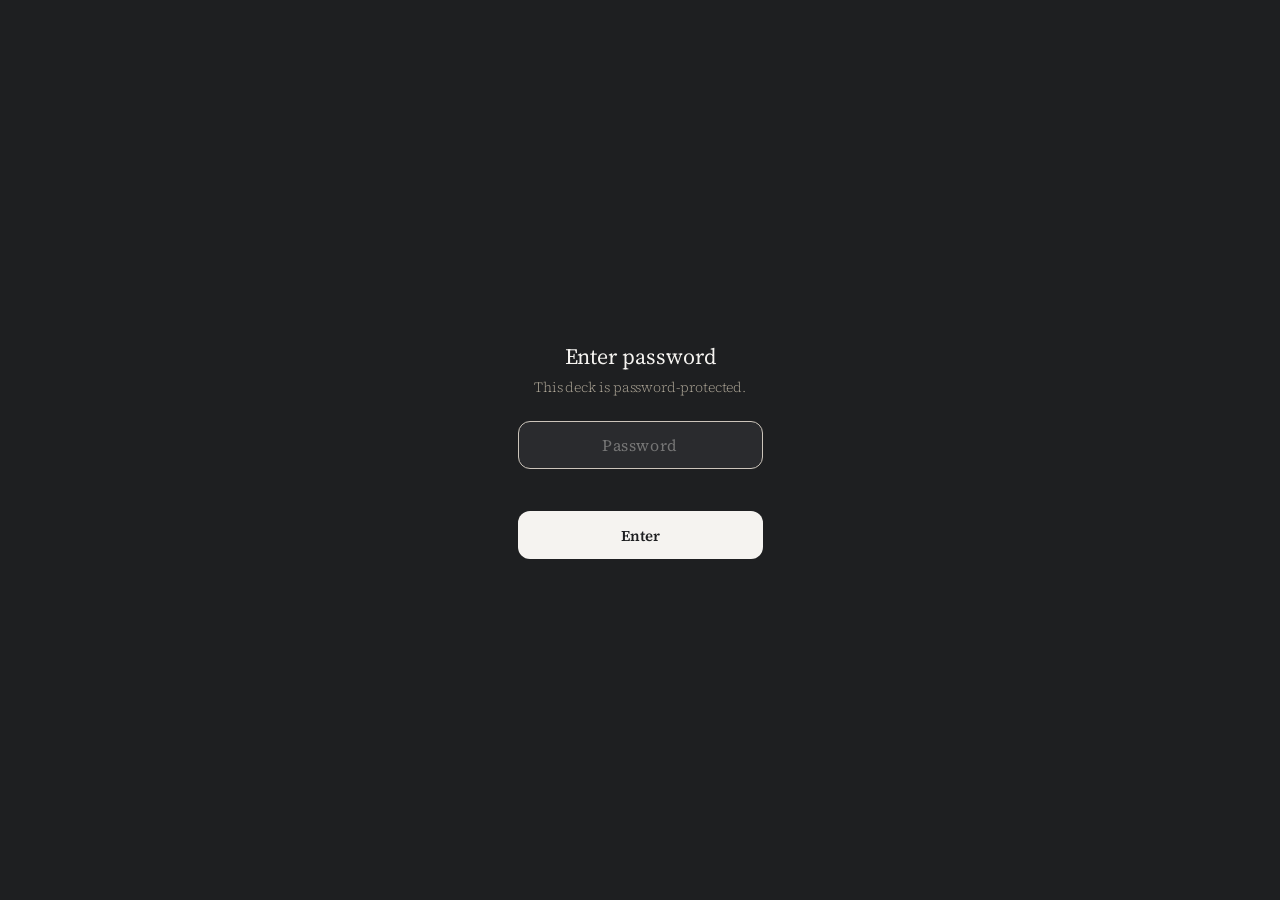
<file: pitch.html>
<!doctype html>
<html lang="en">
<head>
  <meta charset="utf-8" />
  <meta name="viewport" content="width=device-width, initial-scale=1" />
  <title>No-Go AI · Seed Deck</title>

  <link rel="preconnect" href="https://fonts.googleapis.com">
  <link rel="preconnect" href="https://fonts.gstatic.com" crossorigin>
  <link href="https://fonts.googleapis.com/css2?family=Source+Serif+4:opsz,wght@8..60,300;8..60,400;8..60,500;8..60,600;8..60,700&family=JetBrains+Mono:wght@400;500&display=swap" rel="stylesheet">

  <link rel="stylesheet" href="deck.css" />
  <script src="deck-stage.js"></script>
</head>
<body>

<!-- Password gate -->
<div id="gate" style="position:fixed;inset:0;z-index:99999;background:#1e1f21;display:flex;align-items:center;justify-content:center;font-family:'Source Serif 4',Georgia,serif;">
  <div style="text-align:center;max-width:380px;padding:32px;">
    <div style="font-size:22px;font-weight:400;color:#f5f3f0;margin-bottom:6px;">Enter password</div>
    <div style="font-size:14px;font-weight:300;color:#b0a899;margin-bottom:24px;">This deck is password-protected.</div>
    <input id="gate-pw" type="password" placeholder="Password" style="width:100%;height:48px;padding:0 16px;border:1px solid #ccc5bb;border-radius:12px;font-family:inherit;font-size:16px;background:#2a2b2e;color:#f5f3f0;outline:none;text-align:center;letter-spacing:0.04em;" />
    <div id="gate-err" style="font-size:12px;color:#8b2332;margin-top:8px;min-height:18px;"></div>
    <button id="gate-btn" style="margin-top:16px;width:100%;height:48px;border:none;border-radius:12px;background:#f5f3f0;color:#1e1f21;font-family:inherit;font-size:15px;font-weight:600;cursor:pointer;">Enter</button>
  </div>
</div>
<script>
(function(){
  var P="demoodem",g=document.getElementById("gate"),pw=document.getElementById("gate-pw"),err=document.getElementById("gate-err");
  function tryEnter(){if(pw.value===P){g.style.display="none";}else{err.textContent="Incorrect password.";pw.value="";pw.focus();}}
  document.getElementById("gate-btn").addEventListener("click",tryEnter);
  pw.addEventListener("keydown",function(e){if(e.key==="Enter")tryEnter();});
  setTimeout(function(){pw.focus();},100);
})();
</script>

<deck-stage>

  <!-- ─────────── 01 · TITLE ─────────── -->
  <section class="s-title" data-screen-label="01 Title">
    <div class="s-title-top">
      <div class="brand-row"><span class="brand-mark"></span> No-Go AI</div>
      <span style="font-family:var(--mono);font-size:24px;letter-spacing:0.06em;text-transform:uppercase;color:var(--ink-3);">Seed Round &middot; 2026</span>
    </div>

    <div class="s-title-mid">
      <h1 class="wordmark">
        <span class="go">No&#x2011;Go</span><span class="dot"></span>
      </h1>
      <div class="s-title-sub">The gateway to AI-powered operations for small businesses</div>
    </div>

    <div class="s-title-bot">
      <div class="s-title-tag">
        <span>Find where AI should start.</span>
        <span>Deploy safely.</span>
        <span>Prove the savings.</span>
      </div>
      <span></span>
    </div>
  </section>


  <!-- ─────────── 02 · THE SHIFT ─────────── -->
  <section data-screen-label="02 The Shift">
    <div class="chrome-top">
      <div class="brand-row"><span class="brand-mark"></span> No-Go AI</div>
      <span>02 &middot; The shift</span>
    </div>

    <div class="head-block">
      <div class="eyebrow"><span class="num">01</span><span>The shift</span></div>
      <h2 class="punch sm">Software is moving from tools people use to <em>labor software performs</em>.</h2>
    </div>

    <div class="shift-stage">
      <div class="shift-card">
        <div class="era">SaaS era</div>
        <div class="verb">Tools.</div>
        <div class="desc">People do the work. Software organizes and stores it.</div>
      </div>
      <div class="shift-card">
        <div class="era">Copilot era</div>
        <div class="verb">Copilots.</div>
        <div class="desc">AI assists. People still decide and execute.</div>
      </div>
      <div class="shift-card now">
        <div class="era">Now &rarr;</div>
        <div class="verb"><span class="red">AI-powered businesses.</span><span class="dot"></span></div>
        <div class="desc">Software performs entire workflows end-to-end. People approve and supervise.</div>
      </div>
    </div>

    <div class="chrome-bot"><span>Every business will need to become AI-powered. Most small businesses do not know how.</span><span>02 / 13</span></div>
  </section>


  <!-- ─────────── 03 · OVERLOOKED MARKET ─────────── -->
  <section data-screen-label="03 Overlooked Market">
    <div class="chrome-top">
      <div class="brand-row"><span class="brand-mark"></span> No-Go AI</div>
      <span>03 &middot; The market</span>
    </div>

    <div class="head-block">
      <div class="eyebrow"><span class="num">02</span><span>The market</span></div>
      <h2 class="punch sm" style="max-width:30ch;">$644B AI tsunami.<br/>62M small businesses.<br/><em>Zero infrastructure built for them</em>.</h2>
    </div>

    <div style="display:grid; grid-template-columns:1fr 1fr; gap:80px; margin-top:auto;">

      <!-- Left column -->
      <div>
        <div style="font-family:var(--mono); font-size:18px; letter-spacing:0.06em; text-transform:uppercase; color:var(--ink-3); margin-bottom:32px; padding-bottom:16px; border-bottom:1px solid var(--rule);">Massive overlooked market</div>

        <div style="display:grid; grid-template-columns:auto 1fr; gap:14px 28px; align-items:baseline;">
          <div style="font-family:var(--serif); font-size:64px; letter-spacing:-0.03em; line-height:1; color:var(--red);">36.2M</div>
          <div style="font-size:22px; color:var(--ink-2); line-height:1.3;">small businesses in the U.S.</div>

          <div style="font-family:var(--serif); font-size:64px; letter-spacing:-0.03em; line-height:1; color:var(--red);">26.1M</div>
          <div style="font-size:22px; color:var(--ink-2); line-height:1.3;">SMEs in Europe</div>

          <div style="font-family:var(--serif); font-size:64px; letter-spacing:-0.03em; line-height:1; color:var(--red);">99%</div>
          <div style="font-size:22px; color:var(--ink-2); line-height:1.3;">of OECD firms are SMEs<br/><span style="color:var(--ink-3);">50&ndash;60% of value added</span></div>
        </div>
      </div>

      <!-- Right column -->
      <div>
        <div style="font-family:var(--mono); font-size:18px; letter-spacing:0.06em; text-transform:uppercase; color:var(--ink-3); margin-bottom:32px; padding-bottom:16px; border-bottom:1px solid var(--rule);">AI spend is exploding &mdash; SMB adoption is not</div>

        <div style="display:grid; grid-template-columns:auto 1fr; gap:14px 28px; align-items:baseline;">
          <div style="font-family:var(--serif); font-size:64px; letter-spacing:-0.03em; line-height:1;">$644B</div>
          <div style="font-size:22px; color:var(--ink-2); line-height:1.3;">worldwide GenAI spend in 2025<br/><span style="color:var(--ink-3);">up 76% YoY</span></div>

          <div style="font-family:var(--serif); font-size:64px; letter-spacing:-0.03em; line-height:1;">$4.4T</div>
          <div style="font-size:22px; color:var(--ink-2); line-height:1.3;">annual economic value potential<br/><span style="color:var(--ink-3);">from generative AI</span></div>
        </div>

        <div style="margin-top:28px; border:1px solid var(--ink); border-radius:14px; padding:22px 26px; background:var(--ink); color:var(--bg);">
          <div style="font-family:var(--serif); font-size:26px; letter-spacing:-0.012em; line-height:1.2;">Persistent adoption gap between SMEs and large firms &mdash; lack of skills, data readiness, legal concerns.</div>
          <div style="font-family:var(--mono); font-size:13px; color:var(--moon); margin-top:8px;">OECD &middot; 2025</div>
        </div>
      </div>
    </div>

    <div class="chrome-bot" style="pointer-events:auto;">
      <span style="font-size:16px;">Sources:
        <a href="https://advocacy.sba.gov/2025/06/30/new-advocacy-report-shows-the-number-of-small-businesses-in-the-u-s-exceeds-36-million/" target="_blank" style="color:var(--ink-3);text-decoration:underline;text-underline-offset:3px;">SBA</a> &middot;
        <a href="https://single-market-economy.ec.europa.eu/smes/sme-strategy-and-sme-friendly-business-conditions/sme-performance-review_en" target="_blank" style="color:var(--ink-3);text-decoration:underline;text-underline-offset:3px;">EC</a> &middot;
        <a href="https://www.oecd.org/en/topics/policy-issues/smes-and-entrepreneurship.html" target="_blank" style="color:var(--ink-3);text-decoration:underline;text-underline-offset:3px;">OECD</a> &middot;
        <a href="https://www.gartner.com/en/newsroom/press-releases/2025-03-31-gartner-forecasts-worldwide-genai-spending-to-reach-644-billion-in-2025" target="_blank" style="color:var(--ink-3);text-decoration:underline;text-underline-offset:3px;">Gartner</a> &middot;
        <a href="https://www.mckinsey.com/capabilities/tech-and-ai/our-insights/the-economic-potential-of-generative-ai-the-next-productivity-frontier" target="_blank" style="color:var(--ink-3);text-decoration:underline;text-underline-offset:3px;">McKinsey</a> &middot;
        <a href="https://www.oecd.org/en/publications/2025/12/ai-adoption-by-small-and-medium-sized-enterprises_9c48eae6.html" target="_blank" style="color:var(--ink-3);text-decoration:underline;text-underline-offset:3px;">OECD&nbsp;2025</a>
      </span>
      <span>03 / 13</span>
    </div>
  </section>


  <!-- ─────────── 04 · THE PROBLEM ─────────── -->
  <section data-screen-label="04 The Problem">
    <div class="chrome-top">
      <div class="brand-row"><span class="brand-mark"></span> No-Go AI</div>
      <span>04 &middot; The problem</span>
    </div>

    <div class="head-block">
      <div class="eyebrow"><span class="num">03</span><span>The problem</span></div>
      <h2 class="punch md">SMBs want AI. They don&rsquo;t know <em>where to start</em>.</h2>
    </div>

    <div class="problem-stack">
      <div class="problem-row">
        <div class="qn">01</div>
        <div class="qt">What is feasible to automate?</div>
        <div class="qs">Unknown</div>
      </div>
      <div class="problem-row">
        <div class="qn">02</div>
        <div class="qt">What saves real money?</div>
        <div class="qs">Unmeasured</div>
      </div>
      <div class="problem-row">
        <div class="qn">03</div>
        <div class="qt">What is safe to run?</div>
        <div class="qs">Unproven</div>
      </div>
      <div class="problem-row">
        <div class="qn">04</div>
        <div class="qt">What is low-maintenance?</div>
        <div class="qs">Unmaintained</div>
      </div>
      <div class="problem-row">
        <div class="qn">05</div>
        <div class="qt">What should wait?</div>
        <div class="qs">Unanswered</div>
      </div>
    </div>

    <div class="chrome-bot"><span>The most painful workflow is not always the best first workflow.</span><span>04 / 13</span></div>
  </section>


  <!-- ─────────── 05 · INSIGHT ─────────── -->
  <section data-screen-label="05 The Insight">
    <div class="chrome-top">
      <div class="brand-row"><span class="brand-mark"></span> No-Go AI</div>
      <span>05 &middot; The insight</span>
    </div>

    <div class="head-block">
      <div class="eyebrow"><span class="num">04</span><span>The insight</span></div>
    </div>

    <div class="insight">
      <h2 class="insight-q">Before AI can do the work, a business needs to know <em>which work AI should do today</em>.</h2>
      <div class="insight-side">
        <div class="row">
          <div class="lab">Commodity</div>
          <div class="v">Models. Agents. Frameworks.</div>
        </div>
        <div class="row">
          <div class="lab">Scarce</div>
          <div class="v">Knowing which workflow to deploy, on which business, this quarter.</div>
        </div>
        <div class="row">
          <div class="lab">Our wedge</div>
          <div class="v red">Rank the work by value, feasibility, risk, and maintenance &mdash; before converting it.</div>
        </div>
      </div>
    </div>

    <div class="chrome-bot"><span>Pain &ne; readiness. No-Go AI ranks both.</span><span>05 / 13</span></div>
  </section>


  <!-- ─────────── 06 · PRODUCT ─────────── -->
  <section data-screen-label="06 Product">
    <div class="chrome-top">
      <div class="brand-row"><span class="brand-mark"></span> No-Go AI</div>
      <span>06 &middot; Product</span>
    </div>

    <div class="head-block">
      <div class="eyebrow"><span class="num">05</span><span>Product</span></div>
      <h2 class="punch md">Discover. Deploy. <em>Measure</em>.</h2>
    </div>

    <div class="product-grid">
      <div class="product-card">
        <div class="num">Layer 01</div>
        <div class="verb">Discover.</div>
        <div class="desc">Connect to the systems an SMB already uses. Scan for repeated workflows. Build a Work Graph.</div>
        <div class="systems">Gmail &middot; QuickBooks &middot; Drive &middot; Systems of Record</div>
        <div class="arrow">&rarr;</div>
      </div>
      <div class="product-card">
        <div class="num">Layer 02</div>
        <div class="verb">Deploy.</div>
        <div class="desc">Rank by ROI &times; readiness &times; safety. Build, test, simulate. Deploy with human approval.</div>
        <div class="systems">Approvals &middot; Guardrails &middot; Simulation</div>
        <div class="arrow">&rarr;</div>
      </div>
      <div class="product-card">
        <div class="num">Layer 03</div>
        <div class="verb">Measure.</div>
        <div class="desc">Track hours saved, cash recovered, exceptions caught &mdash; every month. Prove ROI.</div>
        <div class="systems">Savings Statement &middot; Outcome Ledger</div>
      </div>
    </div>

    <div class="chrome-bot"><span>One closed loop. The start of the Work Graph.</span><span>06 / 13</span></div>
  </section>


  <!-- ─────────── 07 · DEMO ─────────── -->
  <section data-screen-label="07 Demo">
    <div class="chrome-top">
      <div class="brand-row"><span class="brand-mark"></span> No-Go AI</div>
      <span>07 &middot; Example</span>
    </div>

    <div class="head-block" style="gap:16px;">
      <div class="eyebrow"><span class="num">06</span><span>Example</span></div>
      <h2 style="font-family:var(--serif); font-size:64px; line-height:0.96; letter-spacing:-0.03em; font-weight:400; margin:0;">From email to ranked ROI &mdash; in <em style="color:var(--red);">5 minutes</em>.</h2>
    </div>

    <div class="demo-grid" style="margin-top:24px;">
      <div class="demo-left" style="gap:20px;">
        <div>
          <div class="demo-biz-meta">Design partner</div>
          <div class="demo-biz" style="margin-top:6px; font-size:48px;">Harbor &amp; Stone<br/>Property Management</div>
          <div class="demo-biz-meta" style="margin-top:10px;">85 employees &middot; 1,200 units &middot; lean admin team</div>
        </div>

        <div class="demo-systems">
          <div class="demo-sys"><div class="ic">G</div><div><div class="lbl">Gmail</div><div class="stat">28k threads</div></div></div>
          <div class="demo-sys"><div class="ic">Q</div><div><div class="lbl">QuickBooks</div><div class="stat">3 yrs ledger</div></div></div>
          <div class="demo-sys"><div class="ic">A</div><div><div class="lbl">AppFolio</div><div class="stat">CSV export</div></div></div>
          <div class="demo-sys"><div class="ic">D</div><div><div class="lbl">Drive</div><div class="stat">SOPs &amp; leases</div></div></div>
        </div>

        <div class="demo-callout">
          <div class="k">Key insight</div>
          <div class="v">The highest-ROI workflow <em>wasn&rsquo;t the loudest pain point</em>.</div>
        </div>
      </div>

      <div class="demo-results">
        <div class="hd">
          <span>Discovered workflows &middot; ranked</span>
          <span class="pill go"><span class="dot"></span> Live</span>
        </div>
        <div class="demo-cols">
          <div></div><div>Workflow</div><div style="text-align:right;">ROI / yr</div><div style="text-align:right;">Readiness</div><div style="text-align:right;">Verdict</div>
        </div>
        <div class="demo-row top">
          <div class="rk">01</div>
          <div>
            <div class="title">Rent &amp; invoice follow-up</div>
            <div class="sub">412 instances / mo &middot; low risk</div>
          </div>
          <div class="metric">$184k<small>/yr</small></div>
          <div class="metric">94<small>%</small></div>
          <div class="verdict"><span class="pill go"><span class="dot"></span> Go</span></div>
        </div>
        <div class="demo-row">
          <div class="rk">02</div>
          <div>
            <div class="title">Vendor invoice triage</div>
            <div class="sub">186 / mo &middot; medium risk</div>
          </div>
          <div class="metric">$62k<small>/yr</small></div>
          <div class="metric">71<small>%</small></div>
          <div class="verdict"><span class="pill wait"><span class="dot"></span> Wait</span></div>
        </div>
        <div class="demo-row">
          <div class="rk">03</div>
          <div>
            <div class="title">Lease renewal docs</div>
            <div class="sub">38 / mo &middot; doc-heavy</div>
          </div>
          <div class="metric">$41k<small>/yr</small></div>
          <div class="metric">68<small>%</small></div>
          <div class="verdict"><span class="pill wait"><span class="dot"></span> Wait</span></div>
        </div>
        <div class="demo-row">
          <div class="rk">04</div>
          <div>
            <div class="title">Tenant complaint routing</div>
            <div class="sub">Safety-sensitive &middot; high judgment</div>
          </div>
          <div class="metric">$118k<small>/yr</small></div>
          <div class="metric">31<small>%</small></div>
          <div class="verdict"><span class="pill no"><span class="dot"></span> No-Go</span></div>
        </div>
        <div class="demo-row">
          <div class="rk">05</div>
          <div>
            <div class="title">Owner onboarding</div>
            <div class="sub">High judgment &middot; regulated</div>
          </div>
          <div class="metric">$22k<small>/yr</small></div>
          <div class="metric">19<small>%</small></div>
          <div class="verdict"><span class="pill no"><span class="dot"></span> No-Go</span></div>
        </div>
      </div>
    </div>

    <div class="chrome-bot"><span>Harbor &amp; Stone &middot; design partner</span><span>07 / 13</span></div>
  </section>


  <!-- ─────────── 08 · BEACHHEAD ─────────── -->
  <section data-screen-label="08 Beachhead">
    <div class="chrome-top">
      <div class="brand-row"><span class="brand-mark"></span> No-Go AI</div>
      <span>08 &middot; Beachhead</span>
    </div>

    <div class="head-block">
      <div class="eyebrow"><span class="num">07</span><span>Beachhead</span></div>
      <h2 class="punch md">Win one workflow. <em>Own the back office</em>.</h2>
    </div>

    <div class="beach">
      <div class="beach-left">
        <p class="lede lg">Start with rent &amp; invoice follow-up for small property management companies. Frequent, measurable, structured, low risk &mdash; the perfect first workflow.</p>
        <div class="beach-why">
          <div class="why"><div class="k">Why this</div><div class="v">Frequent &amp; measurable</div></div>
          <div class="why"><div class="k">Why now</div><div class="v">Low risk with approval</div></div>
        </div>
      </div>

      <div class="beach-tree">
        <div class="hd">
          <span>Expansion &middot; Property management</span>
        </div>
        <div class="beach-spine"></div>
        <div class="beach-node wedge">
          <div class="marker">&#x25B6;</div>
          <div>
            <div class="label">Rent &amp; invoice follow-up</div>
            <div class="sub">Beachhead &middot; live in 14 days</div>
          </div>
        </div>
        <div class="beach-node">
          <div class="marker">02</div>
          <div><div class="label">Vendor follow-up</div><div class="sub">Same data graph</div></div>
        </div>
        <div class="beach-node">
          <div class="marker">03</div>
          <div><div class="label">Lease renewal docs</div><div class="sub">Same tenants &middot; same SoR</div></div>
        </div>
        <div class="beach-node">
          <div class="marker">04</div>
          <div><div class="label">Maintenance coordination</div><div class="sub">Higher judgment &middot; approval-gated</div></div>
        </div>
      </div>
    </div>

    <div class="chrome-bot"><span>Narrow wedge. Wide expansion.</span><span>08 / 13</span></div>
  </section>


  <!-- ─────────── 09 · SAFETY & TRUST ─────────── -->
  <section data-screen-label="09 Safety & Trust">
    <div class="chrome-top">
      <div class="brand-row"><span class="brand-mark"></span> No-Go AI</div>
      <span>09 &middot; Safety &amp; trust</span>
    </div>

    <div class="head-block">
      <div class="eyebrow"><span class="num">08</span><span>Safety &amp; trust</span></div>
      <h2 class="punch md">Safe, measurable <em>AI adoption</em>.</h2>
    </div>

    <div class="whynow">
      <div class="why-card">
        <div class="n">01</div>
        <div>
          <div class="t">Human approval before every external action.</div>
          <div class="d">Nothing gets sent without the business owner clicking approve.</div>
        </div>
      </div>
      <div class="why-card">
        <div class="n">02</div>
        <div>
          <div class="t">Exception &amp; dispute detection.</div>
          <div class="d">Payment plans, disputes, hardship cases &mdash; the system pauses and asks.</div>
        </div>
      </div>
      <div class="why-card">
        <div class="n">03</div>
        <div>
          <div class="t">Sensitive customer flags.</div>
          <div class="d">Known edge cases are tagged. The workflow skips or escalates automatically.</div>
        </div>
      </div>
      <div class="why-card">
        <div class="n">04</div>
        <div>
          <div class="t">Full audit log &amp; rollback.</div>
          <div class="d">Every action logged. Every decision reversible. Trust is earned, not assumed.</div>
        </div>
      </div>
    </div>

    <div class="chrome-bot"><span>SMBs don&rsquo;t need risky autonomy. They need safe, measurable AI adoption.</span><span>09 / 13</span></div>
  </section>


  <!-- ─────────── 10 · BUSINESS MODEL & GTM ─────────── -->
  <section data-screen-label="10 Business Model & GTM">
    <div class="chrome-top">
      <div class="brand-row"><span class="brand-mark"></span> No-Go AI</div>
      <span>10 &middot; Business model &amp; GTM</span>
    </div>

    <div class="head-block">
      <div class="eyebrow"><span class="num">09</span><span>Business model &amp; GTM</span></div>
      <h2 class="punch md">We get paid <em>when the SMB saves money</em>.</h2>
    </div>

    <div class="gtm">
      <div class="gtm-col">
        <h3>How we charge</h3>
        <div class="price-row hero">
          <div class="n">01</div>
          <div>
            <div class="t">Free Work Scan.</div>
            <div class="d">Connect systems &rarr; ranked list of automation opportunities. Self-qualifying funnel.</div>
          </div>
        </div>
        <div class="price-row">
          <div class="n">02</div>
          <div>
            <div class="t">Annual platform fee.</div>
            <div class="d">Discovery, the Work Graph, integrations, approvals. Predictable ARR.</div>
          </div>
        </div>
        <div class="price-row">
          <div class="n">03</div>
          <div>
            <div class="t">Pay per workflow, tied to savings.</div>
            <div class="d">A share of measured savings. Aligns growth with customer ROI.</div>
          </div>
        </div>
      </div>

      <div class="gtm-col">
        <h3>How we grow</h3>
        <div class="gtm-flow">
          <div class="step"><span class="k">Now</span><div class="v">One vertical</div></div>
          <div class="arrow">&rarr;</div>
          <div class="step"><span class="k">Next</span><div class="v">Workflow packs</div></div>
          <div class="arrow">&rarr;</div>
          <div class="step"><span class="k">Then</span><div class="v">Channels</div></div>
        </div>
        <p class="gtm-narrative">Land direct in property management. Prove the wedge. Scale through advisors SMBs already trust and pay.</p>
        <div class="channels">
          <div class="chan"><div class="name">MSPs</div><div class="role">Already inside the stack</div></div>
          <div class="chan"><div class="name">Accountants</div><div class="role">Own the books &amp; the trust</div></div>
          <div class="chan"><div class="name">Outsourced CFOs</div><div class="role">Demand provable ROI</div></div>
          <div class="chan"><div class="name">Vertical consultants</div><div class="role">Industry workflow experts</div></div>
        </div>
      </div>
    </div>

    <div class="chrome-bot"><span>Outcome pricing &middot; vertical wedge &middot; channel leverage</span><span>10 / 13</span></div>
  </section>


  <!-- ─────────── 11 · COMPETITION (X/Y) ─────────── -->
  <section data-screen-label="11 Competition">
    <div class="chrome-top">
      <div class="brand-row"><span class="brand-mark"></span> No-Go AI</div>
      <span>11 &middot; Competition</span>
    </div>

    <div class="head-block" style="gap:10px;">
      <div class="eyebrow"><span class="num">10</span><span>Competition</span></div>
      <h2 style="font-family:var(--serif); font-size:52px; line-height:0.96; letter-spacing:-0.03em; font-weight:400; margin:0; max-width:32ch;">Most tools automate known workflows. No-Go AI uncovers <em style="color:var(--red);">hidden business work</em>.</h2>
      <p style="font-size:20px; color:var(--ink-2); max-width:64ch; line-height:1.3; margin-top:2px;">No-Go AI helps operators discover where AI should start, deploy safe workflows, and compound into AI-powered operations.</p>
    </div>

    <!-- X/Y Chart -->
    <div style="position:relative; flex:1; margin:12px 0 0; min-height:0;">

      <!-- Chart area -->
      <div style="position:absolute; left:120px; bottom:56px; right:20px; top:0;">

        <!-- Axes -->
        <div style="position:absolute; bottom:0; left:0; right:0; height:1.5px; background:var(--rule-2);"></div>
        <div style="position:absolute; bottom:0; left:0; top:0; width:1.5px; background:var(--rule-2);"></div>

        <!-- Quadrant lines -->
        <div style="position:absolute; bottom:0; left:50%; top:0; border-left:2px dashed var(--rule-2); opacity:0.7;"></div>
        <div style="position:absolute; left:0; right:0; top:50%; border-top:2px dashed var(--rule-2); opacity:0.7;"></div>

        <!-- Arrows -->
        <div style="position:absolute; bottom:-6px; right:-4px; color:var(--ink-4); font-size:20px;">&rarr;</div>
        <div style="position:absolute; top:-6px; left:-8px; color:var(--ink-4); font-size:20px;">&uarr;</div>

        <!-- Top-right shaded region -->
        <div style="position:absolute; right:0; top:0; width:48%; height:48%; background:rgba(28,77,90,0.03); border-radius:0 0 0 24px;"></div>
        <div style="position:absolute; right:8px; top:8px; font-family:var(--mono); font-size:11px; letter-spacing:0.05em; text-transform:uppercase; color:var(--ink-4);">Gateway to AI-powered operations</div>

        <!-- ===== Competitors ===== -->

        <!-- Bottom-left: Automation builders -->
        <div style="position:absolute; left:8%; bottom:6%;">
          <div style="width:12px; height:12px; border-radius:50%; background:var(--ink-3); margin-bottom:6px;"></div>
          <div style="font-family:var(--sans); font-size:17px; font-weight:500;">Automation builders</div>
          <div style="font-family:var(--mono); font-size:12px; color:var(--ink-4); margin-top:2px;">Zapier &middot; Make &middot; Workato &middot; n8n &middot; Blocks DIY</div>
        </div>

        <!-- Left-lower-middle: Copilots -->
        <div style="position:absolute; left:5%; bottom:24%;">
          <div style="width:12px; height:12px; border-radius:50%; background:var(--ink-3); margin-bottom:6px;"></div>
          <div style="font-family:var(--sans); font-size:17px; font-weight:500;">Copilots</div>
          <div style="font-family:var(--mono); font-size:12px; color:var(--ink-4); margin-top:2px;">ChatGPT &middot; Claude &middot; Gemini &middot; Copilot</div>
        </div>

        <!-- Middle-left: Systems of record -->
        <div style="position:absolute; left:26%; bottom:14%;">
          <div style="width:12px; height:12px; border-radius:50%; background:var(--ink-3); margin-bottom:6px;"></div>
          <div style="font-family:var(--sans); font-size:17px; font-weight:500;">Systems of record</div>
          <div style="font-family:var(--mono); font-size:12px; color:var(--ink-4); margin-top:2px;">QuickBooks &middot; Xero &middot; AppFolio &middot; HubSpot</div>
        </div>

        <!-- Center / upper-center: Process mining -->
        <div style="position:absolute; left:40%; bottom:62%;">
          <div style="width:12px; height:12px; border-radius:50%; background:var(--ink-3); margin-bottom:6px;"></div>
          <div style="font-family:var(--sans); font-size:17px; font-weight:500;">Process mining / RPA</div>
          <div style="font-family:var(--mono); font-size:12px; color:var(--ink-4); margin-top:2px;">Celonis &middot; UiPath</div>
        </div>

        <!-- Bottom-right center: Enterprise AI -->
        <div style="position:absolute; left:68%; bottom:20%;">
          <div style="width:12px; height:12px; border-radius:50%; background:var(--ink-3); margin-bottom:6px;"></div>
          <div style="font-family:var(--sans); font-size:17px; font-weight:500;">Enterprise AI platforms</div>
          <div style="font-family:var(--mono); font-size:12px; color:var(--ink-4); margin-top:2px;">Wonderful &middot; Unframe &middot; Agentforce &middot; ServiceNow</div>
        </div>

        <!-- ===== NO-GO AI — top right, isolated ===== -->
        <div style="position:absolute; right:2%; top:6%; text-align:right;">
          <!-- Halo -->
          <div style="position:absolute; top:50%; right:50%; width:240px; height:240px; border-radius:50%; background:rgba(28,77,90,0.05); transform:translate(50%,-50%); pointer-events:none;"></div>
          <!-- Dot -->
          <div style="width:26px; height:26px; border-radius:50%; background:var(--red); box-shadow:0 0 0 10px rgba(28,77,90,0.10); margin-left:auto; margin-bottom:10px;"></div>
          <div style="position:relative;">
            <div style="font-family:var(--serif); font-size:40px; font-weight:500; letter-spacing:-0.02em; color:var(--red);">No-Go AI</div>
            <div style="font-family:var(--sans); font-size:15px; color:var(--ink-2); max-width:380px; margin-top:8px; line-height:1.35; margin-left:auto;">Discovers hidden business work, identifies what AI can do today, and helps operators become AI-powered.</div>
          </div>
        </div>
      </div>

      <!-- Y-axis labels -->
      <div style="position:absolute; top:0; left:0; width:110px; font-family:var(--mono); font-size:14px; letter-spacing:0.04em; text-transform:uppercase; color:var(--ink-3); text-align:right; line-height:1.3;">Hidden<br/>business work</div>
      <div style="position:absolute; bottom:60px; left:0; width:110px; font-family:var(--mono); font-size:14px; letter-spacing:0.04em; text-transform:uppercase; color:var(--ink-3); text-align:right; line-height:1.3;">Known<br/>workflows</div>

      <!-- X-axis labels -->
      <div style="position:absolute; bottom:24px; left:120px; font-family:var(--mono); font-size:14px; letter-spacing:0.04em; text-transform:uppercase; color:var(--ink-3);">Builder-first</div>
      <div style="position:absolute; bottom:24px; right:20px; font-family:var(--mono); font-size:14px; letter-spacing:0.04em; text-transform:uppercase; color:var(--ink-3);">Operator-first</div>
    </div>

    <div class="chrome-bot"><span>Others help users automate what is already obvious. No-Go AI finds the work beneath the surface and turns it into safe, measurable AI-powered operations.</span><span>11 / 13</span></div>
  </section>


  <!-- ─────────── 12 · MOAT & VISION ─────────── -->
  <section data-screen-label="12 Moat & Vision">
    <div class="chrome-top">
      <div class="brand-row"><span class="brand-mark"></span> No-Go AI</div>
      <span>12 &middot; Moat &amp; vision</span>
    </div>

    <div class="head-block" style="gap:12px;">
      <div class="eyebrow"><span class="num">11</span><span>Moat &amp; vision</span></div>
      <h2 style="font-family:var(--serif); font-size:64px; line-height:0.96; letter-spacing:-0.03em; font-weight:400; margin:0; max-width:28ch;">Learning where AI should &mdash; and should not &mdash; <em style="color:var(--red);">go</em>.</h2>
      <p style="font-size:24px; color:var(--ink-2); max-width:52ch; line-height:1.35; margin-top:4px;">Every deployed workflow teaches No-Go AI how work flows through a business, compounding into the operating brain for AI-powered organizations.</p>
    </div>

    <div style="display:grid; grid-template-columns:1fr 1fr; gap:64px; margin-top:auto; align-items:start;">

      <!-- Left: flywheel + progression -->
      <div>
        <!-- Flywheel -->
        <div style="font-family:var(--mono); font-size:16px; letter-spacing:0.06em; text-transform:uppercase; color:var(--ink-3); margin-bottom:16px;">The Closed-Loop Work Graph</div>
        <div style="display:flex; align-items:center; gap:12px; font-family:var(--mono); font-size:22px; letter-spacing:0.03em; text-transform:uppercase; flex-wrap:wrap; margin-bottom:32px;">
          <span style="color:var(--red); font-weight:500;">Discover</span>
          <span style="color:var(--ink-4);">&rarr;</span>
          <span style="color:var(--red); font-weight:500;">Score</span>
          <span style="color:var(--ink-4);">&rarr;</span>
          <span style="color:var(--red); font-weight:500;">Deploy</span>
          <span style="color:var(--ink-4);">&rarr;</span>
          <span style="color:var(--red); font-weight:500;">Measure</span>
          <span style="color:var(--ink-4);">&rarr;</span>
          <span style="color:var(--red); font-weight:500;">Learn</span>
          <span style="color:var(--ink-4);">&circlearrowleft;</span>
        </div>

        <!-- Progression -->
        <div style="font-family:var(--mono); font-size:16px; letter-spacing:0.06em; text-transform:uppercase; color:var(--ink-3); margin-bottom:16px;">From workflow automation to operating brain</div>
        <div style="display:flex; align-items:center; gap:10px; font-family:var(--serif); font-size:24px; letter-spacing:-0.01em; flex-wrap:wrap;">
          <span style="padding:8px 16px; border:1px solid var(--rule); border-radius:10px; background:var(--paper);">Single workflow</span>
          <span style="color:var(--ink-4);">&rarr;</span>
          <span style="padding:8px 16px; border:1px solid var(--rule); border-radius:10px; background:var(--paper);">Work Graph</span>
          <span style="color:var(--ink-4);">&rarr;</span>
          <span style="padding:8px 16px; border:1px solid var(--rule); border-radius:10px; background:var(--paper);">AI-powered ops</span>
          <span style="color:var(--ink-4);">&rarr;</span>
          <span style="padding:8px 16px; border:1px solid var(--ink); border-radius:10px; background:var(--ink); color:var(--bg);">Operating brain</span>
        </div>

        <!-- Key line -->
        <div style="margin-top:28px; font-family:var(--serif); font-size:22px; color:var(--ink-2); line-height:1.35; max-width:44ch;">The first product is workflow automation. The compounding asset is operational understanding. The end state is coordination.</div>
      </div>

      <!-- Right: 4 datasets -->
      <div>
        <div style="font-family:var(--mono); font-size:16px; letter-spacing:0.06em; text-transform:uppercase; color:var(--ink-3); margin-bottom:16px;">Four compounding datasets</div>
        <div class="loops4">
          <div class="loop4" style="min-height:auto; padding:22px 24px;">
            <div class="num" style="font-size:16px;">01</div>
            <div class="name" style="font-size:36px; margin-top:10px;">Work.</div>
            <div class="desc" style="font-size:16px; padding-top:12px;">What repetitive work exists by vertical.</div>
          </div>
          <div class="loop4" style="min-height:auto; padding:22px 24px;">
            <div class="num" style="font-size:16px;">02</div>
            <div class="name" style="font-size:36px; margin-top:10px;">Readiness.</div>
            <div class="desc" style="font-size:16px; padding-top:12px;">What AI can safely automate today.</div>
          </div>
          <div class="loop4" style="min-height:auto; padding:22px 24px;">
            <div class="num" style="font-size:16px;">03</div>
            <div class="name" style="font-size:36px; margin-top:10px;">Exceptions.</div>
            <div class="desc" style="font-size:16px; padding-top:12px;">Where humans are still needed.</div>
          </div>
          <div class="loop4" style="min-height:auto; padding:22px 24px;">
            <div class="num" style="font-size:16px;">04</div>
            <div class="name" style="font-size:36px; margin-top:10px;">Outcomes.</div>
            <div class="desc" style="font-size:16px; padding-top:12px;">What actually saved money.</div>
          </div>
        </div>
      </div>
    </div>

    <div class="chrome-bot"><span>The most valuable AI OS won&rsquo;t say yes to everything. It will know when to say Go, Slow-Go, or No-Go.</span><span>12 / 13</span></div>
  </section>


  <!-- ─────────── 13 · TEAM ─────────── -->
  <section data-screen-label="13 Team">
    <div class="chrome-top">
      <div class="brand-row"><span class="brand-mark"></span> No-Go AI</div>
      <span>13 &middot; Team &amp; round</span>
    </div>

    <div class="head-block">
      <div class="eyebrow"><span class="num">12</span><span>Team</span></div>
      <h2 class="punch md">The team to build <em>the operating&nbsp;layer</em>.</h2>
    </div>

    <div class="team-grid">
      <div class="member">
        <div class="avatar">FOUNDER 01</div>
        <div class="nm">Amit Neeman</div>
        <div class="ro">CTO</div>
        <div class="bio">[ One-line background ]</div>
      </div>
      <div class="member">
        <div class="avatar">FOUNDER 02</div>
        <div class="nm">Oren Dean</div>
        <div class="ro">CAI</div>
        <div class="bio">[ One-line background ]</div>
      </div>
      <div class="member">
        <div class="avatar">FOUNDER 03</div>
        <div class="nm">Ori Shapira</div>
        <div class="ro">CEO</div>
        <div class="bio">[ One-line background ]</div>
      </div>
    </div>

    <div class="round-bar">
      <div>
        <div class="k">Round</div>
        <div class="v filled red">Seed</div>
      </div>
      <div>
        <div class="k">Raising</div>
        <div class="v filled">$20M</div>
      </div>
      <div>
        <div class="k">Use of funds</div>
        <div class="v filled lg">Product &middot; Design partners &middot; Workflow library &middot; GTM</div>
      </div>
    </div>

    <div class="chrome-bot"><span>no-go.ai &middot; founders@no-go.ai</span><span>13 / 13</span></div>
  </section>

</deck-stage>

</body>
</html>
</file>
<file: deck.css>
/* No-Go AI — Seed Deck v2
   Palette: Pantone Stretch Limo / Cloud Dancer / Scarlet Smile / Bordeaux / Dragonfly / Graphite / Satin Slipper / Moon
   Type: Source Serif 4 (display), Inter Tight (sans), JetBrains Mono (mono)
*/

:root {
  /* neutrals — electric blue palette */
  --bg: #f0f2f8;
  --paper: #f8f9fc;
  --bg-2: #e4e7f0;
  --ink: #212354;
  --ink-2: #4a4c7a;
  --ink-3: #8688a8;
  --ink-4: #b0b2c8;
  --moon: #8688a8;
  --rule: #d4d6e4;
  --rule-2: #c0c2d4;

  /* accents — electric blue */
  --red: #3E54E8;           /* electric blue — primary accent */
  --red-deep: #2a3fc0;
  --red-soft: #e8ecff;
  --teal: #3E54E8;
  --teal-soft: #e8ecff;
  --olive: #6081FF;
  --taupe: #8688a8;
  --gold: #6081FF;
  --gold-deep: #3E66F9;
  --scarlet: #e04355;

  /* type — unified Source Serif 4 */
  --serif: "Source Serif 4", "Source Serif Pro", Georgia, serif;
  --sans: "Source Serif 4", Georgia, serif;
  --mono: "JetBrains Mono", ui-monospace, "SF Mono", Menlo, monospace;
}

* { box-sizing: border-box; }
html, body { margin: 0; padding: 0; background: #000; }
body {
  font-family: var(--sans);
  color: var(--ink);
  -webkit-font-smoothing: antialiased;
  font-feature-settings: "ss01", "cv11";
  letter-spacing: -0.005em;
}

deck-stage > section {
  width: 1920px;
  height: 1080px;
  background: var(--bg);
  color: var(--ink);
  position: relative;
  overflow: hidden;
  padding: 130px 120px 150px;
  display: flex;
  flex-direction: column;
}

/* ───────────── chrome ───────────── */
.chrome-top {
  position: absolute;
  inset: 48px 64px auto 64px;
  display: flex;
  justify-content: space-between;
  align-items: center;
  font-family: var(--mono);
  font-size: 24px;
  letter-spacing: 0.06em;
  text-transform: uppercase;
  color: var(--ink-3);
  z-index: 5;
}
.brand-row {
  display: flex; align-items: center; gap: 14px;
  color: var(--ink);
  letter-spacing: -0.01em;
  text-transform: none;
  font-family: var(--sans);
  font-weight: 500;
  font-size: 26px;
}
.brand-mark {
  width: 36px; height: 36px;
  border-radius: 10px;
  background: var(--ink);
  display: grid; place-items: center;
  position: relative;
}
.brand-mark::before {
  content: "";
  width: 12px; height: 12px;
  border-radius: 50%;
  background: var(--red);
}
.chrome-bot {
  position: absolute;
  inset: auto 64px 48px 64px;
  display: flex; justify-content: space-between; align-items: center;
  font-family: var(--mono);
  font-size: 24px;
  letter-spacing: 0.06em;
  text-transform: uppercase;
  color: var(--ink-3);
  z-index: 5;
  pointer-events: none;
}

/* ───────────── shared type ───────────── */
.eyebrow {
  font-family: var(--mono);
  font-size: 26px;
  letter-spacing: 0.10em;
  text-transform: uppercase;
  color: var(--ink-3);
  display: inline-flex;
  gap: 18px;
  align-items: baseline;
}
.eyebrow .num { color: var(--red); }

.punch {
  font-family: var(--serif);
  font-weight: 400;
  font-size: 168px;
  line-height: 0.94;
  letter-spacing: -0.035em;
  margin: 0;
  text-wrap: balance;
  max-width: 24ch;
}
.punch.lg { font-size: 220px; }
.punch.md { font-size: 124px; max-width: 26ch; }
.punch.sm { font-size: 96px; max-width: 32ch; }
.punch em { font-style: italic; color: var(--red); font-weight: 400; }
.punch .red { color: var(--red); }
.punch strike, .punch s { text-decoration: line-through; text-decoration-color: var(--red); text-decoration-thickness: 6px; color: var(--ink-3); }

.lede {
  font-size: 32px;
  line-height: 1.4;
  color: var(--ink-2);
  max-width: 36ch;
  text-wrap: pretty;
}
.lede.lg { font-size: 38px; }

.serif { font-family: var(--serif); }
.mono { font-family: var(--mono); font-variant-numeric: tabular-nums; }
.muted { color: var(--ink-3); }

.body { display: flex; flex-direction: column; flex: 1; min-height: 0; }
.body.center { justify-content: center; }
.head-block { display: flex; flex-direction: column; gap: 28px; flex-shrink: 0; }
.head-block .eyebrow { margin-bottom: 0; }

/* ───────────── pills ───────────── */
.pill {
  display: inline-flex; align-items: center; gap: 10px;
  height: 38px; padding: 0 18px;
  border-radius: 999px;
  background: var(--paper);
  border: 1px solid var(--rule);
  color: var(--ink-2);
  font-size: 16px;
  font-family: var(--mono);
  letter-spacing: 0.04em;
  text-transform: uppercase;
}
.pill .dot { width: 8px; height: 8px; border-radius: 50%; background: var(--ink-3); }
.pill.go { background: var(--ink); border-color: var(--ink); color: var(--bg); }
.pill.go .dot { background: var(--red); }
.pill.wait { background: var(--bg-2); border-color: var(--rule-2); color: var(--ink-2); }
.pill.wait .dot { background: var(--ink-3); }
.pill.no { background: transparent; border-color: var(--rule-2); color: var(--ink-3); }
.pill.no .dot { background: var(--moon); }

/* =================================================================
   01 — TITLE
   ================================================================= */
.s-title {
  display: grid;
  grid-template-rows: auto 1fr auto;
  padding: 96px 120px;
  background: var(--bg);
}
.s-title-top { display: flex; justify-content: space-between; align-items: flex-start; }
.s-title-mid { align-self: end; }
.wordmark {
  font-family: var(--serif);
  font-weight: 400;
  font-size: 340px;
  line-height: 0.86;
  letter-spacing: -0.05em;
  margin: 0;
  display: flex;
  align-items: flex-end;
  white-space: nowrap;
}
.wordmark .strike {
  text-decoration: line-through;
  text-decoration-color: var(--red);
  text-decoration-thickness: 14px;
  text-underline-offset: 0;
  color: var(--ink);
}
.wordmark .go {
  color: var(--ink);
  margin-left: 0;
}
.wordmark .dot {
  display: inline-block;
  width: 56px; height: 56px;
  border-radius: 50%;
  background: var(--red);
  margin-left: 28px;
  align-self: flex-end;
  margin-bottom: 36px;
}
.s-title-sub {
  font-family: var(--serif);
  font-size: 56px;
  line-height: 1.12;
  letter-spacing: -0.02em;
  margin-top: 36px;
  max-width: 22ch;
}
.s-title-sub .red { color: var(--red); font-style: italic; }

.s-title-bot {
  display: flex; justify-content: space-between; align-items: flex-end;
  padding-top: 36px;
  margin-top: 56px;
  border-top: 1px solid var(--rule-2);
  font-family: var(--mono);
  font-size: 24px;
  letter-spacing: 0.06em;
  text-transform: uppercase;
  color: var(--ink-3);
}
.s-title-tag {
  display: flex; gap: 48px;
  color: var(--ink);
  font-family: var(--mono);
  font-size: 24px;
  letter-spacing: 0.04em;
  text-transform: uppercase;
}
.s-title-tag span:nth-child(2) { color: var(--ink-2); }
.s-title-tag span:nth-child(3) { color: var(--red); }

/* =================================================================
   02 — THE SHIFT
   ================================================================= */
.shift-stage {
  display: grid;
  grid-template-columns: repeat(3, 1fr);
  gap: 24px;
  margin-top: auto;
  align-items: stretch;
}
.shift-card {
  border: 1px solid var(--rule);
  border-radius: 18px;
  padding: 40px 40px 44px;
  background: var(--paper);
  display: grid;
  grid-template-rows: auto 1fr auto;
  position: relative;
}
.shift-card .era {
  font-family: var(--mono);
  font-size: 24px;
  letter-spacing: 0.08em;
  text-transform: uppercase;
  color: var(--ink-3);
}
.shift-card .verb {
  font-family: var(--serif);
  font-size: 80px;
  line-height: 0.94;
  letter-spacing: -0.025em;
  margin-top: 24px;
  align-self: start;
}
.shift-card .desc {
  align-self: end;
  padding-top: 32px;
  border-top: 1px solid var(--rule);
  font-size: 26px;
  color: var(--ink-2);
  line-height: 1.4;
}
.shift-card.now {
  background: var(--ink);
  color: var(--bg);
  border-color: var(--ink);
}
.shift-card.now .era { color: var(--moon); }
.shift-card.now .verb { color: var(--bg); }
.shift-card.now .verb .red { color: var(--red); }
.shift-card.now .desc { color: var(--moon); border-color: rgba(255,255,255,0.12); }
.shift-card .dot {
  display: inline-block;
  width: 18px; height: 18px;
  border-radius: 50%;
  background: var(--red);
  margin-left: 14px;
  vertical-align: 0.18em;
}

/* =================================================================
   03 — OVERLOOKED MARKET
   ================================================================= */
.market-stage {
  display: grid;
  grid-template-columns: repeat(4, 1fr);
  gap: 16px;
  margin-top: auto;
}
.market-card {
  border: 1px solid var(--rule);
  border-radius: 18px;
  padding: 36px 32px 36px;
  background: var(--paper);
  min-height: 480px;
  display: flex; flex-direction: column;
  position: relative;
}
.market-card .seg {
  font-family: var(--mono);
  font-size: 24px;
  letter-spacing: 0.06em;
  text-transform: uppercase;
  color: var(--ink-3);
}
.market-card .who {
  font-family: var(--serif);
  font-size: 60px;
  line-height: 0.98;
  letter-spacing: -0.025em;
  margin-top: 22px;
}
.market-card .examples {
  font-family: var(--mono);
  font-size: 24px;
  color: var(--ink-3);
  margin-top: 22px;
  line-height: 1.5;
}
.market-card .stamp {
  margin-top: auto;
  padding-top: 24px;
  border-top: 1px solid var(--rule);
  font-family: var(--mono);
  font-size: 24px;
  letter-spacing: 0.06em;
  text-transform: uppercase;
  color: var(--ink-3);
  display: flex; align-items: center; gap: 12px;
}
.market-card .stamp .dot {
  width: 10px; height: 10px;
  border-radius: 50%;
  background: var(--moon);
}
.market-card.us {
  background: var(--ink);
  color: var(--bg);
  border-color: var(--ink);
}
.market-card.us .seg { color: var(--moon); }
.market-card.us .examples { color: var(--moon); }
.market-card.us .stamp { color: var(--red); border-color: rgba(255,255,255,0.12); }
.market-card.us .stamp .dot {
  background: var(--red);
  box-shadow: 0 0 0 5px rgba(62,84,232,0.25);
}

/* =================================================================
   04 — THE PROBLEM
   ================================================================= */
.problem-stack {
  display: grid;
  grid-template-columns: 1fr;
  gap: 0;
  margin-top: 56px;
  border-top: 1px solid var(--rule-2);
}
.problem-row {
  display: grid;
  grid-template-columns: 100px 1fr 220px;
  gap: 56px;
  align-items: center;
  padding: 22px 0;
  border-bottom: 1px solid var(--rule-2);
}
.problem-row .qn {
  font-family: var(--mono);
  font-size: 26px;
  color: var(--ink-3);
  letter-spacing: 0.04em;
}
.problem-row .qt {
  font-family: var(--serif);
  font-size: 44px;
  line-height: 1.05;
  letter-spacing: -0.02em;
}
.problem-row .qs {
  font-family: var(--mono);
  font-size: 24px;
  letter-spacing: 0.05em;
  text-transform: uppercase;
  color: var(--red);
  text-align: right;
}

/* =================================================================
   05 — INSIGHT
   ================================================================= */
.insight {
  display: grid;
  grid-template-columns: minmax(0, 7fr) minmax(0, 4fr);
  gap: 96px;
  margin-top: auto;
  margin-bottom: auto;
  align-items: end;
}
.insight-q {
  font-family: var(--serif);
  font-size: 132px;
  line-height: 0.96;
  letter-spacing: -0.03em;
  font-weight: 400;
}
.insight-q em {
  font-style: italic;
  color: var(--red);
}
.insight-side {
  border-left: 1px solid var(--rule-2);
  padding-left: 40px;
  display: flex; flex-direction: column; gap: 32px;
  margin-bottom: 12px;
}
.insight-side .row { display: flex; flex-direction: column; gap: 8px; }
.insight-side .lab {
  font-family: var(--mono);
  font-size: 22px;
  letter-spacing: 0.08em;
  text-transform: uppercase;
  color: var(--ink-3);
}
.insight-side .v {
  font-family: var(--serif);
  font-size: 32px;
  line-height: 1.25;
  letter-spacing: -0.012em;
  color: var(--ink);
}
.insight-side .v.red { color: var(--red); }

/* =================================================================
   06 — PRODUCT
   ================================================================= */
.product-grid {
  display: grid;
  grid-template-columns: repeat(3, 1fr);
  gap: 20px;
  margin-top: auto;
}
.product-card {
  border: 1px solid var(--rule);
  border-radius: 18px;
  padding: 36px 36px 36px;
  background: var(--paper);
  min-height: 440px;
  display: flex; flex-direction: column;
  position: relative;
}
.product-card .num {
  font-family: var(--mono);
  font-size: 24px;
  letter-spacing: 0.08em;
  color: var(--ink-3);
}
.product-card .verb {
  font-family: var(--serif);
  font-size: 96px;
  line-height: 0.92;
  letter-spacing: -0.028em;
  margin-top: 20px;
  color: var(--red);
}
.product-card .desc {
  margin-top: 24px;
  font-size: 26px;
  color: var(--ink);
  line-height: 1.35;
  max-width: 22ch;
  font-weight: 500;
}
.product-card .systems {
  margin-top: auto;
  padding-top: 24px;
  border-top: 1px solid var(--rule);
  font-family: var(--mono);
  font-size: 18px;
  letter-spacing: 0.04em;
  color: var(--ink-3);
  text-transform: uppercase;
}
.product-card .arrow {
  position: absolute;
  right: -24px;
  top: 50%;
  transform: translateY(-50%);
  font-family: var(--mono);
  font-size: 32px;
  color: var(--ink-3);
  z-index: 2;
}

/* =================================================================
   07 — DEMO
   ================================================================= */
.demo-grid {
  display: grid;
  grid-template-columns: minmax(0, 5fr) minmax(0, 7fr);
  gap: 56px;
  margin-top: 40px;
  flex: 1;
  min-height: 0;
  align-items: stretch;
}
.demo-left { display: flex; flex-direction: column; gap: 28px; }
.demo-biz-meta {
  font-family: var(--mono);
  font-size: 20px;
  letter-spacing: 0.05em;
  text-transform: uppercase;
  color: var(--ink-3);
}
.demo-biz {
  font-family: var(--serif);
  font-size: 64px;
  line-height: 1.04;
  letter-spacing: -0.022em;
}
.demo-systems {
  display: grid;
  grid-template-columns: 1fr 1fr;
  gap: 12px;
}
.demo-sys {
  display: grid;
  grid-template-columns: 48px 1fr;
  gap: 16px;
  align-items: center;
  padding: 16px 18px;
  border: 1px solid var(--rule);
  border-radius: 12px;
  background: var(--paper);
}
.demo-sys .ic {
  width: 48px; height: 48px;
  border-radius: 10px;
  background: var(--bg-2);
  border: 1px solid var(--rule);
  display: grid; place-items: center;
  font-family: var(--mono);
  font-size: 18px;
  font-weight: 500;
  color: var(--ink);
}
.demo-sys .lbl { font-size: 20px; font-weight: 500; }
.demo-sys .stat {
  font-family: var(--mono);
  font-size: 14px;
  letter-spacing: 0.04em;
  text-transform: uppercase;
  color: var(--ink-3);
  margin-top: 4px;
  display: flex; align-items: center; gap: 8px;
}
.demo-sys .stat::before {
  content: "";
  width: 7px; height: 7px;
  border-radius: 50%;
  background: var(--red);
}
.demo-callout {
  margin-top: auto;
  background: var(--ink);
  color: var(--bg);
  border-radius: 16px;
  padding: 24px 28px;
}
.demo-callout .v {
  font-family: var(--serif);
  font-size: 28px;
  line-height: 1.22;
  letter-spacing: -0.012em;
}
.demo-callout .k {
  font-family: var(--mono);
  font-size: 18px;
  letter-spacing: 0.06em;
  text-transform: uppercase;
  color: var(--red);
  margin-bottom: 14px;
}
.demo-callout .v em { color: var(--red); font-style: normal; font-weight: 500; }

.demo-results {
  border: 1px solid var(--rule);
  border-radius: 18px;
  background: var(--paper);
  padding: 22px 28px 14px;
  display: flex; flex-direction: column;
  min-height: 0;
  overflow: hidden;
}
.demo-results .hd {
  display: flex; justify-content: space-between; align-items: center;
  padding-bottom: 14px;
  border-bottom: 1px solid var(--rule);
  font-family: var(--mono);
  font-size: 18px;
  letter-spacing: 0.05em;
  text-transform: uppercase;
  color: var(--ink-3);
}
.demo-cols {
  display: grid;
  grid-template-columns: 36px 1fr 130px 130px 150px;
  gap: 18px;
  padding: 14px 0 10px;
  font-family: var(--mono);
  font-size: 16px;
  letter-spacing: 0.05em;
  text-transform: uppercase;
  color: var(--ink-3);
}
.demo-row {
  display: grid;
  grid-template-columns: 36px 1fr 130px 130px 150px;
  gap: 18px;
  align-items: center;
  padding: 10px 0;
  border-top: 1px solid var(--rule);
}
.demo-row .rk {
  font-family: var(--serif);
  font-size: 30px;
  color: var(--ink-3);
}
.demo-row.top {
  background: var(--ink);
  color: var(--bg);
  border-radius: 12px;
  padding: 12px 16px;
  margin: 4px -16px;
  border-top: 0;
}
.demo-row.top .rk { color: var(--red); }
.demo-row.top .sub { color: var(--moon); }
.demo-row.top .metric small { color: var(--moon); }
.demo-row .title { font-size: 22px; font-weight: 500; letter-spacing: -0.005em; }
.demo-row .sub {
  font-size: 14px; color: var(--ink-3); margin-top: 4px;
  font-family: var(--mono); letter-spacing: 0.03em;
}
.demo-row .metric {
  font-family: var(--serif);
  font-size: 28px;
  letter-spacing: -0.012em;
  text-align: right;
}
.demo-row .metric small {
  font-family: var(--mono);
  font-size: 14px;
  color: var(--ink-3);
  margin-left: 4px;
}
.demo-row .verdict { display: flex; justify-content: flex-end; }

/* =================================================================
   08 — BEACHHEAD
   ================================================================= */
.beach {
  display: grid;
  grid-template-columns: minmax(0, 5fr) minmax(0, 7fr);
  gap: 64px;
  margin-top: 40px;
  flex: 1;
  min-height: 0;
}
.beach-left { display: flex; flex-direction: column; gap: 36px; }
.beach-why {
  display: grid;
  grid-template-columns: 1fr 1fr;
  gap: 14px;
}
.beach-why .why {
  border: 1px solid var(--rule);
  border-radius: 14px;
  padding: 22px 24px;
  background: var(--paper);
}
.beach-why .why .k {
  font-family: var(--mono);
  font-size: 16px;
  letter-spacing: 0.06em;
  text-transform: uppercase;
  color: var(--ink-3);
}
.beach-why .why .v {
  font-family: var(--serif);
  font-size: 30px;
  letter-spacing: -0.015em;
  margin-top: 10px;
  line-height: 1.1;
}
.beach-tree {
  position: relative;
  border: 1px solid var(--rule);
  border-radius: 18px;
  background: var(--paper);
  padding: 36px 40px 36px 36px;
}
.beach-tree .hd {
  font-family: var(--mono);
  font-size: 18px;
  letter-spacing: 0.06em;
  text-transform: uppercase;
  color: var(--ink-3);
  margin-bottom: 20px;
  display: flex; justify-content: space-between;
}
.beach-tree .hd .pill { padding: 0 12px; height: 30px; font-size: 13px; }
.beach-spine {
  position: absolute;
  left: 50px; top: 110px; bottom: 64px;
  width: 1px; background: var(--rule-2);
}
.beach-node {
  display: grid;
  grid-template-columns: 28px 1fr;
  gap: 18px;
  align-items: center;
  padding: 12px 0;
  position: relative;
}
.beach-node .marker {
  width: 28px; height: 28px;
  border-radius: 8px;
  border: 1px solid var(--rule-2);
  display: grid; place-items: center;
  font-family: var(--mono);
  font-size: 13px;
  color: var(--ink-3);
  background: var(--paper);
  position: relative;
  z-index: 2;
}
.beach-node.wedge .marker {
  background: var(--red);
  border-color: var(--red);
  color: white;
}
.beach-node.wedge .label {
  font-family: var(--serif);
  font-size: 38px;
  letter-spacing: -0.018em;
  line-height: 1.05;
}
.beach-node.wedge .sub {
  font-size: 18px;
  color: var(--red);
  margin-top: 6px;
  font-family: var(--mono);
  letter-spacing: 0.04em;
  text-transform: uppercase;
}
.beach-node .label {
  font-size: 24px; font-weight: 500; letter-spacing: -0.005em;
}
.beach-node .sub {
  font-size: 15px;
  color: var(--ink-3);
  margin-top: 4px;
  font-family: var(--mono);
  letter-spacing: 0.03em;
}

/* =================================================================
   09 — WHY NOW
   ================================================================= */
.whynow {
  display: grid;
  grid-template-columns: 1fr 1fr;
  gap: 32px 80px;
  margin-top: auto;
}
.why-card {
  border-top: 1px solid var(--rule-2);
  padding-top: 32px;
  display: grid;
  grid-template-columns: 80px 1fr;
  gap: 28px;
}
.why-card .n {
  font-family: var(--serif);
  font-size: 72px;
  line-height: 0.9;
  letter-spacing: -0.028em;
  color: var(--red);
}
.why-card .t {
  font-family: var(--serif);
  font-size: 44px;
  line-height: 1.06;
  letter-spacing: -0.02em;
}
.why-card .d {
  margin-top: 14px;
  font-size: 22px;
  color: var(--ink-2);
  line-height: 1.45;
  max-width: 36ch;
}

/* =================================================================
   10 — COMPETITION
   ================================================================= */
.comp {
  margin-top: 28px;
  border: 1px solid var(--rule);
  border-radius: 18px;
  background: var(--paper);
  overflow: hidden;
}
.comp-row {
  display: grid;
  grid-template-columns: minmax(280px, 2fr) repeat(6, minmax(0, 1fr));
  align-items: stretch;
  border-bottom: 1px solid var(--rule);
}
.comp-row:last-child { border-bottom: 0; }
.comp .cell {
  padding: 6px 12px;
  border-right: 1px solid var(--rule);
  font-size: 14px;
  display: flex; align-items: center;
  min-height: 46px;
}
.comp .cell:last-child { border-right: 0; }
.comp-row.head .cell {
  font-family: var(--mono);
  font-size: 13px;
  letter-spacing: 0.05em;
  text-transform: uppercase;
  color: var(--ink-3);
  background: var(--bg-2);
  align-items: flex-end;
  padding: 6px 12px;
  min-height: 40px;
  line-height: 1.3;
}
.comp-row.head .cell:first-child {
  font-family: var(--sans);
  text-transform: none;
  font-size: 16px;
  color: var(--ink-2);
  letter-spacing: -0.005em;
}
.comp .who {
  display: flex; flex-direction: column;
  font-size: 20px;
  font-weight: 500;
  letter-spacing: -0.005em;
}
.comp .who small {
  font-family: var(--mono);
  font-weight: 400;
  font-size: 14px;
  color: var(--ink-3);
  letter-spacing: 0.04em;
  text-transform: uppercase;
  margin-top: 4px;
}
.comp-row.us {
  background: var(--ink);
  color: var(--bg);
}
.comp-row.us .cell { border-color: rgba(255,255,255,0.10); }
.comp-row.us .who small { color: var(--moon); }
.mark {
  display: inline-grid; place-items: center;
  width: 32px; height: 32px;
  width: 30px; height: 30px; border-radius: 50%;
  font-family: var(--mono);
  font-size: 15px;
}
.mark.yes { background: var(--red); color: white; }
.mark.partial { background: transparent; border: 1px solid var(--ink-3); color: var(--ink-3); }
.mark.no { background: transparent; color: var(--ink-4); font-size: 20px; }
.comp-row.us .mark.partial { border-color: var(--moon); color: var(--moon); }
.comp-row.us .mark.no { color: var(--ink-3); }

/* =================================================================
   11 — BUSINESS MODEL & GTM
   ================================================================= */
.gtm {
  display: grid;
  grid-template-columns: 1fr 1fr;
  gap: 80px;
  margin-top: 40px;
  flex: 1;
}
.gtm-col h3 {
  font-family: var(--mono);
  font-size: 20px;
  letter-spacing: 0.08em;
  text-transform: uppercase;
  color: var(--ink-3);
  margin: 0 0 24px;
  padding-bottom: 16px;
  border-bottom: 1px solid var(--rule);
}
.price-row {
  display: grid;
  grid-template-columns: 36px 1fr;
  gap: 22px;
  padding: 22px 0;
  border-bottom: 1px solid var(--rule);
}
.price-row:last-child { border-bottom: 0; }
.price-row .n {
  font-family: var(--mono);
  font-size: 18px;
  color: var(--ink-3);
  letter-spacing: 0.05em;
  margin-top: 14px;
}
.price-row .t {
  font-family: var(--serif);
  font-size: 44px;
  letter-spacing: -0.02em;
  line-height: 1.05;
}
.price-row .d {
  margin-top: 10px;
  font-size: 20px;
  color: var(--ink-2);
  line-height: 1.45;
  max-width: 40ch;
}
.price-row.hero .t { color: var(--red); }

.gtm-flow {
  display: grid;
  grid-template-columns: 1fr auto 1fr auto 1fr;
  gap: 14px;
  align-items: stretch;
  margin-bottom: 28px;
}
.gtm-flow .step {
  border: 1px solid var(--rule);
  border-radius: 14px;
  padding: 20px 22px;
  background: var(--paper);
}
.gtm-flow .step .k {
  font-family: var(--mono);
  font-size: 14px;
  color: var(--ink-3);
  letter-spacing: 0.06em;
  text-transform: uppercase;
  display: block;
  margin-bottom: 10px;
}
.gtm-flow .step .v {
  font-family: var(--serif);
  font-size: 28px;
  line-height: 1.1;
  letter-spacing: -0.015em;
}
.gtm-flow .arrow { font-family: var(--mono); color: var(--ink-3); font-size: 22px; align-self: center; }

.channels {
  display: grid; grid-template-columns: 1fr 1fr; gap: 12px;
}
.chan {
  border: 1px solid var(--rule);
  border-radius: 14px;
  padding: 20px 22px;
  background: var(--paper);
}
.chan .name {
  font-size: 22px; font-weight: 500;
  letter-spacing: -0.005em;
}
.chan .role {
  font-family: var(--mono);
  font-size: 13px;
  letter-spacing: 0.04em;
  text-transform: uppercase;
  color: var(--ink-3);
  margin-top: 8px;
}

.gtm-narrative {
  font-size: 24px;
  line-height: 1.4;
  color: var(--ink-2);
  margin-bottom: 24px;
  max-width: 42ch;
}

/* =================================================================
   12 — MOAT
   ================================================================= */
.moat {
  display: grid;
  grid-template-columns: minmax(0, 1fr) minmax(0, 1.2fr);
  gap: 80px;
  margin-top: auto;
  align-items: stretch;
}
.moat-left { display: flex; flex-direction: column; gap: 28px; }
.moat-vision {
  background: var(--ink);
  color: var(--bg);
  border-radius: 18px;
  padding: 36px 40px;
  margin-top: auto;
}
.moat-vision .k {
  font-family: var(--mono);
  font-size: 18px;
  letter-spacing: 0.06em;
  text-transform: uppercase;
  color: var(--red);
  margin-bottom: 16px;
}
.moat-vision .v {
  font-family: var(--serif);
  font-size: 36px;
  line-height: 1.22;
  letter-spacing: -0.015em;
}
.moat-vision .v em { color: var(--red); font-style: normal; }
.loops4 {
  display: grid;
  grid-template-columns: 1fr 1fr;
  gap: 16px;
}
.loop4 {
  border: 1px solid var(--rule);
  border-radius: 16px;
  padding: 28px 30px;
  background: var(--paper);
  min-height: 220px;
  display: flex; flex-direction: column;
  position: relative;
}
.loop4 .num {
  font-family: var(--mono);
  font-size: 18px;
  letter-spacing: 0.06em;
  color: var(--ink-3);
}
.loop4 .name {
  font-family: var(--serif);
  font-size: 44px;
  line-height: 1.0;
  letter-spacing: -0.022em;
  margin-top: 18px;
  color: var(--red);
}
.loop4 .desc {
  margin-top: auto;
  font-size: 18px;
  color: var(--ink-2);
  line-height: 1.4;
  padding-top: 18px;
}

/* =================================================================
   13 — TEAM
   ================================================================= */
.team-grid {
  display: grid;
  grid-template-columns: repeat(3, 1fr);
  gap: 24px;
  margin-top: 32px;
  margin-bottom: 24px;
}
.member {
  border: 1px solid var(--rule);
  border-radius: 18px;
  padding: 28px 28px;
  background: var(--paper);
  min-height: 280px;
  display: flex; flex-direction: column;
}
.avatar {
  width: 72px; height: 72px;
  border-radius: 50%;
  background: var(--bg-2);
  border: 1px dashed var(--rule-2);
  display: grid; place-items: center;
  font-family: var(--mono);
  font-size: 12px;
  color: var(--ink-3);
  letter-spacing: 0.06em;
  margin-bottom: 18px;
}
.member .nm {
  font-family: var(--serif);
  font-size: 32px;
  line-height: 1.05;
  letter-spacing: -0.02em;
  color: var(--ink-3);
  font-style: italic;
}
.member .ro {
  font-family: var(--mono);
  font-size: 14px;
  letter-spacing: 0.06em;
  text-transform: uppercase;
  color: var(--ink-3);
  margin-top: 12px;
  padding-bottom: 12px;
  border-bottom: 1px solid var(--rule);
}
.member .bio {
  margin-top: 14px;
  font-size: 17px;
  line-height: 1.45;
  color: var(--ink-3);
  font-style: italic;
}
.round-bar {
  display: grid;
  grid-template-columns: 1fr 1fr 1fr;
  border: 1px solid var(--rule);
  border-radius: 16px;
  background: var(--paper);
  overflow: hidden;
}
.round-bar > div {
  padding: 22px 28px;
  border-right: 1px solid var(--rule);
}
.round-bar > div:last-child { border-right: 0; }
.round-bar .k {
  font-family: var(--mono);
  font-size: 16px;
  letter-spacing: 0.06em;
  text-transform: uppercase;
  color: var(--ink-3);
}
.round-bar .v {
  font-family: var(--serif);
  font-size: 30px;
  letter-spacing: -0.018em;
  margin-top: 10px;
  color: var(--ink-3);
  font-style: italic;
}
.round-bar .v.filled { color: var(--ink); font-style: normal; }
.round-bar .v.filled.red { color: var(--red); }
.round-bar .v.lg { font-size: 24px; }
</file>
